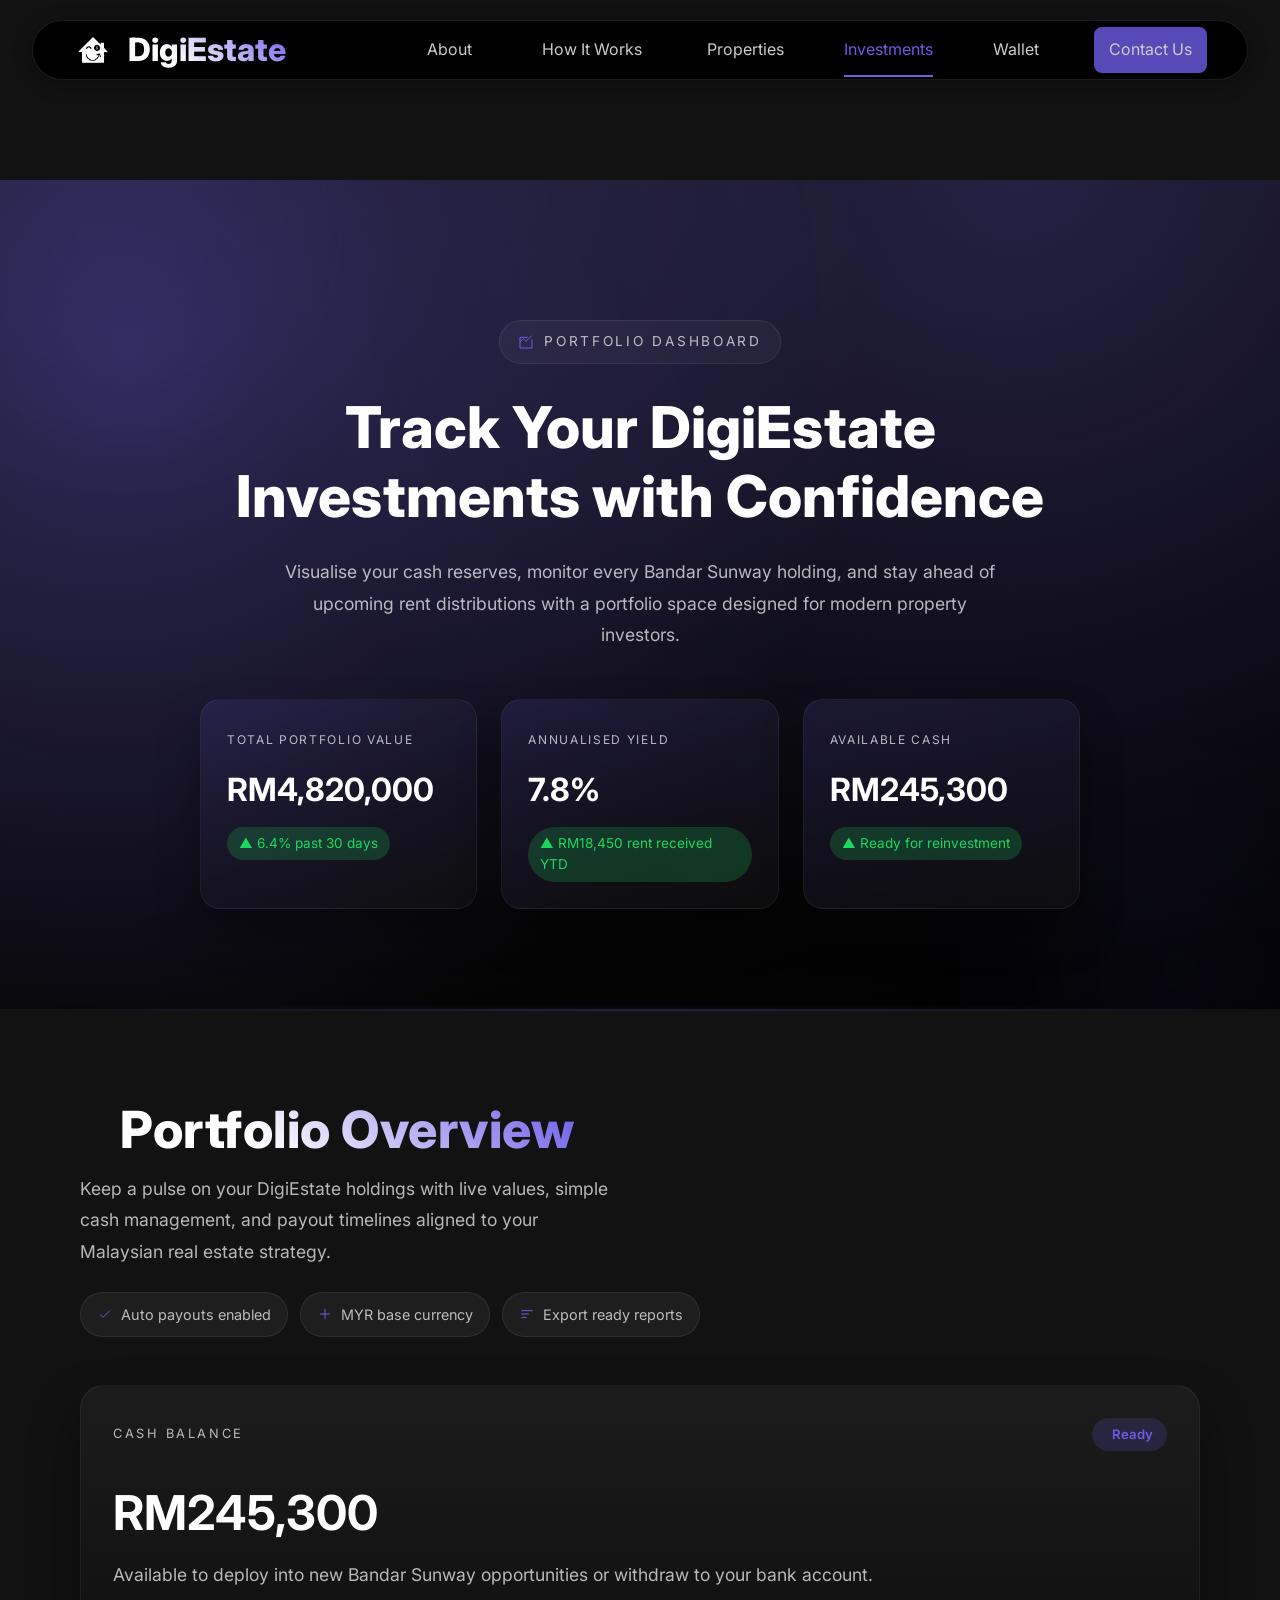
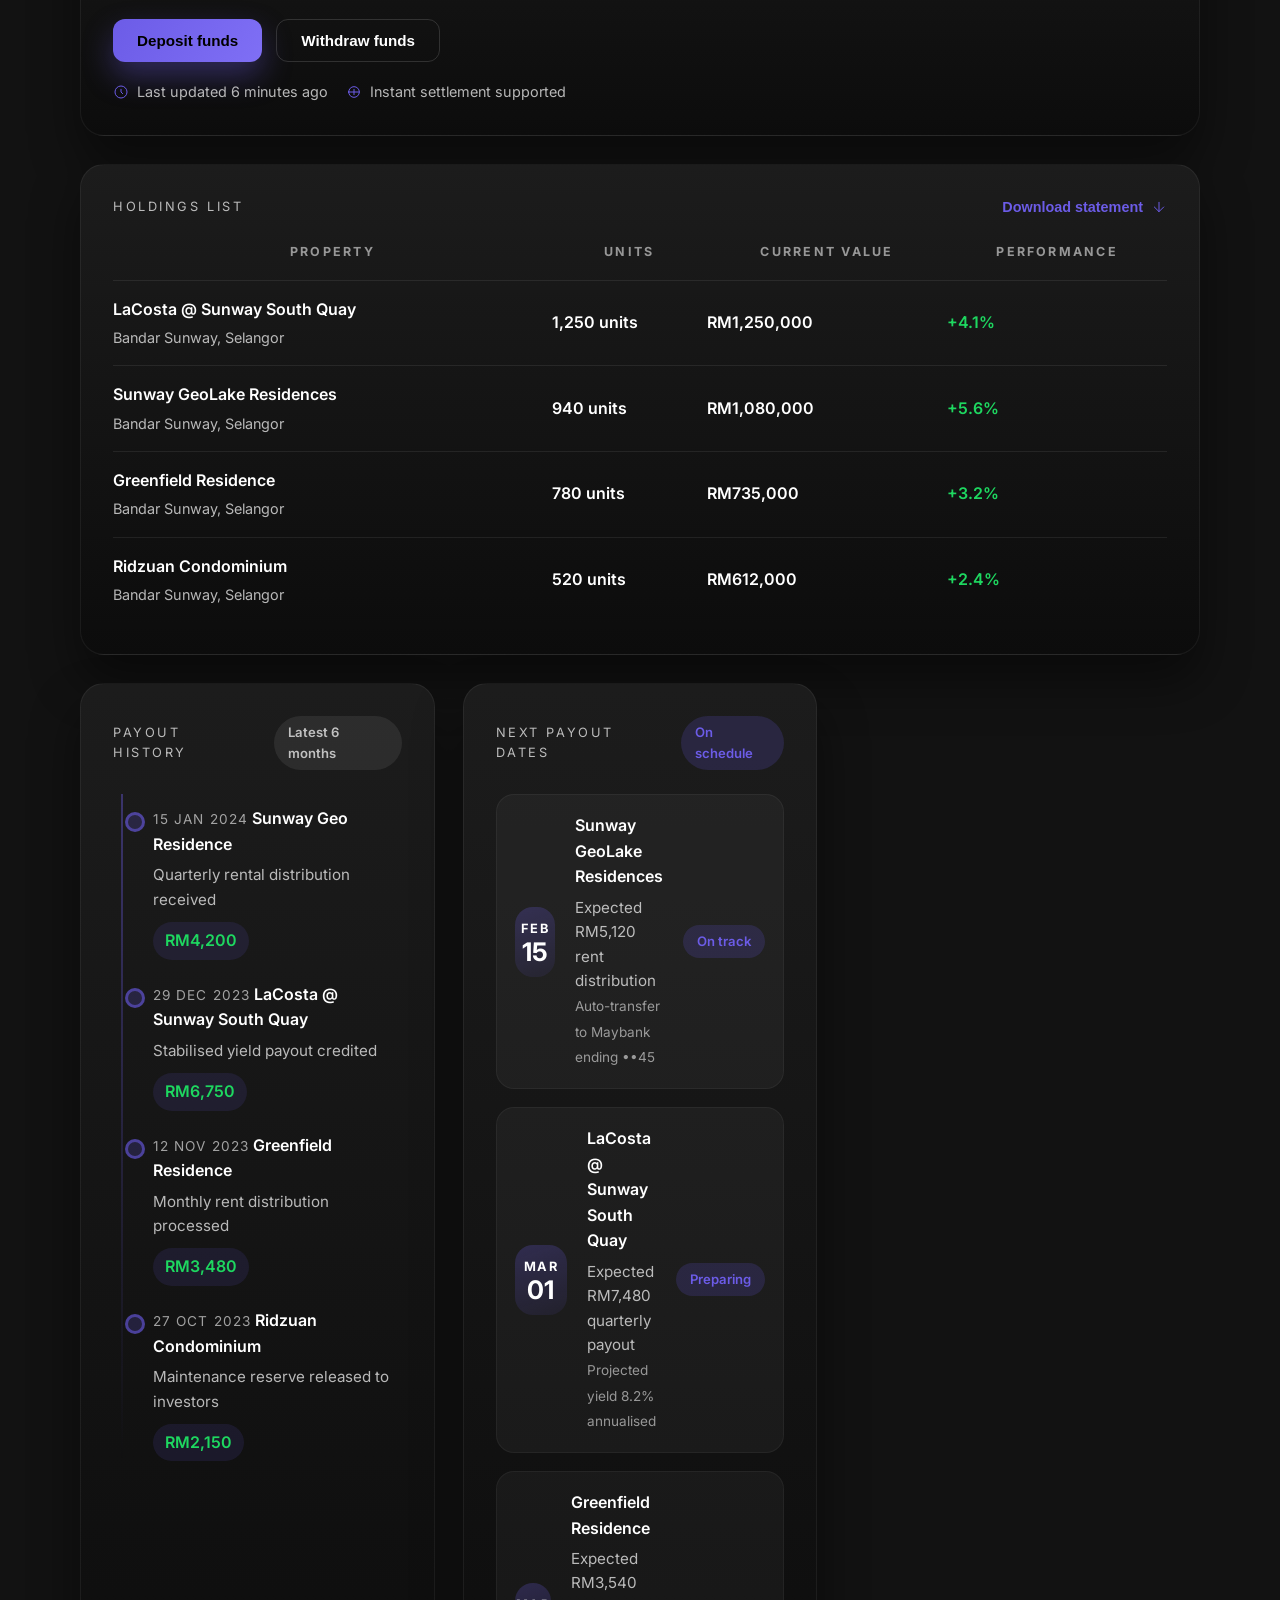
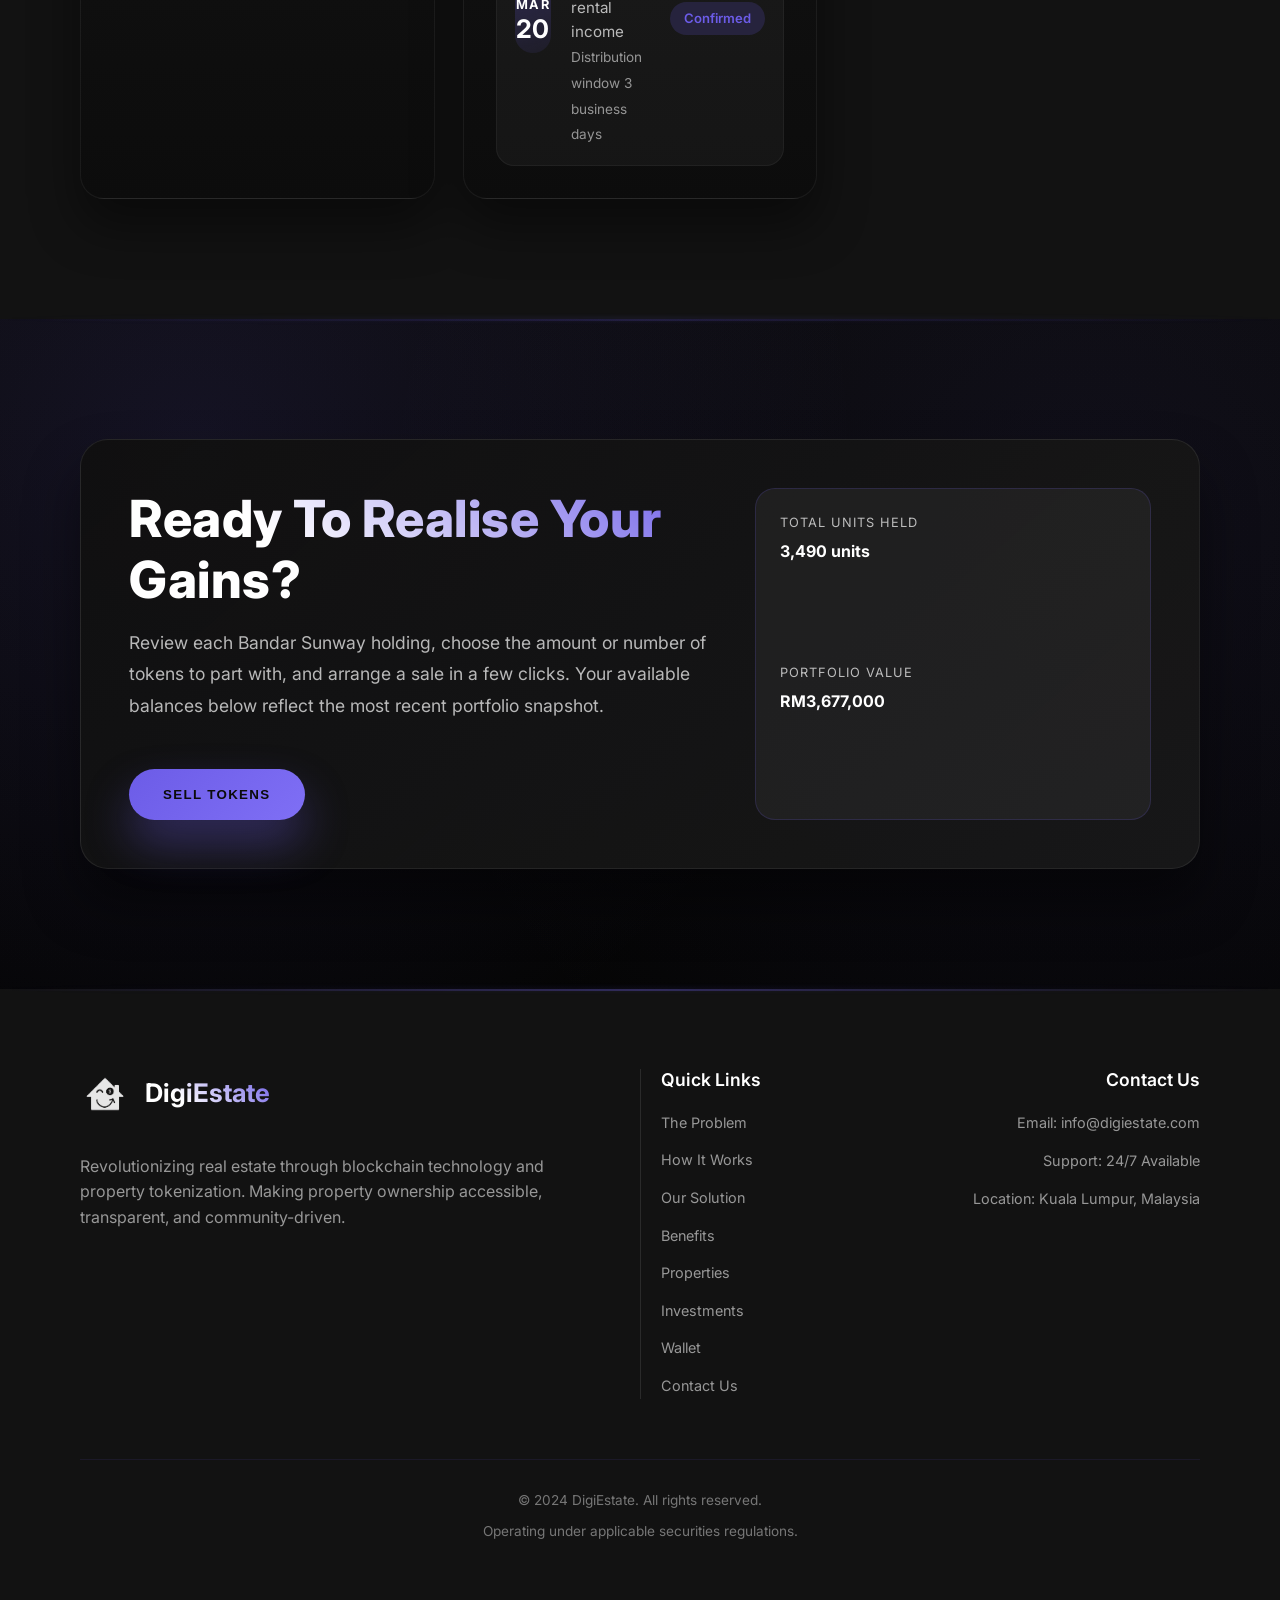
<file: investments.html>
<!DOCTYPE html>
<html lang="en">
<head>
    <meta charset="UTF-8">
    <meta name="viewport" content="width=device-width, initial-scale=1.0">
    <title>DigiEstate - Investments</title>
    <link rel="icon" type="image/png" href="/images/digiestate-logo.png">
    <link rel="shortcut icon" type="image/png" href="/images/digiestate-logo.png">
    <link rel="stylesheet" href="css/main.css">
    <link rel="stylesheet" href="css/layout.css">
    <link rel="stylesheet" href="css/components/navigation.css">
    <link rel="stylesheet" href="css/components/footer.css">
    <link rel="stylesheet" href="css/sections/investments.css">
    <script src="js/common.js"></script>
</head>
<body>
    <nav class="nav">
        <div class="container nav-container">
            <a href="/" class="nav-brand">
                <img src="/images/digiestate-logo.png" alt="DigiEstate Logo" class="logo">
                <span class="nav-logo">DigiEstate</span>
            </a>
            <div class="nav-links">
                <div class="nav-item">
                    <a href="/#problem" class="nav-link">About</a>
                    <div class="nav-dropdown">
                        <a href="/#problem" class="scroll-link">The Problem</a>
                        <a href="/#benefits" class="scroll-link">Benefits</a>
                    </div>
                </div>
                <div class="nav-item">
                    <a href="/#tokenization" class="nav-link">How It Works</a>
                    <div class="nav-dropdown">
                        <a href="/#tokenization" class="scroll-link">Tokenization</a>
                    </div>
                </div>
                <a href="/marketplace.html" class="nav-page">Properties</a>
                <a href="/investments.html" class="nav-page">Investments</a>
                <a href="/wallet.html" class="nav-page">Wallet</a>
                <a href="/#contact" class="nav-page contact-btn">Contact Us</a>
            </div>
        </div>
    </nav>

    <section class="portfolio-hero">
        <div class="container">
            <span class="portfolio-label">
                <svg viewBox="0 0 24 24" fill="none" xmlns="http://www.w3.org/2000/svg" aria-hidden="true">
                    <path d="M3 12l5-5 4 4 8-8" stroke="currentColor" stroke-width="1.5" stroke-linecap="round" stroke-linejoin="round" />
                    <path d="M21 9v12H3V5h11" stroke="currentColor" stroke-width="1.5" stroke-linecap="round" stroke-linejoin="round" />
                </svg>
                Portfolio Dashboard
            </span>
            <h1>Track Your DigiEstate Investments with Confidence</h1>
            <p>
                Visualise your cash reserves, monitor every Bandar Sunway holding, and stay ahead of upcoming rent
                distributions with a portfolio space designed for modern property investors.
            </p>
            <div class="hero-metrics">
                <div class="metric-card">
                    <span class="metric-label">Total Portfolio Value</span>
                    <span class="metric-value">RM4,820,000</span>
                    <span class="metric-change">▲ 6.4% past 30 days</span>
                </div>
                <div class="metric-card">
                    <span class="metric-label">Annualised Yield</span>
                    <span class="metric-value">7.8%</span>
                    <span class="metric-change">▲ RM18,450 rent received YTD</span>
                </div>
                <div class="metric-card">
                    <span class="metric-label">Available Cash</span>
                    <span class="metric-value">RM245,300</span>
                    <span class="metric-change">▲ Ready for reinvestment</span>
                </div>
            </div>
        </div>
    </section>

    <section class="portfolio-dashboard">
        <div class="container">
            <div class="dashboard-intro">
                <div>
                    <h2>Portfolio Overview</h2>
                    <p>
                        Keep a pulse on your DigiEstate holdings with live values, simple cash management, and payout timelines
                        aligned to your Malaysian real estate strategy.
                    </p>
                </div>
                <div class="portfolio-tags">
                    <span class="portfolio-tag">
                        <svg viewBox="0 0 24 24" fill="none" xmlns="http://www.w3.org/2000/svg" aria-hidden="true">
                            <path d="M5 13l4 4L19 7" stroke="currentColor" stroke-width="1.5" stroke-linecap="round" stroke-linejoin="round" />
                        </svg>
                        Auto payouts enabled
                    </span>
                    <span class="portfolio-tag">
                        <svg viewBox="0 0 24 24" fill="none" xmlns="http://www.w3.org/2000/svg" aria-hidden="true">
                            <path d="M12 5v14M5 12h14" stroke="currentColor" stroke-width="1.5" stroke-linecap="round" stroke-linejoin="round" />
                        </svg>
                        MYR base currency
                    </span>
                    <span class="portfolio-tag">
                        <svg viewBox="0 0 24 24" fill="none" xmlns="http://www.w3.org/2000/svg" aria-hidden="true">
                            <path d="M4 7h16M4 12h10M4 17h7" stroke="currentColor" stroke-width="1.5" stroke-linecap="round" stroke-linejoin="round" />
                        </svg>
                        Export ready reports
                    </span>
                </div>
            </div>

            <div class="dashboard-grid">
                <div class="portfolio-card cash-card">
                    <div class="card-header">
                        <span class="card-eyebrow">Cash balance</span>
                        <span class="status-pill">
                            <svg viewBox="0 0 24 24" fill="none" xmlns="http://www.w3.org/2000/svg" aria-hidden="true">
                                <path d="M5 13l4 4L19 7" stroke="currentColor" stroke-width="1.5" stroke-linecap="round" stroke-linejoin="round" />
                            </svg>
                            Ready
                        </span>
                    </div>
                    <div class="balance-amount">RM245,300</div>
                    <p class="balance-subtext">Available to deploy into new Bandar Sunway opportunities or withdraw to your bank account.</p>
                    <div class="balance-actions">
                        <button class="action-btn primary" type="button">Deposit funds</button>
                        <button class="action-btn ghost" type="button">Withdraw funds</button>
                    </div>
                    <div class="balance-meta">
                        <span>
                            <svg viewBox="0 0 24 24" fill="none" xmlns="http://www.w3.org/2000/svg" aria-hidden="true">
                                <path d="M12 8v4l2.5 2.5" stroke="currentColor" stroke-width="1.5" stroke-linecap="round" stroke-linejoin="round" />
                                <circle cx="12" cy="12" r="9" stroke="currentColor" stroke-width="1.5" />
                            </svg>
                            Last updated 6 minutes ago
                        </span>
                        <span>
                            <svg viewBox="0 0 24 24" fill="none" xmlns="http://www.w3.org/2000/svg" aria-hidden="true">
                                <path d="M4 12h16M4 12c0-4.418 3.582-8 8-8s8 3.582 8 8-3.582 8-8 8-8-3.582-8-8z" stroke="currentColor" stroke-width="1.5" stroke-linecap="round" stroke-linejoin="round" />
                                <path d="M12 8v8" stroke="currentColor" stroke-width="1.5" stroke-linecap="round" stroke-linejoin="round" />
                            </svg>
                            Instant settlement supported
                        </span>
                    </div>
                </div>

                <div class="portfolio-card holdings-card">
                    <div class="card-header">
                        <span class="card-eyebrow">Holdings list</span>
                        <button class="action-link" type="button" aria-label="Download detailed holdings statement">
                            Download statement
                            <svg viewBox="0 0 24 24" fill="none" xmlns="http://www.w3.org/2000/svg" aria-hidden="true">
                                <path d="M12 5v14M19 12l-7 7-7-7" stroke="currentColor" stroke-width="1.5" stroke-linecap="round" stroke-linejoin="round" />
                            </svg>
                        </button>
                    </div>
                    <table>
                        <thead>
                            <tr>
                                <th scope="col">Property</th>
                                <th scope="col">Units</th>
                                <th scope="col">Current value</th>
                                <th scope="col">Performance</th>
                            </tr>
                        </thead>
                        <tbody>
                            <tr>
                                <td>
                                    <div class="holding-name">
                                        <span class="name">LaCosta @ Sunway South Quay</span>
                                        <span class="location">Bandar Sunway, Selangor</span>
                                    </div>
                                </td>
                                <td class="units">1,250 units</td>
                                <td class="value">RM1,250,000</td>
                                <td class="performance positive">+4.1%</td>
                            </tr>
                            <tr>
                                <td>
                                    <div class="holding-name">
                                        <span class="name">Sunway GeoLake Residences</span>
                                        <span class="location">Bandar Sunway, Selangor</span>
                                    </div>
                                </td>
                                <td class="units">940 units</td>
                                <td class="value">RM1,080,000</td>
                                <td class="performance positive">+5.6%</td>
                            </tr>
                            <tr>
                                <td>
                                    <div class="holding-name">
                                        <span class="name">Greenfield Residence</span>
                                        <span class="location">Bandar Sunway, Selangor</span>
                                    </div>
                                </td>
                                <td class="units">780 units</td>
                                <td class="value">RM735,000</td>
                                <td class="performance positive">+3.2%</td>
                            </tr>
                            <tr>
                                <td>
                                    <div class="holding-name">
                                        <span class="name">Ridzuan Condominium</span>
                                        <span class="location">Bandar Sunway, Selangor</span>
                                    </div>
                                </td>
                                <td class="units">520 units</td>
                                <td class="value">RM612,000</td>
                                <td class="performance positive">+2.4%</td>
                            </tr>
                        </tbody>
                    </table>
                </div>

                <div class="portfolio-card history-card">
                    <div class="card-header">
                        <span class="card-eyebrow">Payout history</span>
                        <span class="status-pill neutral">Latest 6 months</span>
                    </div>
                    <ul class="history-list">
                        <li class="history-item">
                            <span class="history-date">15 Jan 2024</span>
                            <span class="history-title">Sunway Geo Residence</span>
                            <span class="history-detail">Quarterly rental distribution received</span>
                            <span class="history-amount">RM4,200</span>
                        </li>
                        <li class="history-item">
                            <span class="history-date">29 Dec 2023</span>
                            <span class="history-title">LaCosta @ Sunway South Quay</span>
                            <span class="history-detail">Stabilised yield payout credited</span>
                            <span class="history-amount">RM6,750</span>
                        </li>
                        <li class="history-item">
                            <span class="history-date">12 Nov 2023</span>
                            <span class="history-title">Greenfield Residence</span>
                            <span class="history-detail">Monthly rent distribution processed</span>
                            <span class="history-amount">RM3,480</span>
                        </li>
                        <li class="history-item">
                            <span class="history-date">27 Oct 2023</span>
                            <span class="history-title">Ridzuan Condominium</span>
                            <span class="history-detail">Maintenance reserve released to investors</span>
                            <span class="history-amount">RM2,150</span>
                        </li>
                    </ul>
                </div>

                <div class="portfolio-card next-payouts">
                    <div class="card-header">
                        <span class="card-eyebrow">Next payout dates</span>
                        <span class="status-pill">On schedule</span>
                    </div>
                    <div class="payout-schedule">
                        <div class="payout-row">
                            <div class="payout-date">
                                <span class="month">FEB</span>
                                <span class="day">15</span>
                            </div>
                            <div class="payout-details">
                                <span class="property">Sunway GeoLake Residences</span>
                                <span class="amount">Expected RM5,120 rent distribution</span>
                                <span class="notes">Auto-transfer to Maybank ending ••45</span>
                            </div>
                            <span class="status-pill">On track</span>
                        </div>
                        <div class="payout-row">
                            <div class="payout-date">
                                <span class="month">MAR</span>
                                <span class="day">01</span>
                            </div>
                            <div class="payout-details">
                                <span class="property">LaCosta @ Sunway South Quay</span>
                                <span class="amount">Expected RM7,480 quarterly payout</span>
                                <span class="notes">Projected yield 8.2% annualised</span>
                            </div>
                            <span class="status-pill">Preparing</span>
                        </div>
                        <div class="payout-row">
                            <div class="payout-date">
                                <span class="month">MAR</span>
                                <span class="day">20</span>
                            </div>
                            <div class="payout-details">
                                <span class="property">Greenfield Residence</span>
                                <span class="amount">Expected RM3,540 rental income</span>
                                <span class="notes">Distribution window 3 business days</span>
                            </div>
                            <span class="status-pill">Confirmed</span>
                        </div>
                    </div>
                </div>
            </div>
        </div>
    </section>

    <section class="portfolio-actions" aria-labelledby="sellTokensHeading">
        <div class="container">
            <div class="sell-cta">
                <div class="sell-cta__content">
                    <h2 id="sellTokensHeading">Ready to realise your gains?</h2>
                    <p>
                        Review each Bandar Sunway holding, choose the amount or number of tokens to part with, and
                        arrange a sale in a few clicks. Your available balances below reflect the most recent
                        portfolio snapshot.
                    </p>
                </div>
                <div class="sell-cta__summary" role="presentation">
                    <div class="sell-cta__metric">
                        <span class="sell-cta__label">Total units held</span>
                        <strong>3,490 units</strong>
                    </div>
                    <div class="sell-cta__metric">
                        <span class="sell-cta__label">Portfolio value</span>
                        <strong>RM3,677,000</strong>
                    </div>
                </div>
                <button type="button" class="sell-cta__button" id="openSellModal">Sell tokens</button>
            </div>
        </div>
    </section>

    <div class="sell-modal" id="sellModal" hidden>
        <div class="sell-modal__overlay" data-sell-close></div>
        <div class="sell-modal__dialog" role="dialog" aria-modal="true" aria-labelledby="sellModalTitle"
            tabindex="-1">
            <button type="button" class="sell-modal__close" data-sell-close aria-label="Close sell details">
                <svg viewBox="0 0 24 24" fill="none" xmlns="http://www.w3.org/2000/svg" aria-hidden="true">
                    <path d="M6 6l12 12M6 18L18 6" stroke="currentColor" stroke-width="1.5" stroke-linecap="round"
                        stroke-linejoin="round" />
                </svg>
            </button>
            <div class="sell-modal__header">
                <span class="sell-modal__eyebrow">Portfolio exit</span>
                <h2 id="sellModalTitle">Schedule a token sale</h2>
                <p class="sell-modal__intro">
                    Select the property you would like to exit, decide whether to sell by amount or units, and preview
                    the expected proceeds before confirming the order.
                </p>
            </div>
            <form class="sell-form" id="sellForm" novalidate>
                <div class="sell-form__field">
                    <label for="sellProperty">Choose property</label>
                    <select id="sellProperty" name="sellProperty">
                        <option value="lacosta">LaCosta @ Sunway South Quay</option>
                        <option value="geolake">Sunway GeoLake Residences</option>
                        <option value="greenfield">Greenfield Residence</option>
                        <option value="ridzuan">Ridzuan Condominium</option>
                    </select>
                </div>
                <fieldset class="sell-form__toggle" aria-label="Choose sale input mode">
                    <legend class="sell-form__toggle-label">Amount or Units</legend>
                    <label class="sell-form__toggle-option">
                        <input type="radio" name="sellMode" value="amount" checked>
                        <span>Amount (RM)</span>
                    </label>
                    <label class="sell-form__toggle-option">
                        <input type="radio" name="sellMode" value="units">
                        <span>Units</span>
                    </label>
                </fieldset>
                <div class="sell-form__fields">
                    <div class="sell-input">
                        <label for="sellAmount">Amount (RM)</label>
                        <input type="number" id="sellAmount" name="sellAmount" inputmode="decimal" min="0"
                            step="1" placeholder="0.00">
                    </div>
                    <div class="sell-input">
                        <label for="sellUnits">Units</label>
                        <input type="number" id="sellUnits" name="sellUnits" inputmode="decimal" min="0"
                            step="1" placeholder="0" disabled>
                    </div>
                </div>
                <div class="sell-slider">
                    <div class="sell-slider__header">
                        <label for="sellSlider">Adjust sale size</label>
                        <span class="sell-slider__range" data-sell-slider-range>0% → 100%</span>
                    </div>
                    <input type="range" id="sellSlider" name="sellSlider" min="0" max="100" value="0" step="1">
                    <span class="sell-slider__value" aria-live="polite" data-sell-slider-value>0% of holdings</span>
                </div>
                <div class="sell-summary" aria-live="polite">
                    <div class="sell-summary__item">
                        <span class="sell-summary__label">Available units</span>
                        <span class="sell-summary__value" data-available-units>0</span>
                    </div>
                    <div class="sell-summary__item">
                        <span class="sell-summary__label">Unit price</span>
                        <span class="sell-summary__value" data-unit-price>RM0.00</span>
                    </div>
                    <div class="sell-summary__item">
                        <span class="sell-summary__label">Estimated proceeds</span>
                        <span class="sell-summary__value" data-estimated-proceeds>RM0.00</span>
                    </div>
                </div>
                <div class="sell-auto">
                    <label class="sell-auto__checkbox" for="sellAutoInvest">
                        <input type="checkbox" id="sellAutoInvest" name="sellAutoInvest">
                        Auto-invest future payouts?
                    </label>
                    <div class="sell-auto__cap">
                        <label for="sellAutoCap">Cap (% of proceeds)</label>
                        <input type="number" id="sellAutoCap" name="sellAutoCap" min="0" max="100" step="1"
                            value="25" disabled>
                    </div>
                </div>
                <button type="submit" class="sell-form__submit">Place sell order</button>
            </form>
        </div>
    </div>

    <footer>
        <div class="container">
            <div class="footer-content">
                <div class="footer-brand">
                    <div class="footer-logo">
                        <img src="images/digiestate-logo.png" alt="DigiEstate Logo">
                        <span>DigiEstate</span>
                    </div>
                    <p>Revolutionizing real estate through blockchain technology and property tokenization. Making property ownership accessible, transparent, and community-driven.</p>
                </div>
                <div class="footer-links">
                    <h4>Quick Links</h4>
                    <ul>
                        <li><a href="index.html#problem">The Problem</a></li>
                        <li><a href="index.html#tokenization">How It Works</a></li>
                        <li><a href="index.html#solution">Our Solution</a></li>
                        <li><a href="index.html#benefits">Benefits</a></li>
                        <li><a href="marketplace.html">Properties</a></li>
                        <li><a href="investments.html">Investments</a></li>
                        <li><a href="wallet.html">Wallet</a></li>
                        <li><a href="index.html#contact">Contact Us</a></li>
                    </ul>
                </div>
                <div class="footer-contact">
                    <h4>Contact Us</h4>
                    <p>Email: info@digiestate.com</p>
                    <p>Support: 24/7 Available</p>
                    <p>Location: Kuala Lumpur, Malaysia</p>
                </div>
            </div>
            <div class="footer-bottom">
                <p>© 2024 DigiEstate. All rights reserved.</p>
                <p class="disclaimer">Operating under applicable securities regulations.</p>
            </div>
        </div>
    </footer>
    <script src="js/investments.js"></script>
</body>
</html>
</file>
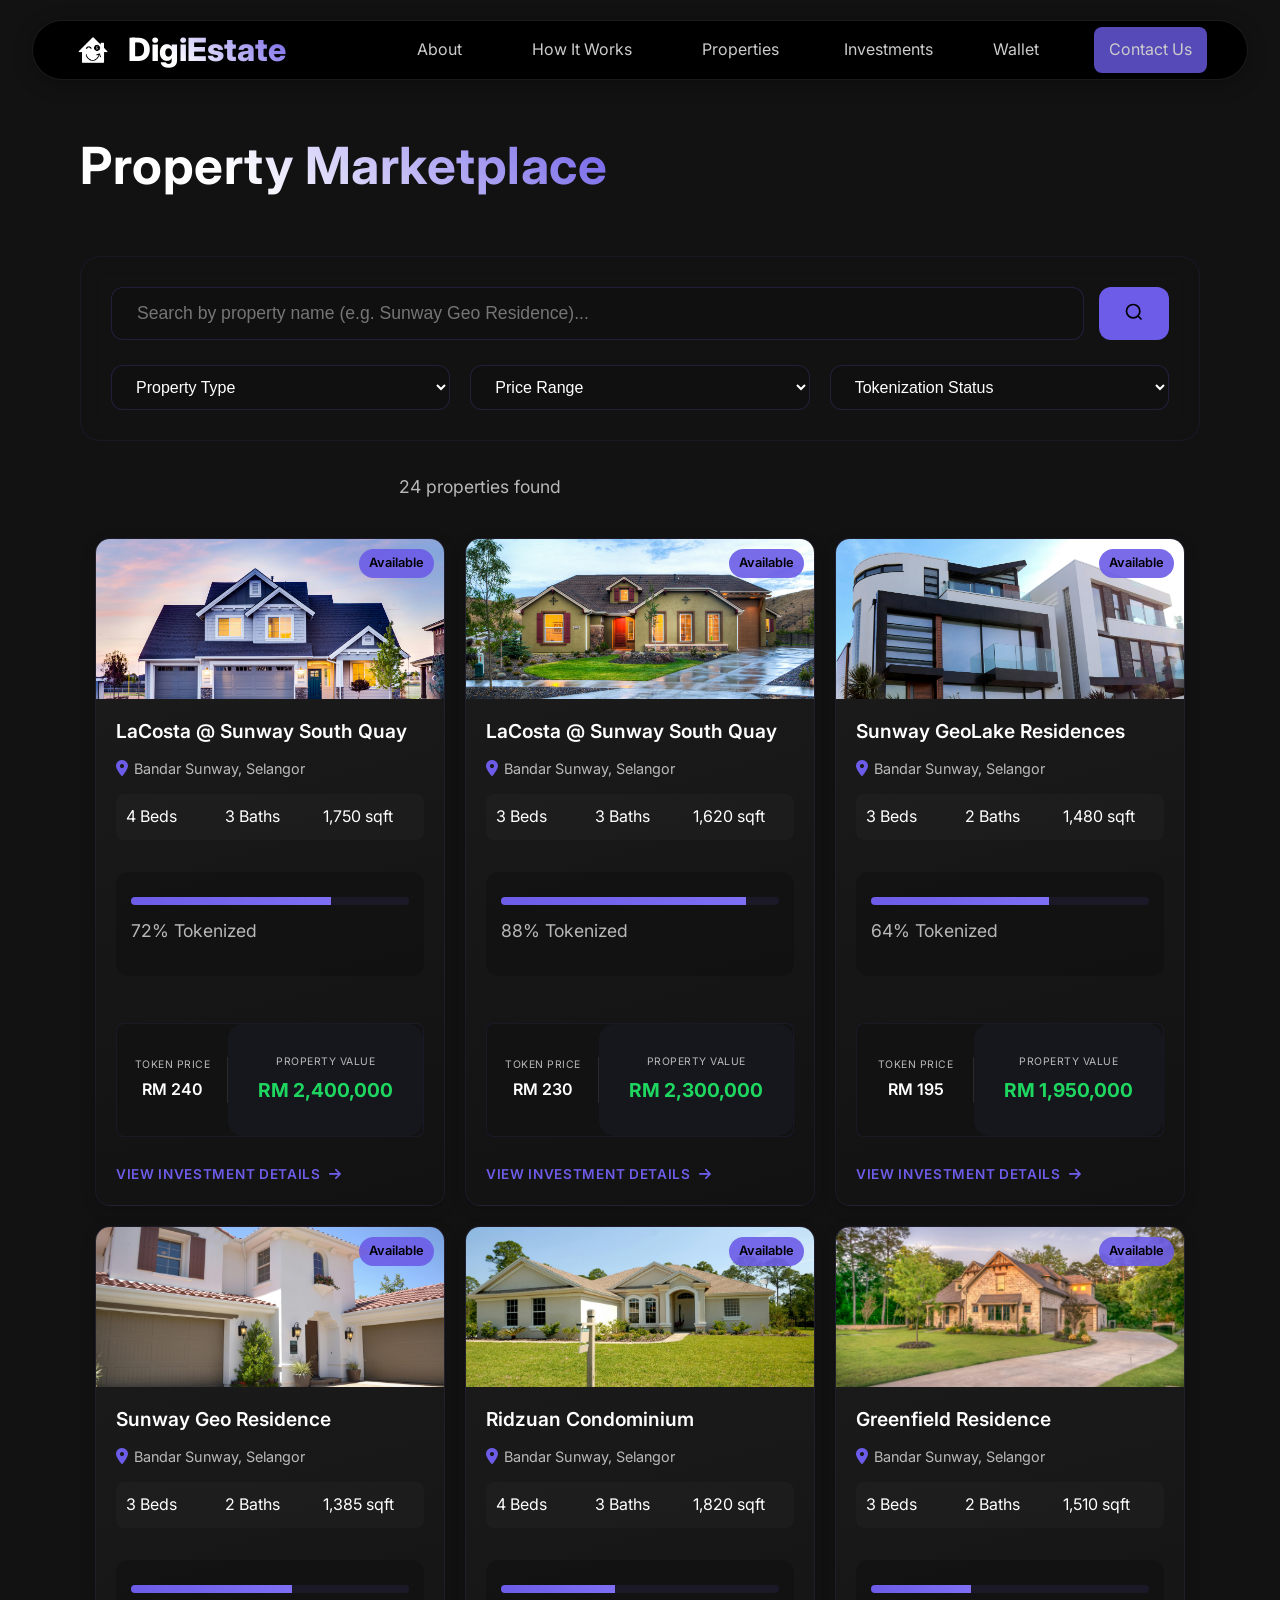
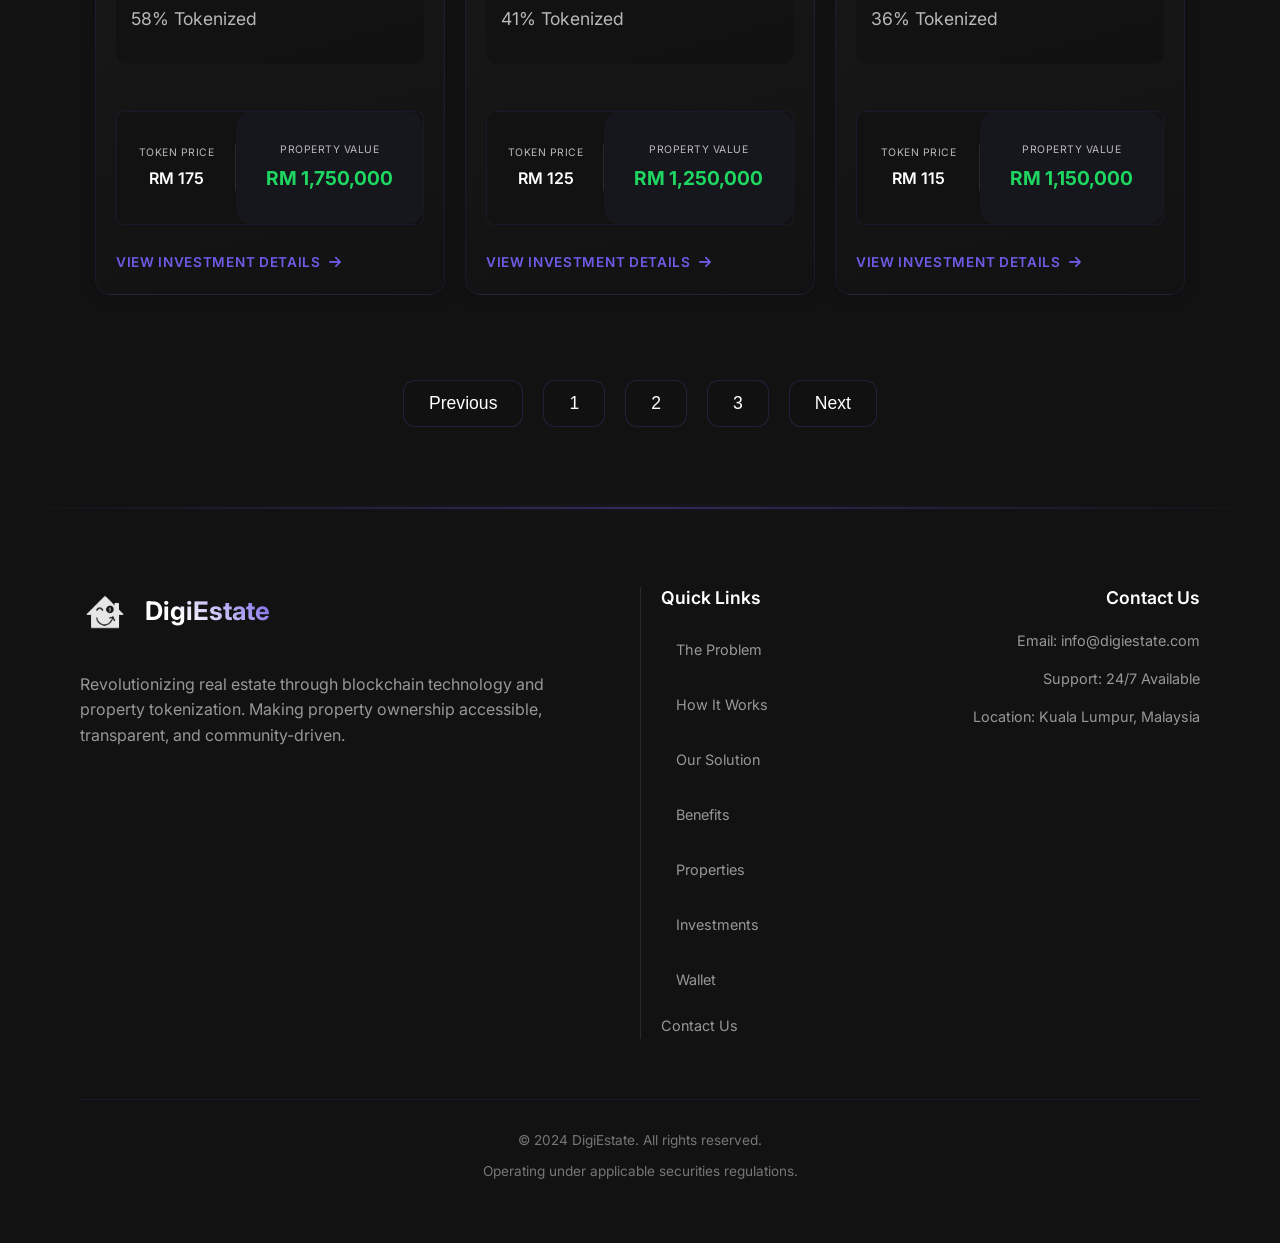
<file: marketplace.html>
<!DOCTYPE html>
<html lang="en">
<head>
    <meta charset="UTF-8">
    <meta name="viewport" content="width=device-width, initial-scale=1.0">
    <title>DigiEstate - Property Marketplace</title>
    <!-- Add favicon -->
    <link rel="icon" type="image/png" href="/images/digiestate-logo.png">
    <link rel="shortcut icon" type="image/png" href="/images/digiestate-logo.png">
    <!-- Base styles first -->
    <link rel="stylesheet" href="css/main.css">
    <link rel="stylesheet" href="css/layout.css">
    <!-- Components next -->
    <link rel="stylesheet" href="css/components/navigation.css">
    <link rel="stylesheet" href="css/components/hero.css">
    <link rel="stylesheet" href="css/components/footer.css">
    <link rel="stylesheet" href="css/components/cards.css">
    <link rel="stylesheet" href="css/components/forms.css">
    <link rel="stylesheet" href="css/components/chat.css">
    <!-- Add marketplace styles with correct path -->
    <link rel="stylesheet" href="css/sections/marketplace.css" type="text/css">
    <link rel="stylesheet" href="css/components/property-lookup.css">
    <link rel="stylesheet" href="css/components/property-dashboard.css">
    <!-- Add variables -->
    <style>
        :root {
            --primary: #000000;
            --secondary: #6C5CE7;
            --secondary-bright: #7F6FF5;
            --secondary-soft: #8E7CFF;
            --secondary-glow: rgba(108, 92, 231, 0.18);
            --financial-positive: #1ED760;
            --financial-positive-soft: rgba(30, 215, 96, 0.2);
            --text: #FFFFFF;
            --text-secondary: rgba(255, 255, 255, 0.7);
            --dark-gray: #121212;
            --medium-gray: #1E1E1E;
            --light-gray: #404040;
        }
    </style>
    <link href="https://fonts.googleapis.com/css2?family=Fira+Code:wght@400;500;600&display=swap" rel="stylesheet">
    <link rel="stylesheet" href="https://cdnjs.cloudflare.com/ajax/libs/font-awesome/6.0.0/css/all.min.css">
    <script src="js/common.js"></script>
</head>
<body>
    <nav class="nav">
        <div class="container nav-container">
            <a href="/" class="nav-brand">
                <img src="/images/digiestate-logo.png" alt="DigiEstate Logo" class="logo">
                <span class="nav-logo">DigiEstate</span>
            </a>
            <div class="nav-links">
                <div class="nav-item">
                    <a href="#about" class="nav-link">About</a>
                    <div class="nav-dropdown">
                        <a href="/#problem" class="scroll-link">The Problem</a>

                        <a href="/#benefits" class="scroll-link">Benefits</a>
                    </div>
                </div>
                <div class="nav-item">
                    <a href="#tokenization" class="nav-link">How It Works</a>
                    <div class="nav-dropdown">
                        <a href="/#tokenization" class="scroll-link">Tokenization</a>

                    </div>
                </div>
                <div class="nav-item">
                    <a href="/marketplace.html" class="nav-link">Properties</a>
                    <div class="nav-dropdown">
                        <a href="/marketplace.html">Browse Properties</a>
                        <a href="#" onclick="showPropertyLookup(event)">Property Lookup</a>
                    </div>
                </div>
                <a href="/investments.html" class="nav-page">Investments</a>
                <a href="/wallet.html" class="nav-page">Wallet</a>
                <a href="/#contact" class="nav-page contact-btn">Contact Us</a>
            </div>
        </div>
    </nav>

    <section class="transactions">
        <div class="container">
            <h2 class="marketplace-title">Property Marketplace</h2>
            
            <!-- Marketplace View -->
            <div class="view-content marketplace-view" id="marketplace-view">
                <div class="search-container">
                    <div class="search-bar">
                        <input type="text" id="propertySearch" placeholder="Search by property name (e.g. Sunway Geo Residence)...">
                        <button class="search-btn" type="button">
                            <svg width="20" height="20" viewBox="0 0 24 24" fill="none" stroke="currentColor" stroke-width="2">
                                <circle cx="11" cy="11" r="8"/>
                                <line x1="21" y1="21" x2="16.65" y2="16.65"/>
                            </svg>
                        </button>
                    </div>
                    <div class="filter-options">
                        <select id="propertyType">
                            <option value="">Property Type</option>
                            <option value="residential">Residential</option>
                            <option value="commercial">Commercial</option>
                            <option value="industrial">Industrial</option>
                        </select>
                        <select id="priceRange">
                            <option value="">Price Range</option>
                            <option value="800000-2000000">RM800k - RM2M</option>
                            <option value="2000000-3500000">RM2M - RM3.5M</option>
                            <option value="3500000-5000000">RM3.5M - RM5M</option>
                            <option value="5000000-7000000">RM5M - RM7M</option>
                            <option value="7000000-9000000">RM7M - RM9M</option>
                        </select>
                        <select id="tokenization">
                            <option value="">Tokenization Status</option>
                            <option value="available">Available for Tokenization</option>
                            <option value="in-progress">Tokenization in Progress</option>
                            <option value="completed">Fully Tokenized</option>
                        </select>
                    </div>
                </div>

                <div class="property-grid"></div>

                <div class="pagination">
                    <button class="page-btn prev-page" type="button" aria-label="Previous page">Previous</button>
                    <button class="page-btn" type="button" data-page="1">1</button>
                    <button class="page-btn" type="button" data-page="2">2</button>
                    <button class="page-btn" type="button" data-page="3">3</button>
                    <button class="page-btn next-page" type="button" aria-label="Next page">Next</button>
                </div>
            </div>

            <!-- Property Lookup View -->
            <div class="view-content lookup-view" id="lookup-view" style="display: none;">
                <div class="lookup-form">
                    <div class="form-group">
                        <label for="address">Property Address</label>
                        <input type="text" id="address" required>
                    </div>
                    <div class="form-row">
                        <div class="form-group">
                            <label for="city">City</label>
                            <input type="text" id="city" required>
                        </div>
                        <div class="form-group">
                            <label for="state">State</label>
                            <select id="state" required>
                                <option value="">Select State</option>
                                <option value="Johor">Johor</option>
                                <option value="Kedah">Kedah</option>
                                <option value="Kelantan">Kelantan</option>
                                <option value="Melaka">Melaka</option>
                                <option value="Negeri Sembilan">Negeri Sembilan</option>
                                <option value="Pahang">Pahang</option>
                                <option value="Penang">Penang</option>
                                <option value="Perak">Perak</option>
                                <option value="Perlis">Perlis</option>
                                <option value="Sabah">Sabah</option>
                                <option value="Sarawak">Sarawak</option>
                                <option value="Selangor">Selangor</option>
                                <option value="Terengganu">Terengganu</option>
                                <option value="Kuala Lumpur">Kuala Lumpur</option>
                                <option value="Labuan">Labuan</option>
                                <option value="Putrajaya">Putrajaya</option>
                            </select>
                        </div>
                    </div>
                    <button id="lookupBtn" class="lookup-btn">Look Up Property</button>
                </div>
                
                <div id="propertyResults" class="property-results" style="display: none;">
                    <div class="dashboard-grid">
                        <!-- Key Metrics Card -->
                        <div class="dashboard-card metrics-card">
                            <div class="metric-group">
                                <div class="metric primary">
                                    <span class="metric-value">${formatCurrency(data.propertyData.estimatedValue)}</span>
                                    <span class="metric-label">Property Value</span>
                                    <div class="metric-trend">+12% vs Market Avg</div>
                                </div>
                                <div class="stats-row">
                                    <div class="stat">
                                        <span class="stat-label">Annual Rental Income</span>
                                        <span class="stat-value">${formatCurrency(Math.round(data.propertyData.estimatedValue * 0.08))}</span>
                                    </div>
                                    <div class="stat">
                                        <span class="stat-label">Cap Rate</span>
                                        <span class="stat-value">8%</span>
                                    </div>
                                    <div class="stat">
                                        <span class="stat-label">5-Year ROI</span>
                                        <span class="stat-value">47%</span>
                                    </div>
                                </div>
                            </div>
                        </div>

                        <!-- Property Details -->
                        <div class="dashboard-card details-card">
                            <div class="property-header">
                                <div class="property-type">
                                    <i class="fas fa-home"></i>
                                    <span>${data.propertyData.propertyType}</span>
                                </div>
                                <div class="property-specs">
                                    <span><i class="fas fa-bed"></i> ${data.propertyData.bedrooms}</span>
                                    <span><i class="fas fa-bath"></i> ${data.propertyData.bathrooms}</span>
                                    <span><i class="fas fa-ruler-combined"></i> ${data.propertyData.squareFootage.toLocaleString()} sqft</span>
                                </div>
                            </div>
                            <div class="property-features">
                                <div class="feature">
                                    <span class="feature-label">Year Built</span>
                                    <span class="feature-value">${data.propertyData.yearBuilt}</span>
                                </div>
                                <div class="feature">
                                    <span class="feature-label">Lot Size</span>
                                    <span class="feature-value">${data.propertyData.lotSize}</span>
                                </div>
                                <div class="feature">
                                    <span class="feature-label">Price per Sq Ft</span>
                                    <span class="feature-value">${formatCurrency(Math.round(data.propertyData.estimatedValue / data.propertyData.squareFootage))}</span>
                                </div>
                            </div>
                        </div>

                        <!-- Action Button -->
                        <a href="/wallet.html" class="tokenize-btn" onclick="localStorage.setItem('propertyValue', '${data.propertyData.estimatedValue}')">
                            Start Tokenization Process
                        </a>
                    </div>
                </div>
                
                <div id="loadingIndicator" class="loading-indicator" style="display: none;">
                    <div class="spinner"></div>
                    <p>Fetching property data...</p>
                </div>
            </div>
        </div>
    </section>

    <footer>
        <div class="container">
            <div class="footer-content">
                <div class="footer-brand">
                    <div class="footer-logo">
                        <img src="images/digiestate-logo.png" alt="DigiEstate Logo">
                        <span>DigiEstate</span>
                    </div>
                    <p>Revolutionizing real estate through blockchain technology and property tokenization. Making property ownership accessible, transparent, and community-driven.</p>
                </div>

                <div class="footer-links">
                    <h4>Quick Links</h4>
                    <ul>
                        <li><a href="index.html#problem" class="nav-link">The Problem</a></li>
                        <li><a href="index.html#tokenization" class="nav-link">How It Works</a></li>
                        <li><a href="index.html#solution" class="nav-link">Our Solution</a></li>
                        <li><a href="index.html#benefits" class="nav-link">Benefits</a></li>
                        <li><a href="marketplace.html" class="nav-link">Properties</a></li>
                        <li><a href="investments.html" class="nav-link">Investments</a></li>
                        <li><a href="wallet.html" class="nav-link">Wallet</a></li>
                        <li><a href="index.html#contact">Contact Us</a></li>
                    </ul>
                </div>

                <div class="footer-contact">
                    <h4>Contact Us</h4>
                    <p>Email: info@digiestate.com</p>
                    <p>Support: 24/7 Available</p>
                    <p>Location: Kuala Lumpur, Malaysia</p>
                </div>
            </div>

            <div class="footer-bottom">
                <p>© 2024 DigiEstate. All rights reserved.</p>
                <p class="disclaimer">Operating under applicable securities regulations.</p>
            </div>
        </div>
    </footer>

    <script>
    function formatCurrency(value) {
        return new Intl.NumberFormat('ms-MY', {
            style: 'currency',
            currency: 'MYR',
            maximumFractionDigits: 0
        }).format(value);
    }
    </script>

    <script src="js/marketplace.js" defer></script>

    <script>
    document.addEventListener('DOMContentLoaded', () => {
        const toggleBtns = document.querySelectorAll('.toggle-btn');
        const views = document.querySelectorAll('.view-content');
        
        toggleBtns.forEach(btn => {
            btn.addEventListener('click', () => {
                // Update button states
                toggleBtns.forEach(b => b.classList.remove('active'));
                btn.classList.add('active');
                
                // Show selected view
                const viewToShow = btn.dataset.view;
                views.forEach(view => {
                    view.style.display = view.id === `${viewToShow}-view` ? 'block' : 'none';
                });
            });
        });
    });
    </script>

    <script>
    // Add property lookup functionality
    document.addEventListener('DOMContentLoaded', () => {
        const lookupForm = document.querySelector('.lookup-form');
        const lookupBtn = document.getElementById('lookupBtn');
        const propertyResults = document.getElementById('propertyResults');
        const loadingIndicator = document.getElementById('loadingIndicator');

        if (!lookupBtn || !propertyResults || !loadingIndicator) {
            console.error('Required elements not found');
            return;
        }

        const handleLookup = async (e) => {
            e.preventDefault();

            const address = document.getElementById('address').value;
            const city = document.getElementById('city').value;
            const state = document.getElementById('state').value;

            if (!address || !city || !state) {
                alert('Please fill in all fields');
                return;
            }

            // Show loading indicator
            loadingIndicator.style.display = 'flex';
            propertyResults.style.display = 'none';

            try {
                const response = await fetch('/.netlify/functions/property-lookup', {
                    method: 'POST',
                    headers: {
                        'Content-Type': 'application/json',
                    },
                    body: JSON.stringify({ address, city, state })
                });

                const data = await response.json();

                // Hide loading indicator
                loadingIndicator.style.display = 'none';

                if (data.error) {
                    propertyResults.innerHTML = `
                        <div class="error-message">
                            <h3>Error</h3>
                            <p>${data.error}</p>
                        </div>
                    `;
                } else {
                    // Display property results
                    propertyResults.innerHTML = createDashboardHTML(data);
                }
                propertyResults.style.display = 'block';
            } catch (error) {
                loadingIndicator.style.display = 'none';
                propertyResults.innerHTML = `
                    <div class="error-message">
                        <h3>Error</h3>
                        <p>Failed to fetch property data. Please try again later.</p>
                    </div>
                `;
                propertyResults.style.display = 'block';
            }
        };

        lookupBtn.addEventListener('click', handleLookup);
    });

    function createDashboardHTML(data) {
        const html = `
            <div class="dashboard-grid">
                <!-- Key Metrics Card -->
                <div class="dashboard-card metrics-card">
                    <div class="metric-group">
                        <div class="metric primary">
                            <span class="metric-value">${formatCurrency(data.propertyData.estimatedValue)}</span>
                            <span class="metric-label">Property Value</span>
                            <div class="metric-trend">+12% vs Market Avg</div>
                        </div>
                        <div class="stats-row">
                            <div class="stat">
                                <span class="stat-label">Annual Rental Income</span>
                                <span class="stat-value">${formatCurrency(Math.round(data.propertyData.estimatedValue * 0.08))}</span>
                            </div>
                            <div class="stat">
                                <span class="stat-label">Cap Rate</span>
                                <span class="stat-value">8%</span>
                            </div>
                            <div class="stat">
                                <span class="stat-label">5-Year ROI</span>
                                <span class="stat-value">47%</span>
                            </div>
                        </div>
                    </div>
                </div>

                <!-- Property Details -->
                <div class="dashboard-card details-card">
                    <div class="property-header">
                        <div class="property-type">
                            <i class="fas fa-home"></i>
                            <span>${data.propertyData.propertyType}</span>
                        </div>
                        <div class="property-specs">
                            <span><i class="fas fa-bed"></i> ${data.propertyData.bedrooms}</span>
                            <span><i class="fas fa-bath"></i> ${data.propertyData.bathrooms}</span>
                            <span><i class="fas fa-ruler-combined"></i> ${data.propertyData.squareFootage.toLocaleString()} sqft</span>
                        </div>
                    </div>
                    <div class="property-features">
                        <div class="feature">
                            <span class="feature-label">Year Built</span>
                            <span class="feature-value">${data.propertyData.yearBuilt}</span>
                        </div>
                        <div class="feature">
                            <span class="feature-label">Lot Size</span>
                            <span class="feature-value">${data.propertyData.lotSize}</span>
                        </div>
                        <div class="feature">
                            <span class="feature-label">Price per Sq Ft</span>
                            <span class="feature-value">${formatCurrency(Math.round(data.propertyData.estimatedValue / data.propertyData.squareFootage))}</span>
                        </div>
                    </div>
                </div>

                <!-- Action Button -->
                <a href="/wallet.html" class="tokenize-btn" onclick="localStorage.setItem('propertyValue', '${data.propertyData.estimatedValue}')">
                    Start Tokenization Process
                </a>
            </div>
        `;
        
        return html;
    }
    </script>

    <script>
    function showPropertyLookup(event) {
        event.preventDefault();
        const marketplaceView = document.querySelector('.marketplace-view');
        const lookupView = document.querySelector('.lookup-view');
        const pageTitle = document.querySelector('.marketplace-title');
        
        if (marketplaceView) marketplaceView.style.display = 'none';
        if (lookupView) lookupView.style.display = 'block';
        if (pageTitle) pageTitle.textContent = 'Property Lookup';
    }

    function showMarketplace() {
        const marketplaceView = document.querySelector('.marketplace-view');
        const lookupView = document.querySelector('.lookup-view');
        const pageTitle = document.querySelector('.marketplace-title');
        
        if (marketplaceView) marketplaceView.style.display = 'block';
        if (lookupView) lookupView.style.display = 'none';
        if (pageTitle) pageTitle.textContent = 'Property Marketplace';
    }

    // Show marketplace view by default
    document.addEventListener('DOMContentLoaded', () => {
        showMarketplace();
    });
    </script>
</body>
</html>
</file>
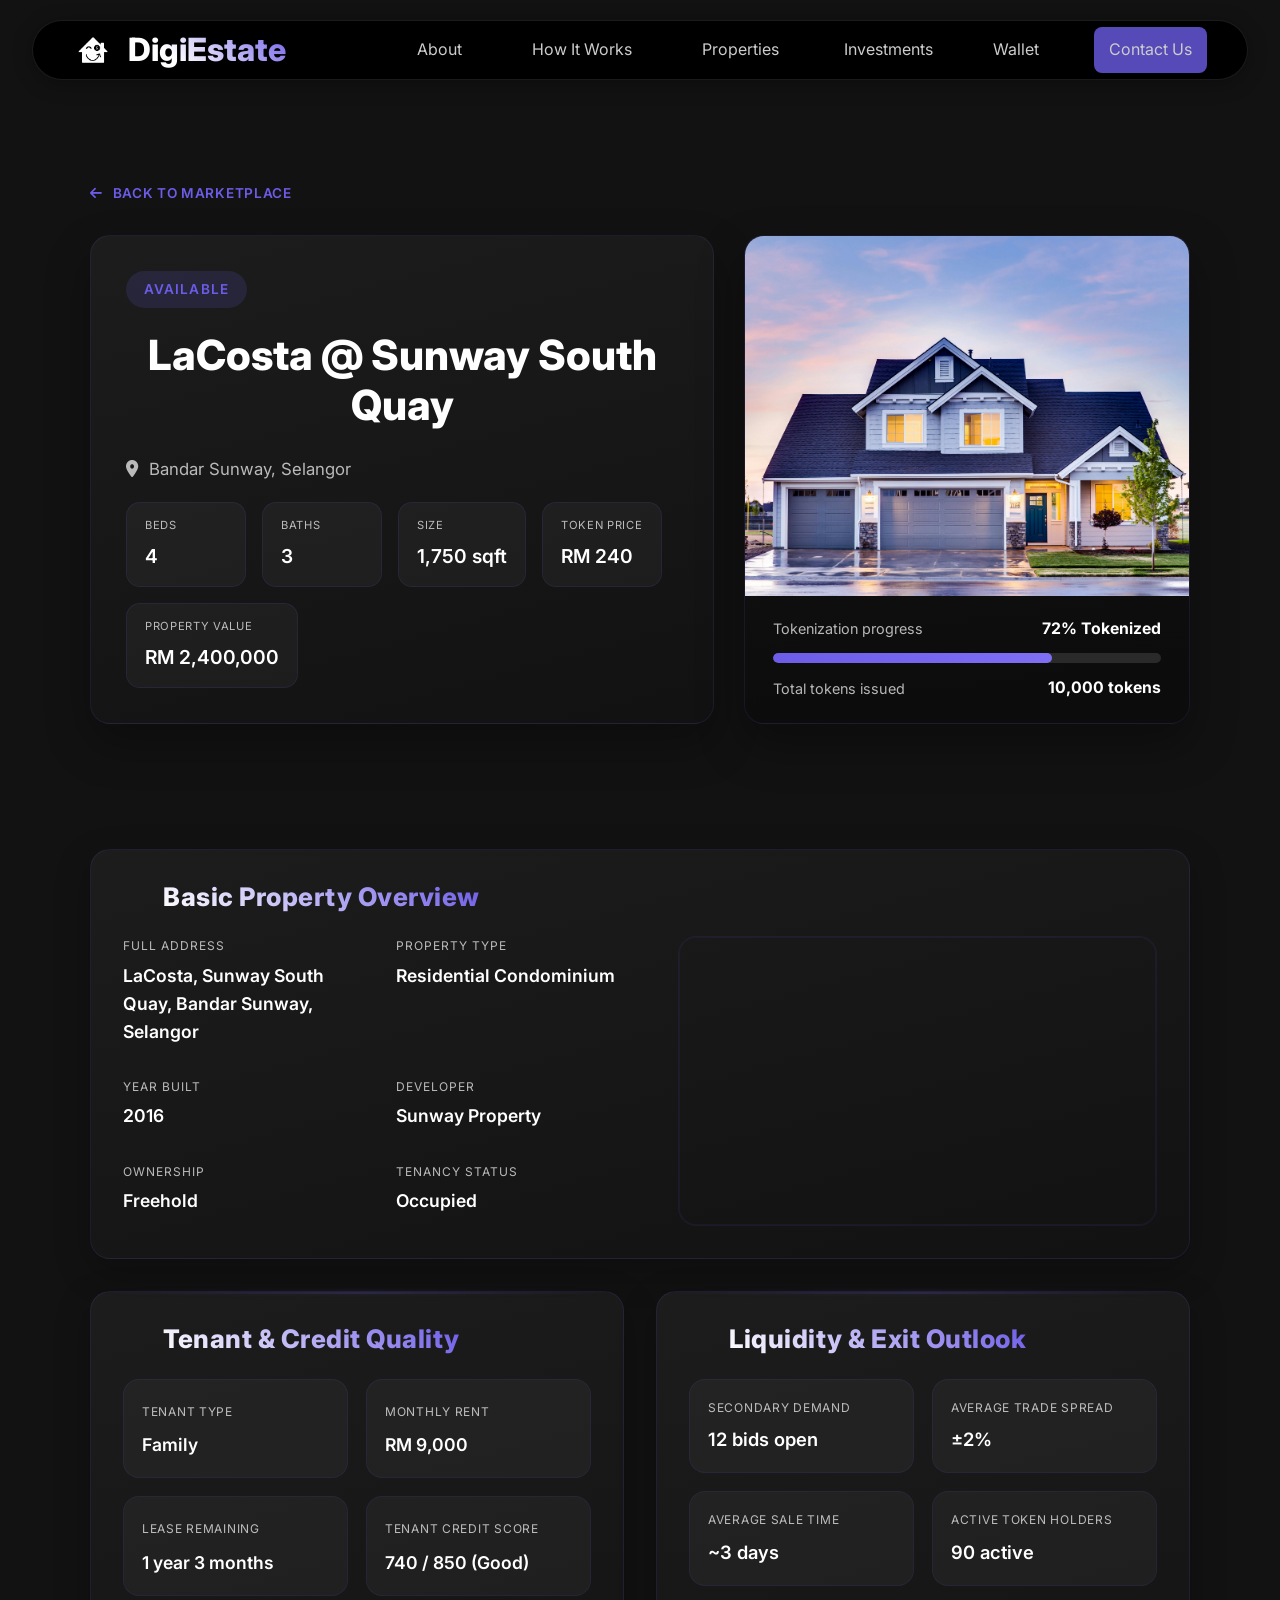
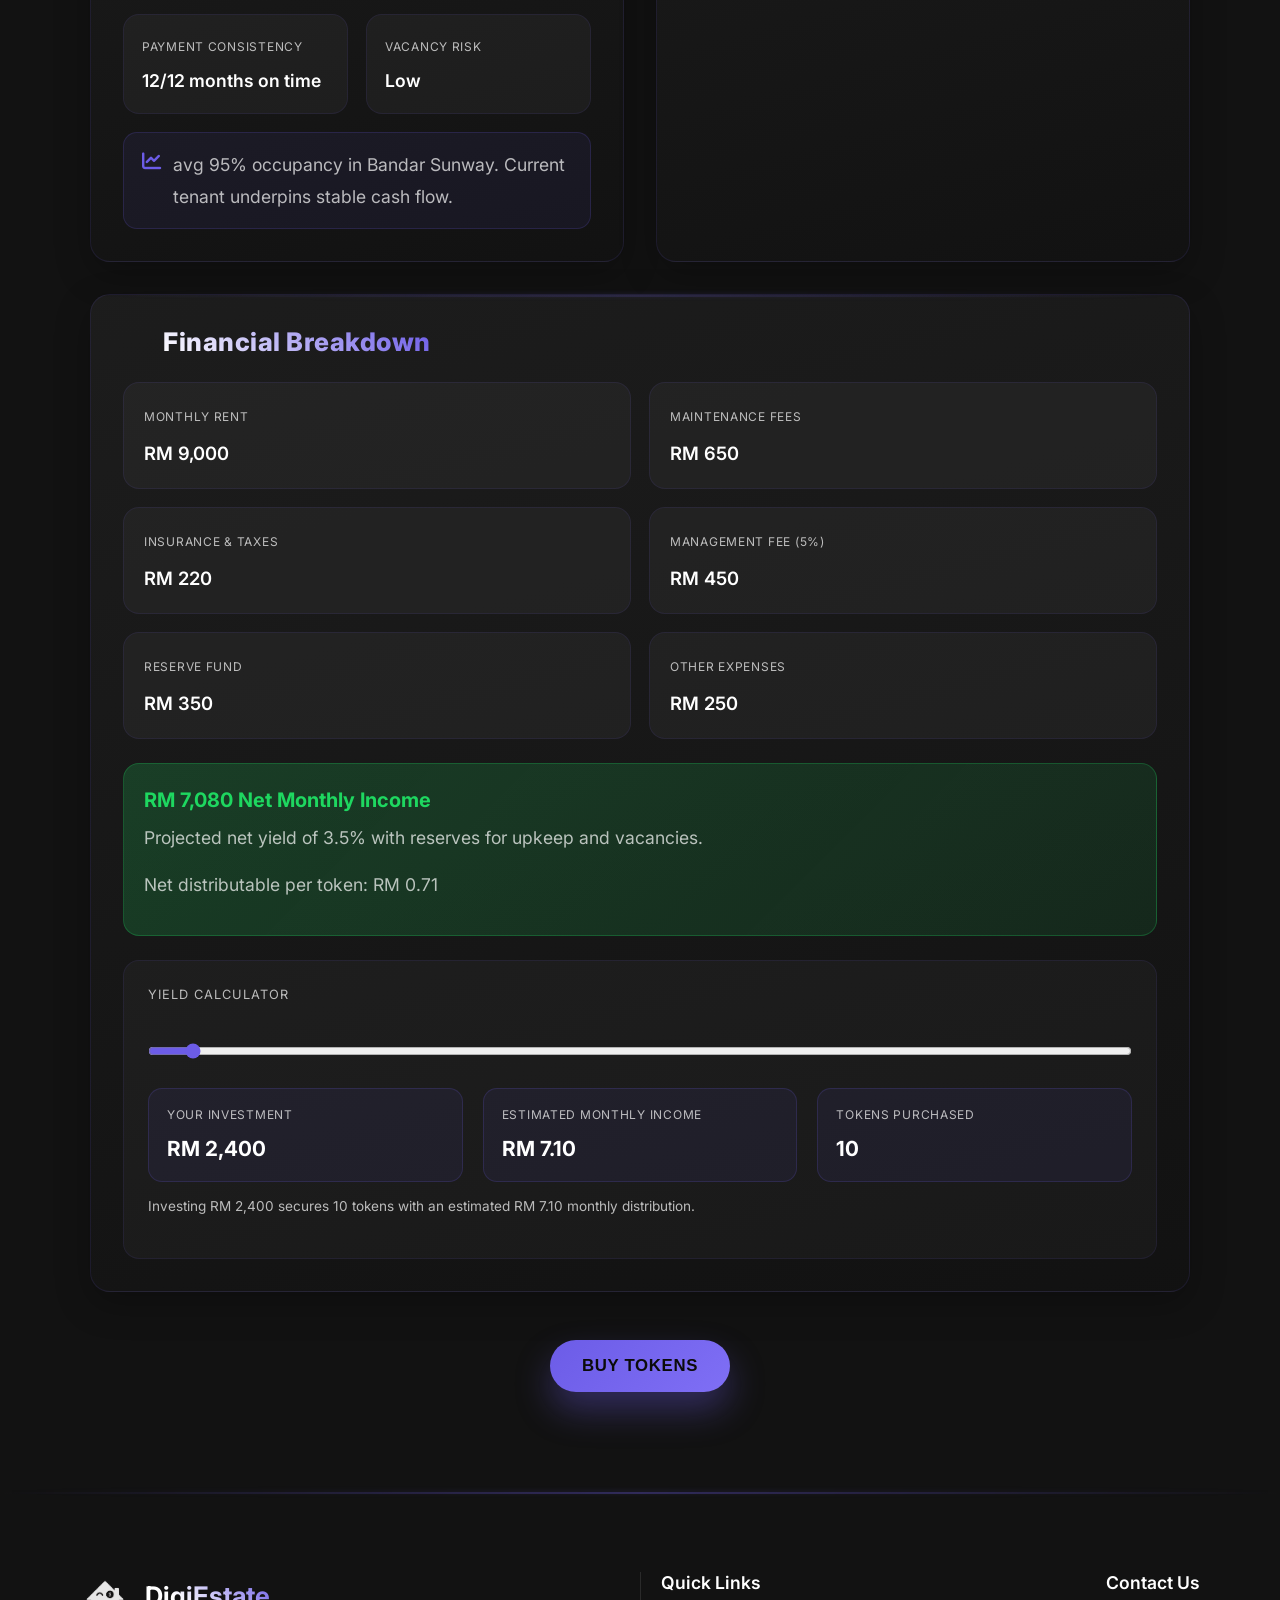
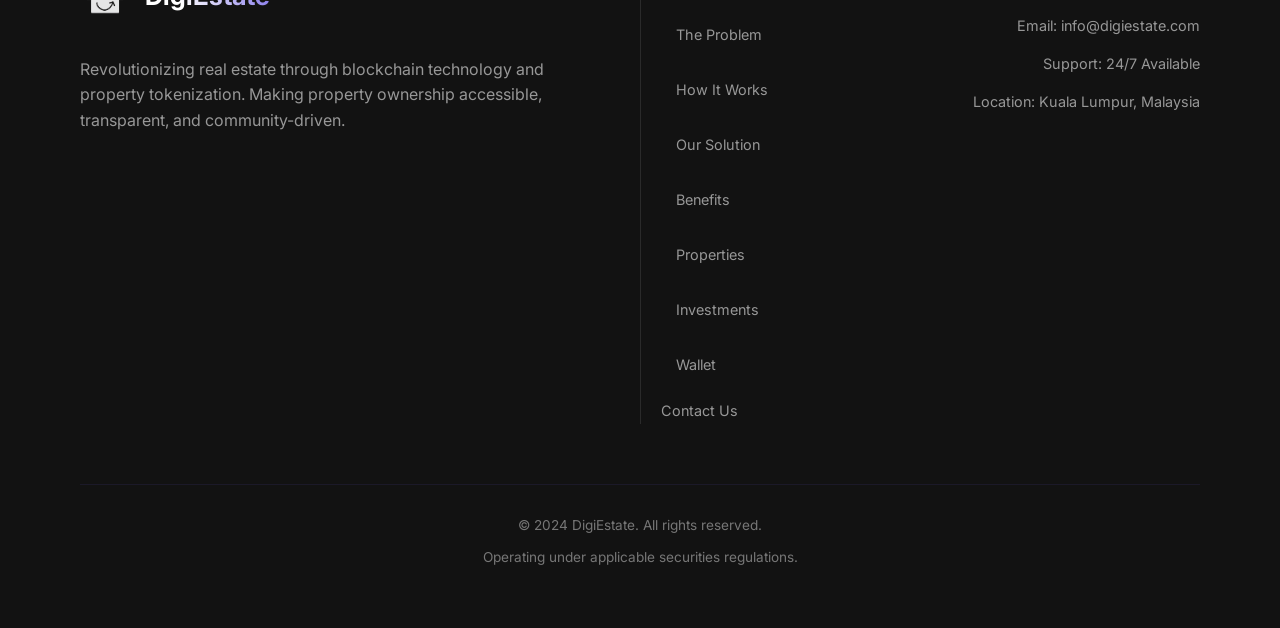
<file: property-details.html>
<!DOCTYPE html>
<html lang="en">
<head>
    <meta charset="UTF-8">
    <meta name="viewport" content="width=device-width, initial-scale=1.0">
    <title>DigiEstate - Property Detail</title>
    <link rel="icon" type="image/png" href="/images/digiestate-logo.png">
    <link rel="shortcut icon" type="image/png" href="/images/digiestate-logo.png">
    <link rel="stylesheet" href="css/main.css">
    <link rel="stylesheet" href="css/layout.css">
    <link rel="stylesheet" href="css/components/navigation.css">
    <link rel="stylesheet" href="css/components/footer.css">
    <link rel="stylesheet" href="css/components/forms.css">
    <link rel="stylesheet" href="css/components/chat.css">
    <link rel="stylesheet" href="css/sections/property-details.css">
    <link href="https://fonts.googleapis.com/css2?family=Fira+Code:wght@400;500;600&display=swap" rel="stylesheet">
    <link rel="stylesheet" href="https://cdnjs.cloudflare.com/ajax/libs/font-awesome/6.0.0/css/all.min.css">
    <script src="js/common.js" defer></script>
    <script src="js/property-detail.js" defer></script>
</head>
<body>
    <nav class="nav">
        <div class="container nav-container">
            <a href="/" class="nav-brand">
                <img src="/images/digiestate-logo.png" alt="DigiEstate Logo" class="logo">
                <span class="nav-logo">DigiEstate</span>
            </a>
            <div class="nav-links">
                <div class="nav-item">
                    <a href="/#problem" class="nav-link">About</a>
                    <div class="nav-dropdown">
                        <a href="/#problem" class="scroll-link">The Problem</a>
                        <a href="/#benefits" class="scroll-link">Benefits</a>
                    </div>
                </div>
                <div class="nav-item">
                    <a href="/#tokenization" class="nav-link">How It Works</a>
                    <div class="nav-dropdown">
                        <a href="/#tokenization" class="scroll-link">Tokenization</a>
                    </div>
                </div>
                <div class="nav-item">
                    <a href="/marketplace.html" class="nav-link">Properties</a>
                    <div class="nav-dropdown">
                        <a href="/marketplace.html">Browse Properties</a>
                        <a href="/marketplace.html#lookup">Property Lookup</a>
                    </div>
                </div>
                <a href="/investments.html" class="nav-page">Investments</a>
                <a href="/wallet.html" class="nav-page">Wallet</a>
                <a href="/#contact" class="nav-page contact-btn">Contact Us</a>
            </div>
        </div>
    </nav>

    <main class="property-detail">
        <div class="container">
            <a href="/marketplace.html" class="back-link"><i class="fas fa-arrow-left"></i> Back to marketplace</a>

            <div class="detail-header">
                <div class="header-info">
                    <span class="status-badge available" id="detailStatus">Available</span>
                    <h1 id="detailName">Property Name</h1>
                    <p class="property-location" id="detailLocation"><i class="fas fa-map-marker-alt"></i> <span>Location</span></p>
                    <div class="key-metrics" id="detailMetrics">
                        <div class="key-metric">
                            <span>Beds</span>
                            <strong id="metricBeds">0</strong>
                        </div>
                        <div class="key-metric">
                            <span>Baths</span>
                            <strong id="metricBaths">0</strong>
                        </div>
                        <div class="key-metric">
                            <span>Size</span>
                            <strong id="metricSize">0 sqft</strong>
                        </div>
                        <div class="key-metric">
                            <span>Token Price</span>
                            <strong id="metricTokenPrice">RM0</strong>
                        </div>
                        <div class="key-metric">
                            <span>Property Value</span>
                            <strong id="metricPropertyValue">RM0</strong>
                        </div>
                    </div>
                </div>
                <div class="header-visual">
                    <img src="images/house_pictures/pexels-binyaminmellish-106399.jpg" alt="Property" id="detailImage">
                    <div class="token-progress">
                        <div class="label-row">
                            <span>Tokenization progress</span>
                            <strong id="tokenizationPercent">0% Tokenized</strong>
                        </div>
                        <div class="progress-bar">
                            <span id="tokenizationBar" style="width: 0%"></span>
                        </div>
                        <div class="label-row">
                            <span>Total tokens issued</span>
                            <strong id="totalTokens">0 tokens</strong>
                        </div>
                    </div>
                </div>
            </div>

            <div class="detail-grid">
                <section class="detail-card overview-card">
                    <h2>Basic Property Overview</h2>
                    <div class="overview-content">
                        <div class="overview-list">
                            <div class="overview-item">
                                <span class="label">Full Address</span>
                                <span class="value" id="detailAddress">-</span>
                            </div>
                            <div class="overview-item">
                                <span class="label">Property Type</span>
                                <span class="value" id="detailPropertyType">-</span>
                            </div>
                            <div class="overview-item">
                                <span class="label">Year Built</span>
                                <span class="value" id="detailYearBuilt">-</span>
                            </div>
                            <div class="overview-item">
                                <span class="label">Developer</span>
                                <span class="value" id="detailDeveloper">-</span>
                            </div>
                            <div class="overview-item">
                                <span class="label">Ownership</span>
                                <span class="value" id="detailOwnership">-</span>
                            </div>
                            <div class="overview-item">
                                <span class="label">Tenancy Status</span>
                                <span class="value" id="detailTenancy">-</span>
                            </div>
                        </div>
                        <div class="map-wrapper">
                            <iframe id="detailMap" src="https://maps.google.com/maps?q=Sunway%20City%2C%20Selangor&output=embed" loading="lazy" allowfullscreen aria-label="Property location map"></iframe>
                        </div>
                    </div>
                </section>

                <section class="detail-card tenant-quality">
                    <h2>Tenant &amp; Credit Quality</h2>
                    <div class="tenant-grid">
                        <div class="tenant-card">
                            <span class="label">Tenant Type</span>
                            <span class="value" id="tenantType">-</span>
                        </div>
                        <div class="tenant-card">
                            <span class="label">Monthly Rent</span>
                            <span class="value" id="tenantRent">-</span>
                        </div>
                        <div class="tenant-card">
                            <span class="label">Lease Remaining</span>
                            <span class="value" id="tenantLease">-</span>
                        </div>
                        <div class="tenant-card">
                            <span class="label">Tenant Credit Score</span>
                            <span class="value" id="tenantCreditScore">-</span>
                        </div>
                        <div class="tenant-card">
                            <span class="label">Payment Consistency</span>
                            <span class="value" id="tenantPayment">-</span>
                        </div>
                        <div class="tenant-card">
                            <span class="label">Vacancy Risk</span>
                            <span class="value" id="tenantVacancy">-</span>
                        </div>
                    </div>
                    <div class="vacancy-callout">
                        <i class="fas fa-chart-line" aria-hidden="true"></i>
                        <p id="vacancySummary"><strong>Low vacancy outlook.</strong> Avg 95% occupancy in surrounding developments keeps tenant rollover risk minimal.</p>
                    </div>
                </section>

                <section class="detail-card liquidity-card">
                    <h2>Liquidity &amp; Exit Outlook</h2>
                    <div class="liquidity-grid">
                        <div class="liquidity-item">
                            <span class="label">Secondary Demand</span>
                            <span class="value" id="liquidityDemand">-</span>
                        </div>
                        <div class="liquidity-item">
                            <span class="label">Average Trade Spread</span>
                            <span class="value" id="liquiditySpread">-</span>
                        </div>
                        <div class="liquidity-item">
                            <span class="label">Average Sale Time</span>
                            <span class="value" id="liquiditySaleTime">-</span>
                        </div>
                        <div class="liquidity-item">
                            <span class="label">Active Token Holders</span>
                            <span class="value" id="liquidityTokenHolders">-</span>
                        </div>
                    </div>
                </section>

                <section class="detail-card financial-card">
                    <h2>Financial Breakdown</h2>
                    <div class="financial-grid">
                        <div class="financial-item">
                            <span class="label">Monthly Rent</span>
                            <span class="value" id="financialRent">-</span>
                        </div>
                        <div class="financial-item">
                            <span class="label">Maintenance Fees</span>
                            <span class="value" id="financialMaintenance">-</span>
                        </div>
                        <div class="financial-item">
                            <span class="label">Insurance &amp; Taxes</span>
                            <span class="value" id="financialInsurance">-</span>
                        </div>
                        <div class="financial-item">
                            <span class="label">Management Fee</span>
                            <span class="value" id="financialManagement">-</span>
                        </div>
                        <div class="financial-item">
                            <span class="label">Reserve Fund</span>
                            <span class="value" id="financialReserve">-</span>
                        </div>
                        <div class="financial-item">
                            <span class="label">Other Expenses</span>
                            <span class="value" id="financialOther">-</span>
                        </div>
                    </div>
                    <div class="financial-highlight">
                        <strong id="financialNetIncome">-</strong>
                        <p id="financialNetSummary">Net distributable income per month after fees and reserves.</p>
                        <p id="financialPerToken">-</p>
                    </div>
                    <div class="yield-calculator">
                        <label for="investmentSlider">Yield calculator</label>
                        <input type="range" id="investmentSlider" min="100" max="50000" step="100" value="5000">
                        <div class="yield-output">
                            <div class="output-card">
                                <span class="label">Your investment</span>
                                <span class="value" id="investmentAmount">RM 5,000</span>
                            </div>
                            <div class="output-card">
                                <span class="label">Estimated monthly income</span>
                                <span class="value" id="estimatedIncome">RM 0.00</span>
                            </div>
                            <div class="output-card">
                                <span class="label">Tokens purchased</span>
                                <span class="value" id="tokensPurchased">0</span>
                            </div>
                        </div>
                        <p class="yield-note" id="yieldNote">Projected returns update as you adjust your investment amount.</p>
                    </div>
                </section>
            </div>
            <div class="buy-cta">
                <button type="button" class="buy-button" id="openBuyModal">Buy Tokens</button>
            </div>
        </div>
    </main>

    <div class="buy-modal" id="buyModal" hidden>
        <div class="buy-modal__overlay" data-buy-close></div>
        <div class="buy-modal__dialog" role="dialog" aria-modal="true" aria-labelledby="buyModalTitle" tabindex="-1">
            <button type="button" class="buy-modal__close" data-buy-close aria-label="Close buy details">
                <i class="fas fa-times"></i>
            </button>
            <h2 id="buyModalTitle">Purchase Tokens</h2>
            <p class="buy-modal__intro">Choose how you would like to commit to this property and preview the expected allocation
                before checking out.</p>
            <form class="buy-form" id="buyForm" novalidate>
                <fieldset class="buy-form__toggle" aria-label="Choose purchase input mode">
                    <legend class="sr-only">Amount or units selection</legend>
                    <label class="toggle-option">
                        <input type="radio" name="buyMode" value="amount" checked>
                        <span>Amount (RM)</span>
                    </label>
                    <label class="toggle-option">
                        <input type="radio" name="buyMode" value="units">
                        <span>Units</span>
                    </label>
                </fieldset>

                <div class="buy-form__fields">
                    <div class="form-field" data-mode="amount">
                        <label for="buyAmount">Amount (RM)</label>
                        <input type="number" id="buyAmount" name="buyAmount" inputmode="decimal" min="0" step="1"
                            autocomplete="off">
                    </div>
                    <div class="form-field" data-mode="units">
                        <label for="buyUnits">Units</label>
                        <input type="number" id="buyUnits" name="buyUnits" inputmode="decimal" min="1" step="1"
                            autocomplete="off" disabled>
                    </div>
                </div>

                <div class="buy-slider">
                    <div class="buy-slider__header">
                        <label for="buySlider">Adjust commitment</label>
                        <span class="buy-slider__range" aria-live="polite">
                            <span data-slider-min></span>
                            <span aria-hidden="true">→</span>
                            <span data-slider-max></span>
                        </span>
                    </div>
                    <input type="range" id="buySlider" name="buySlider" min="0" max="100" value="0">
                </div>

                <div class="buy-summary">
                    <div class="summary-item">
                        <span class="label">Selected amount</span>
                        <strong data-summary-amount>RM 0</strong>
                    </div>
                    <div class="summary-item">
                        <span class="label">Tokens acquired</span>
                        <strong data-summary-units>0 tokens</strong>
                    </div>
                </div>

                <div class="auto-invest">
                    <label class="auto-invest__checkbox">
                        <input type="checkbox" id="autoInvest" name="autoInvest">
                        <span>Auto-invest?</span>
                    </label>
                    <div class="auto-invest__cap">
                        <label for="autoInvestCap">Cap (% of portfolio)</label>
                        <input type="number" id="autoInvestCap" name="autoInvestCap" min="1" max="100" step="1" value="15"
                            disabled>
                    </div>
                </div>

                <button type="submit" class="buy-form__submit">Proceed to checkout</button>
            </form>
        </div>
    </div>

    <footer>
        <div class="container">
            <div class="footer-content">
                <div class="footer-brand">
                    <div class="footer-logo">
                        <img src="images/digiestate-logo.png" alt="DigiEstate Logo">
                        <span>DigiEstate</span>
                    </div>
                    <p>Revolutionizing real estate through blockchain technology and property tokenization. Making property ownership accessible, transparent, and community-driven.</p>
                </div>

                <div class="footer-links">
                    <h4>Quick Links</h4>
                    <ul>
                        <li><a href="index.html#problem" class="nav-link">The Problem</a></li>
                        <li><a href="index.html#tokenization" class="nav-link">How It Works</a></li>
                        <li><a href="index.html#solution" class="nav-link">Our Solution</a></li>
                        <li><a href="index.html#benefits" class="nav-link">Benefits</a></li>
                        <li><a href="marketplace.html" class="nav-link">Properties</a></li>
                        <li><a href="investments.html" class="nav-link">Investments</a></li>
                        <li><a href="wallet.html" class="nav-link">Wallet</a></li>
                        <li><a href="index.html#contact">Contact Us</a></li>
                    </ul>
                </div>

                <div class="footer-contact">
                    <h4>Contact Us</h4>
                    <p>Email: info@digiestate.com</p>
                    <p>Support: 24/7 Available</p>
                    <p>Location: Kuala Lumpur, Malaysia</p>
                </div>
            </div>

            <div class="footer-bottom">
                <p>© 2024 DigiEstate. All rights reserved.</p>
                <p class="disclaimer">Operating under applicable securities regulations.</p>
            </div>
        </div>
    </footer>
</body>
</html>
</file>
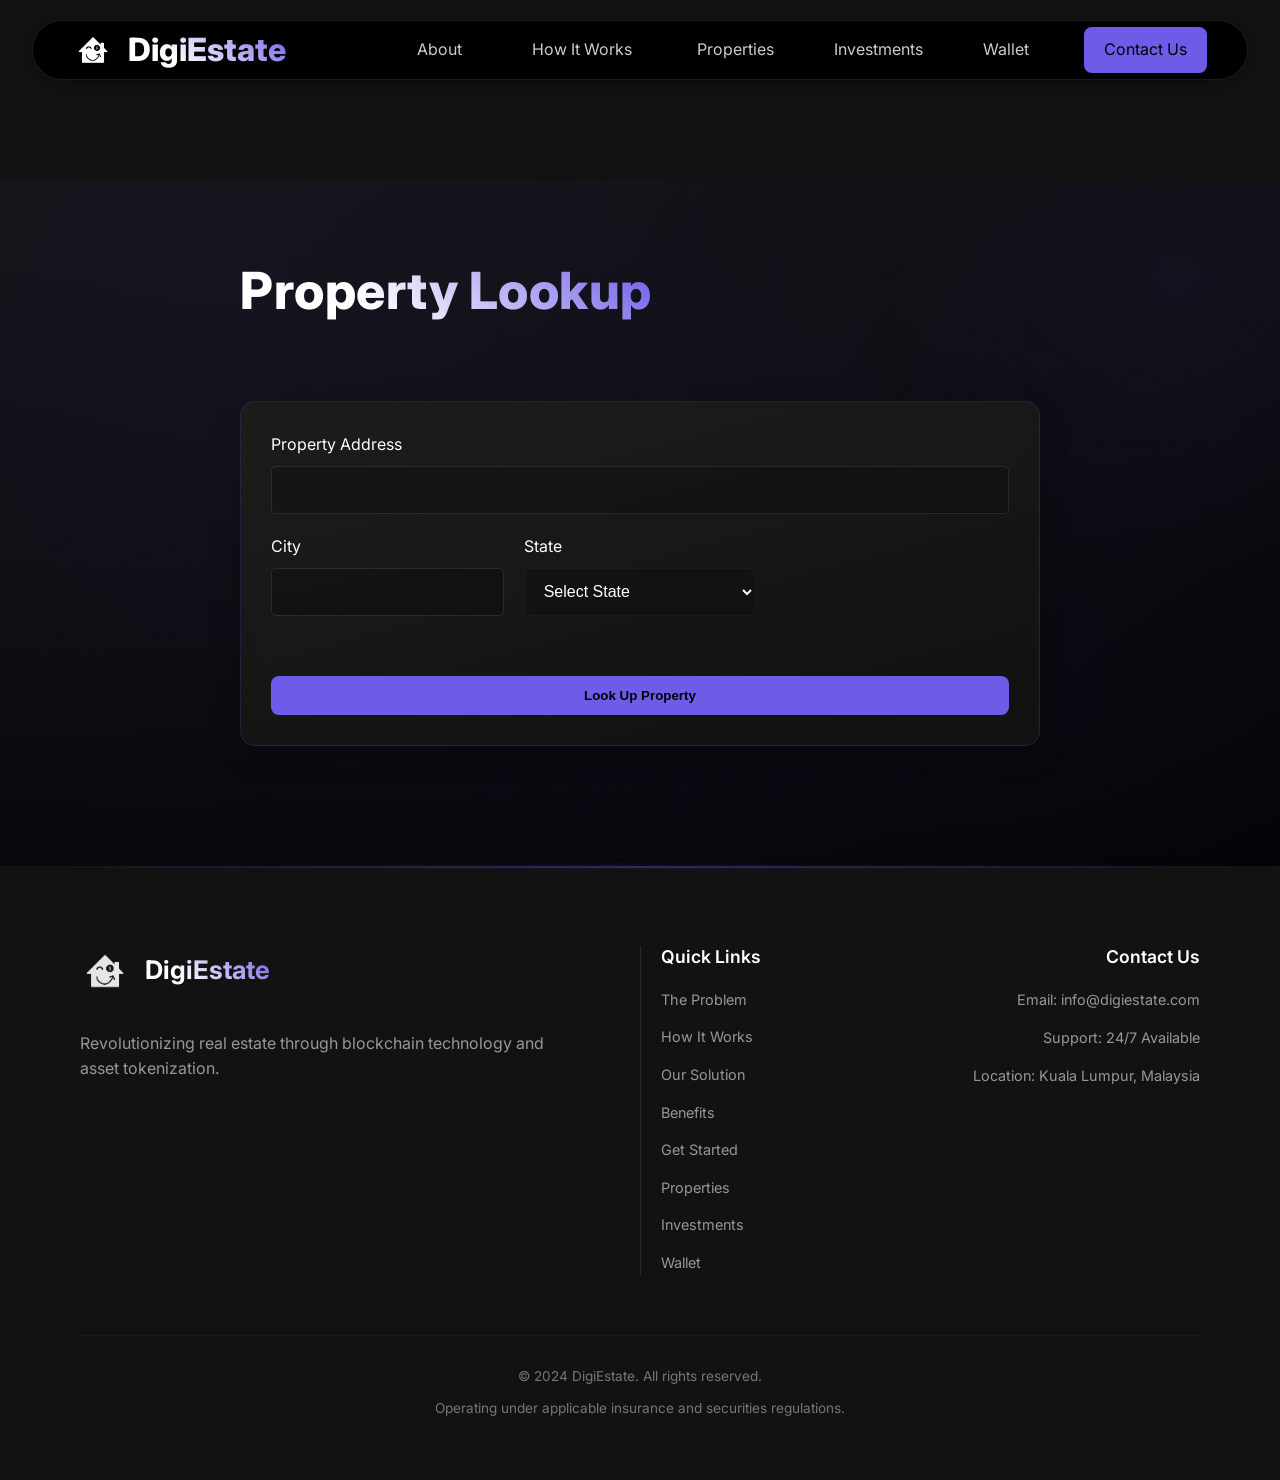
<file: property-lookup.html>
<!DOCTYPE html>
<html lang="en">
<head>
    <meta charset="UTF-8">
    <meta name="viewport" content="width=device-width, initial-scale=1.0">
    <title>DigiEstate - Property Lookup</title>
    <!-- Base styles first -->
    <link rel="stylesheet" href="css/main.css">
    <link rel="stylesheet" href="css/layout.css">
    <!-- Components next -->
    <link rel="stylesheet" href="css/components/navigation.css">
    <link rel="stylesheet" href="css/components/forms.css">
    <link rel="stylesheet" href="css/components/footer.css">
    <link rel="stylesheet" href="css/components/property-lookup.css">
    <script src="js/common.js"></script>
    <!-- Override to remove bottom highlight from the heading -->
    <style>
        .property-lookup h2::after {
            display: none !important;
        }
    </style>
</head>
<body>
    <div class="page-wrapper">
        <!-- Navigation copied from index.html -->
        <nav class="nav">
            <div class="container nav-container">
                <a href="/" class="nav-brand">
                    <img src="/images/digiestate-logo.png" alt="DigiEstate Logo" class="logo">
                    <span class="nav-logo">DigiEstate</span>
                </a>
                <div class="nav-links">
                    <div class="nav-item">
                        <a href="/#problem" class="nav-link">About</a>
                        <div class="nav-dropdown">
                            <a href="/#problem" class="scroll-link">The Problem</a>
                            <a href="/#solution" class="scroll-link">Our Solution</a>
                            <a href="/#benefits" class="scroll-link">Benefits</a>
                        </div>
                    </div>
                    <div class="nav-item">
                        <a href="/#tokenization" class="nav-link">How It Works</a>
                        <div class="nav-dropdown">
                            <a href="/#tokenization" class="scroll-link">Tokenization</a>
                            <a href="/#smart-contracts" class="scroll-link">Smart Contracts</a>
                            <a href="/#code-example" class="scroll-link">Implementation</a>
                        </div>
                    </div>
                <a href="/marketplace.html" class="nav-page">Properties</a>
                <a href="/investments.html" class="nav-page">Investments</a>
                <a href="/wallet.html" class="nav-page">Wallet</a>
                    <a href="/#contact" class="contact-btn scroll-link">Contact Us</a>
                </div>
            </div>
        </nav>

        <!-- Main property lookup section -->
        <section class="property-lookup">
            <div class="container">
                <h2>Property Lookup</h2>
                <div class="lookup-form">
                    <div class="form-group">
                        <label for="address">Property Address</label>
                        <input type="text" id="address" required>
                    </div>
                    <div class="form-row">
                        <div class="form-group">
                            <label for="city">City</label>
                            <input type="text" id="city" required>
                        </div>
                        <div class="form-group">
                            <label for="state">State</label>
                            <select id="state" required>
                                <option value="">Select State</option>
                                <option value="Johor">Johor</option>
                                <option value="Kedah">Kedah</option>
                                <option value="Kelantan">Kelantan</option>
                                <option value="Melaka">Melaka</option>
                                <option value="Negeri Sembilan">Negeri Sembilan</option>
                                <option value="Pahang">Pahang</option>
                                <option value="Penang">Penang</option>
                                <option value="Perak">Perak</option>
                                <option value="Perlis">Perlis</option>
                                <option value="Sabah">Sabah</option>
                                <option value="Sarawak">Sarawak</option>
                                <option value="Selangor">Selangor</option>
                                <option value="Terengganu">Terengganu</option>
                                <option value="Kuala Lumpur">Kuala Lumpur</option>
                                <option value="Labuan">Labuan</option>
                                <option value="Putrajaya">Putrajaya</option>
                            </select>
                        </div>
                    </div>
                    <button id="lookupBtn" class="lookup-btn">Look Up Property</button>
                </div>

                <div id="propertyResults" class="property-results" style="display: none;">
                    <div class="property-details">
                        <!-- Property details content -->
                        <div class="action-buttons">
                            <a href="/wallet.html" class="tokenize-btn">Start Tokenization Process</a>
                        </div>
                    </div>
                </div>

                <div id="loadingIndicator" class="loading-indicator" style="display: none;">
                    <div class="spinner"></div>
                    <p>Fetching property data...</p>
                </div>
            </div>
        </section>

        <!-- Footer section (identical to the rest of the pages) -->
        <footer>
            <div class="container">
                <div class="footer-content">
                    <div class="footer-brand">
                        <div class="footer-logo">
                            <img src="images/digiestate-logo.png" alt="DigiEstate Logo">
                            <span>DigiEstate</span>
                        </div>
                        <p>Revolutionizing real estate through blockchain technology and asset tokenization.</p>
                    </div>
                    <div class="footer-links">
                        <h4>Quick Links</h4>
                        <ul>
                            <li><a href="/#problem">The Problem</a></li>
                            <li><a href="/#tokenization">How It Works</a></li>
                            <li><a href="/#solution">Our Solution</a></li>
                            <li><a href="/#benefits">Benefits</a></li>
                            <li><a href="/#contact">Get Started</a></li>
                            <li><a href="/marketplace.html">Properties</a></li>
                            <li><a href="/investments.html">Investments</a></li>
                            <li><a href="/wallet.html">Wallet</a></li>
                        </ul>
                    </div>
                    <div class="footer-contact">
                        <h4>Contact Us</h4>
                        <p>Email: info@digiestate.com</p>
                        <p>Support: 24/7 Available</p>
                        <p>Location: Kuala Lumpur, Malaysia</p>
                    </div>
                </div>
                <div class="footer-bottom">
                    <p>© 2024 DigiEstate. All rights reserved.</p>
                    <p class="disclaimer">Operating under applicable insurance and securities regulations.</p>
                </div>
            </div>
        </footer>
    </div>

    <script src="js/property-lookup.js"></script>
</body>
</html>
</file>
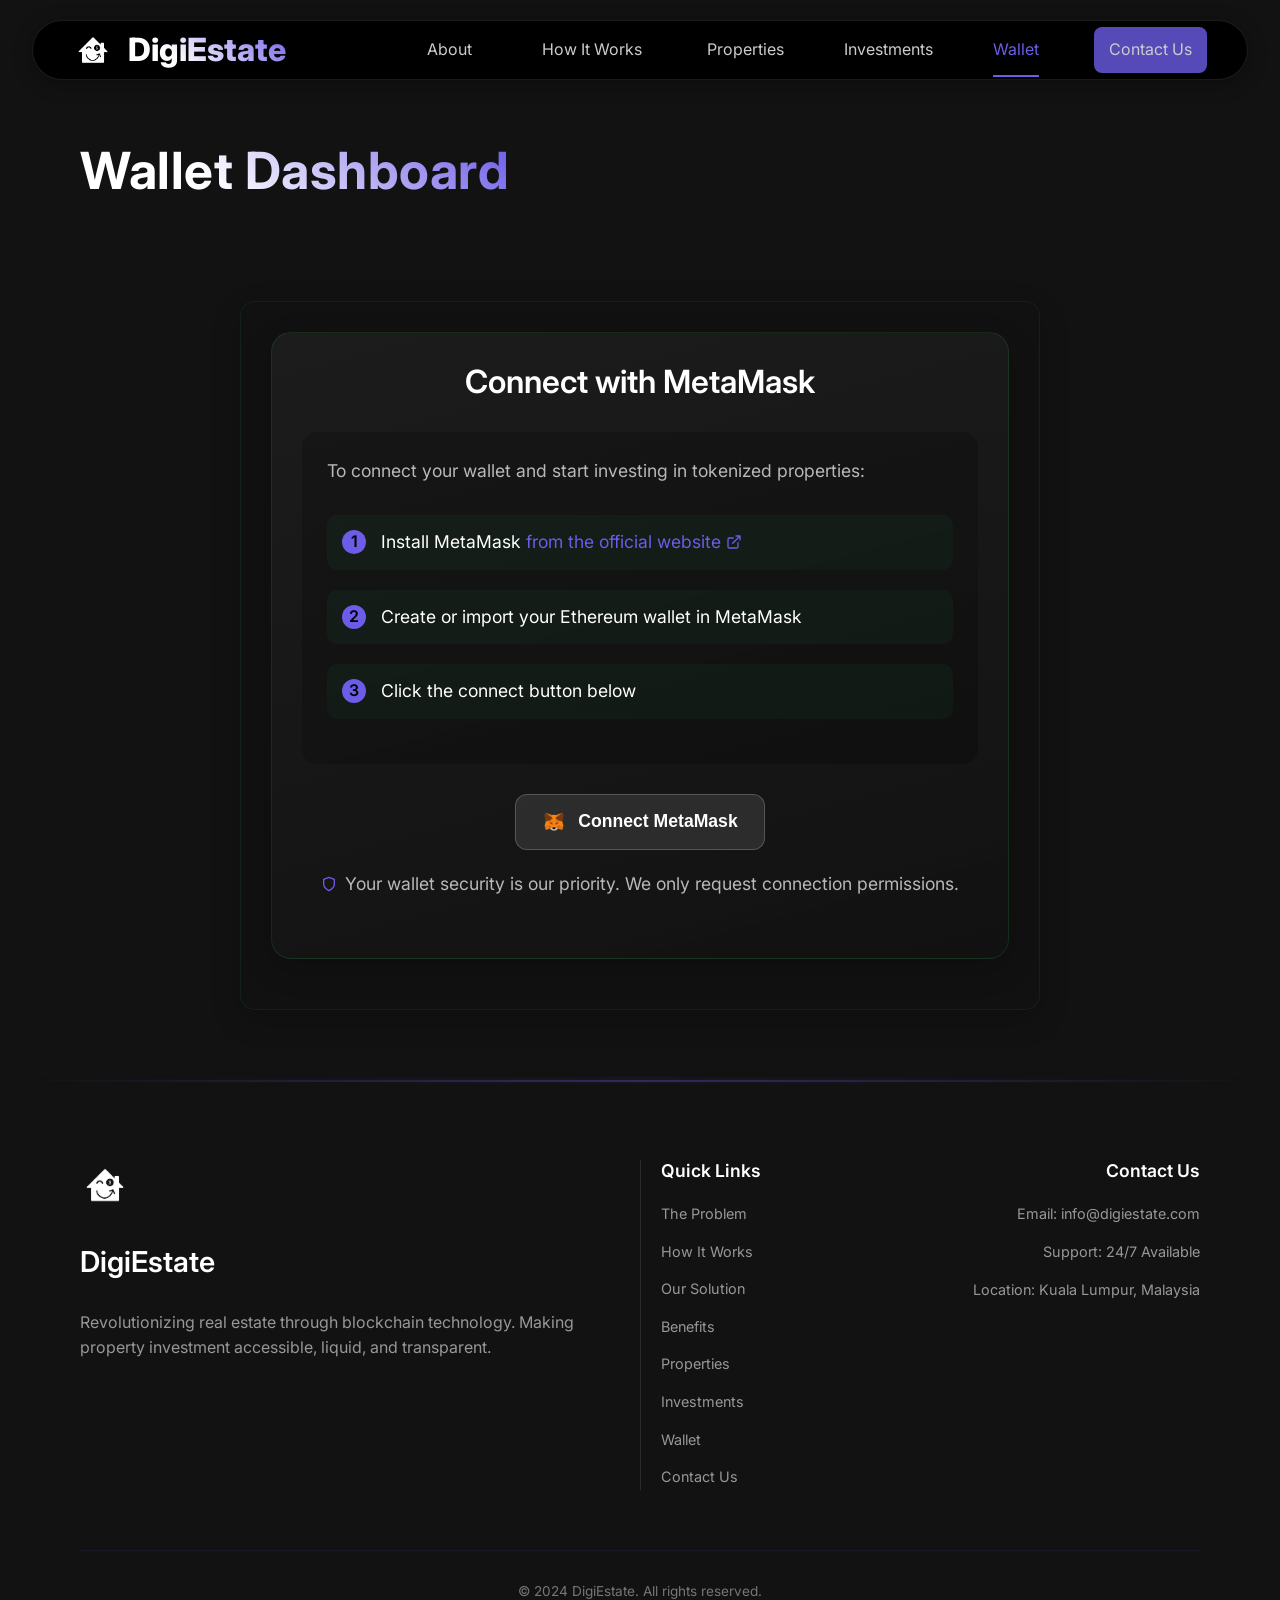
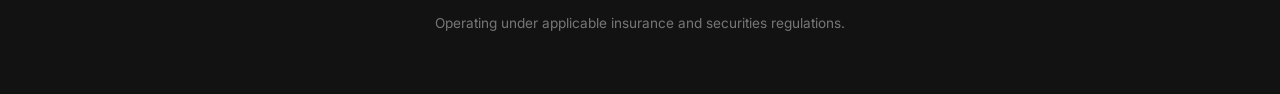
<file: wallet.html>
<!DOCTYPE html>
<html lang="en">
<head>
    <meta charset="UTF-8">
    <meta name="viewport" content="width=device-width, initial-scale=1.0">
    <title>DigiEstate - Wallet</title>
    <!-- Add favicon -->
    <link rel="icon" type="image/png" href="/images/digiestate-logo.png">
    <link rel="shortcut icon" type="image/png" href="/images/digiestate-logo.png">
    <!-- Base styles first -->
    <link rel="stylesheet" href="css/main.css">
    <link rel="stylesheet" href="css/layout.css">
    <!-- Components -->
    <link rel="stylesheet" href="css/components/navigation.css">
    <link rel="stylesheet" href="css/components/footer.css">
    <!-- Section-specific styles -->
    <link rel="stylesheet" href="css/sections/wallet.css">
    <script src="js/common.js"></script>
</head>
<body>
    <nav class="nav">
        <div class="container nav-container">
            <a href="/" class="nav-brand">
                <img src="/images/digiestate-logo.png" alt="DigiEstate Logo" class="logo">
                <span class="nav-logo">DigiEstate</span>
            </a>
            <div class="nav-links">
                <div class="nav-item">
                    <a href="/#problem" class="nav-link">About</a>
                    <div class="nav-dropdown">
                        <a href="/#problem" class="scroll-link">The Problem</a>
                        <a href="/#benefits" class="scroll-link">Benefits</a>
                    </div>
                </div>
                <div class="nav-item">
                    <a href="/#tokenization" class="nav-link">How It Works</a>
                    <div class="nav-dropdown">
                        <a href="/#tokenization" class="scroll-link">Tokenization</a>
                    </div>
                </div>
                <a href="/marketplace.html" class="nav-page">Properties</a>
                <a href="/investments.html" class="nav-page">Investments</a>
                <a href="/wallet.html" class="nav-page">Wallet</a>
                <a href="/#contact" class="nav-page contact-btn">Contact Us</a>
            </div>
        </div>
    </nav>

    <section class="wallet-section">
        <div class="container">
            <h2 class="wallet-title">Wallet Dashboard</h2>
            
            <!-- Wallet Connection Status -->
            <div class="wallet-status" id="walletStatus">
                <div class="status-card not-connected">
                    <h3>Connect with MetaMask</h3>
                    <div class="wallet-instructions">
                        <p>To connect your wallet and start investing in tokenized properties:</p>
                        <ol>
                            <li>
                                <span class="step">1</span>
                                <span class="instruction">Install MetaMask 
                                    <a href="https://metamask.io/download/" target="_blank" class="metamask-link">
                                        from the official website
                                        <svg class="external-link" viewBox="0 0 24 24" width="16" height="16">
                                            <path d="M18 13v6a2 2 0 0 1-2 2H5a2 2 0 0 1-2-2V8a2 2 0 0 1 2-2h6M15 3h6v6M10 14L21 3"/>
                                        </svg>
                                    </a>
                                </span>
                            </li>
                            <li>
                                <span class="step">2</span>
                                <span class="instruction">Create or import your Ethereum wallet in MetaMask</span>
                            </li>
                            <li>
                                <span class="step">3</span>
                                <span class="instruction">Click the connect button below</span>
                            </li>
                        </ol>
                    </div>
                    <div class="wallet-buttons">
                        <button class="connect-btn" onclick="connectWallet()">
                            <img src="images/metamask-logo.jpeg" alt="MetaMask">
                            Connect MetaMask
                        </button>
                    </div>
                    <p class="security-note">
                        <svg class="shield-icon" viewBox="0 0 24 24" width="16" height="16">
                            <path d="M12 22s8-4 8-10V5l-8-3-8 3v7c0 6 8 10 8 10z"/>
                        </svg>
                        Your wallet security is our priority. We only request connection permissions.
                    </p>
                </div>
            </div>

            <!-- Wallet Dashboard (Hidden until connected) -->
            <div class="wallet-dashboard" id="walletDashboard" style="display: none;">
                <div class="dashboard-grid">
                    <!-- Balance Card -->
                    <div class="dashboard-card balance-card">
                        <h3>Wallet Balance</h3>
                        <div class="balance-info">
                            <div class="eth-balance">
                                <span class="balance-amount">0.00</span>
                                <span class="currency">ETH</span>
                            </div>
                            <div class="fiat-balance">≈ RM0.00 MYR</div>
                        </div>
                    </div>

                    <!-- Property Tokens Card -->
                    <div class="dashboard-card tokens-card">
                        <h3>Your Property Tokens</h3>
                        <div class="token-list">
                            <!-- Token items will be inserted here -->
                        </div>
                    </div>

                    <!-- Transaction History Card -->
                    <div class="dashboard-card history-card">
                        <h3>Transaction History</h3>
                        <div class="transaction-list">
                            <!-- Transactions will be inserted here -->
                        </div>
                    </div>
                </div>
            </div>
        </div>
    </section>

    <footer>
        <div class="container">
            <div class="footer-content">
                <div class="footer-brand">
                    <img src="/images/digiestate-logo.png" alt="DigiEstate Logo" class="footer-logo">
                    <h3>DigiEstate</h3>
                    <p>Revolutionizing real estate through blockchain technology. Making property investment accessible, liquid, and transparent.</p>
                </div>

                <div class="footer-links">
                    <h4>Quick Links</h4>
                    <ul>
                        <li><a href="/#problem">The Problem</a></li>
                        <li><a href="/#tokenization">How It Works</a></li>
                        <li><a href="/#solution">Our Solution</a></li>
                        <li><a href="/#benefits">Benefits</a></li>
                        <li><a href="/marketplace.html">Properties</a></li>
                        <li><a href="/investments.html">Investments</a></li>
                        <li><a href="/wallet.html">Wallet</a></li>
                        <li><a href="/#contact">Contact Us</a></li>
                    </ul>
                </div>

                <div class="footer-contact">
                    <h4>Contact Us</h4>
                    <p>Email: info@digiestate.com</p>
                    <p>Support: 24/7 Available</p>
                    <p>Location: Kuala Lumpur, Malaysia</p>
                </div>
            </div>

            <div class="footer-bottom">
                <p>© 2024 DigiEstate. All rights reserved.</p>
                <p class="disclaimer">Operating under applicable insurance and securities regulations.</p>
            </div>
        </div>
    </footer>

    <script src="https://cdn.ethers.io/lib/ethers-5.2.umd.min.js"></script>
    <script src="js/wallet.js"></script>
</body>
</html>
</file>
<file: css/main.css>
/* Import Inter font */
@import url('https://fonts.googleapis.com/css2?family=Inter:wght@400;500;600;700;800&display=swap');

/* Variables */
:root {
    --primary: #000000;
    --secondary: #6C5CE7;
    --secondary-bright: #7F6FF5;
    --secondary-soft: #8E7CFF;
    --secondary-glow: rgba(108, 92, 231, 0.18);
    --financial-positive: #1ED760;
    --financial-positive-soft: rgba(30, 215, 96, 0.2);
    --text: #FFFFFF;
    --text-secondary: rgba(255, 255, 255, 0.7);
    --dark-gray: #121212;
    --medium-gray: #1E1E1E;
    --light-gray: #404040;
}

/* Base Styles */
* {
    margin: 0;
    padding: 0;
    box-sizing: border-box;
}

body {
    line-height: 1.6;
    color: var(--text, #FFFFFF);
    background: var(--dark-gray, #121212);
    font-family: 'Inter', -apple-system, BlinkMacSystemFont, 'Segoe UI', Roboto, Oxygen, Ubuntu, Cantarell, sans-serif;
    animation: fadeIn 0.3s ease-in;
}

/* Typography */
h1, h2, h3, h4 {
    font-family: 'Inter', -apple-system, BlinkMacSystemFont, 'Segoe UI', Roboto, sans-serif;
    line-height: 1.2;
}

h1 {
    font-size: 4em;
    font-weight: 800;
    margin: 0 auto 10px;
    padding: 5px 20px;
    display: block;
    width: 100%;
    max-width: 1200px;
    text-align: center;
    line-height: 1.2;
}

h2 {
    font-size: 2.8em;
    font-weight: 700;
    color: var(--secondary);
    margin-bottom: 15px;
    position: relative;
    display: inline-block;
}

h3 {
    font-size: 1.8em;
    font-weight: 600;
    margin-bottom: 10px;
    color: var(--text);
}

p {
    font-size: 1.1em;
    line-height: 1.8;
    color: var(--text-secondary);
    margin-bottom: 15px;
    max-width: 800px;
}

/* Links */
a {
    color: var(--secondary);
    text-decoration: none;
    transition: color 0.3s ease;
}

a:hover {
    color: var(--secondary-bright);
}

/* Buttons */
button {
    background: var(--secondary);
    color: var(--primary);
    border: none;
    padding: 12px 24px;
    border-radius: 8px;
    font-weight: 600;
    cursor: pointer;
    transition: all 0.3s ease;
}

button:hover {
    background: var(--secondary-bright);
    transform: translateY(-2px);
}

/* Form Elements */
input, select, textarea {
    background: var(--dark-gray);
    border: 1px solid rgba(255, 255, 255, 0.1);
    color: var(--text);
    padding: 12px 15px;
    border-radius: 8px;
    font-size: 1em;
    transition: all 0.3s ease;
}

input:focus, select:focus, textarea:focus {
    outline: none;
    border-color: var(--secondary);
    box-shadow: 0 0 0 2px var(--secondary-glow);
}

/* Smooth Scrolling */
html {
    scroll-behavior: smooth;
}

/* Add fallbacks for critical styles */
body {
    background-color: var(--dark-gray, #121212);
    color: var(--text, #FFFFFF);
}

/* Container */
.container {
    max-width: 1400px;
    margin: 0 auto;
    padding: 0 40px;
}

/* Responsive Typography */
@media (max-width: 768px) {
    h1 {
        font-size: 2.5em;
        padding: 15px 20px;
    }

    h2 {
        font-size: 2.2em;
    }

    h3 {
        font-size: 1.6em;
    }

    p {
        font-size: 1em;
    }
}

@media (max-width: 480px) {
    h1 {
        font-size: 2em;
    }
}

/* Selection */
::selection {
    background: rgba(108, 92, 231, 0.35);
    color: var(--text);
}

/* Update section spacing */
section {
    padding: 10px 0;
    position: relative;
    scroll-margin-top: 40px;
}

/* Adjust first section margin */
section:first-of-type {
    margin-top: 0;
}

/* Adjust section headers */
section h2 {
    margin-bottom: 15px;
}

/* Update hero section specifically */
.hero {
    padding-top: 30px;
    padding-bottom: 30px;
    min-height: 50vh;
}

/* Add floating animation for mission statement */
.mission-statement {
    animation: floatText 6s ease-in-out infinite;
    position: relative;
    display: inline-block;
    background: linear-gradient(45deg, var(--text) 30%, var(--secondary) 100%);
    -webkit-background-clip: text;
    background-clip: text;
    -webkit-text-fill-color: transparent;
    text-shadow: 0 0 30px rgba(108, 92, 231, 0.15);
}

@keyframes floatText {
    0%, 100% {
        transform: translateY(0) translateX(0);
    }
    25% {
        transform: translateY(-5px) translateX(2px);
    }
    75% {
        transform: translateY(5px) translateX(-2px);
    }
}

/* Add subtle glow effect */
.mission-statement::after {
    content: '';
    position: absolute;
    top: 50%;
    left: 50%;
    width: 100%;
    height: 100%;
    background: radial-gradient(circle, rgba(108, 92, 231, 0.16) 0%, transparent 70%);
    filter: blur(20px);
    transform: translate(-50%, -50%);
    z-index: -1;
    pointer-events: none;
}

.animated-word,
.mission-statement {
    background: linear-gradient(45deg, var(--text) 30%, var(--secondary) 100%);
    -webkit-background-clip: text;
    background-clip: text;
    -webkit-text-fill-color: transparent;
    display: inline-block;
}

@keyframes fadeIn {
    from { opacity: 0.8; }
    to { opacity: 1; }
}
</file>
<file: css/layout.css>
.container {
    max-width: 1400px;
    margin: 0 auto;
    padding: 0 40px;
}

section {
    padding-top: 80px;
    padding-bottom: 80px;
    position: relative;
    scroll-margin-top: 100px;
    background-color: var(--dark-gray);
}

/* Unified Section Header Styling */
section h2,
.contact h2 {
    color: var(--secondary);
    text-align: left;
    font-size: 3.2em;
    margin: 0 0 50px 120px;
    font-weight: 800;
    background: linear-gradient(45deg, var(--text) 30%, var(--secondary) 100%);
    -webkit-background-clip: text;
    background-clip: text;
    -webkit-text-fill-color: transparent;
    text-transform: capitalize !important;
    letter-spacing: 0.5px;
    position: relative;
    white-space: nowrap;
    width: fit-content;
    padding-left: 0;
}

/* Remove or modify the line under headers */
section h2::after,
.contact h2::after {
    /* Remove this entire block or comment it out */
    display: none; /* This will hide the green line under headers */
}

/* Force consistent styling for all headers */
.tokenization h2,
.problem h2,
.solution h2,
.benefits h2,
.contact h2 {
    margin: 0 0 50px 120px !important;
    text-transform: capitalize !important;
    font-size: 3.2em !important;
    background: linear-gradient(45deg, var(--text) 30%, var(--secondary) 100%) !important;
    -webkit-background-clip: text !important;
    background-clip: text !important;
    -webkit-text-fill-color: transparent !important;
}

/* Container spacing adjustments */
.tokenization-container,
.crisis-container,
.solution-overview,
.benefits-grid,
.contact-form {
    margin-top: 0 !important;
    padding-top: 30px !important;
}

/* Specific adjustments for problem section */
.crisis-container {
    padding-top: 30px !important;
    background: linear-gradient(
        165deg,
        rgba(30, 30, 30, 0.9) 0%,
        rgba(18, 18, 18, 0.95) 100%
    );
    border-radius: 20px;
    border: 1px solid rgba(108, 92, 231, 0.15);
}

/* Specific adjustments for contact form */
.contact-form {
    padding: 30px !important;
    background: linear-gradient(
        165deg,
        rgba(30, 30, 30, 0.9) 0%,
        rgba(18, 18, 18, 0.95) 100%
    );
    border-radius: 20px;
    border: 1px solid rgba(108, 92, 231, 0.15);
}

/* Remove any conflicting margins */
.benefits .benefits-grid,
.tokenization .tokenization-container {
    margin-top: 0 !important;
}

/* Add subtle animation for headers */
section h2 {
    opacity: 0;
    transform: translateY(20px);
    animation: fadeInHeader 0.6s ease-out forwards;
}

@keyframes fadeInHeader {
    to {
        opacity: 1;
        transform: translateY(0);
    }
}

/* Remove any conflicting header styles from individual sections */
.benefits h2,
.problem h2,
.solution h2,
.token-explanation h2 {
    margin: 0 0 40px 0;
    display: block;
}

section:first-of-type {
    margin-top: 80px;
}

/* Section dividers */
section:not(:first-of-type)::before {
    content: '';
    position: absolute;
    top: 0;
    left: 0;
    width: 100%;
    height: 2px;
    background: linear-gradient(
        90deg,
        transparent 0%,
        rgba(108, 92, 231, 0.3) 50%,
        transparent 100%
    );
    opacity: 0.5;
    z-index: 1;
}

/* Add a subtle glow effect */
section:not(:first-of-type)::after {
    content: '';
    position: absolute;
    top: -2px;
    left: 0;
    width: 100%;
    height: 4px;
    background: linear-gradient(
        90deg,
        transparent 0%,
        rgba(108, 92, 231, 0.1) 50%,
        transparent 100%
    );
    filter: blur(2px);
    z-index: 1;
}

/* Add a subtle glow effect to the bottom of the hero section */
.hero::after {
    content: '';
    position: absolute;
    bottom: 0;
    left: 0;
    width: 100%;
    height: 2px;
    background: linear-gradient(
        90deg,
        transparent 0%,
        rgba(108, 92, 231, 0.3) 50%,
        transparent 100%
    );
    opacity: 0.5;
    z-index: 1;
}

/* Specific adjustments for longer headers */
.solution h2 {
    font-size: 2.4em;  /* Slightly reduced */
    letter-spacing: 0.3px;  /* Tighter spacing */
}

/* Responsive Design */
@media (max-width: 1400px) {
    .container {
        max-width: 1200px;
        padding: 0 40px;
    }
    section h2 {
        margin-left: 40px;
    }
}

@media (max-width: 1200px) {
    .container {
        max-width: 1000px;
    }
    section h2 {
        font-size: 2.6em;
        padding: 0 30px;
    }
}

@media (max-width: 768px) {
    .container {
        padding: 0 20px;
    }
    section h2,
    .tokenization h2,
    .problem h2,
    .solution h2,
    .benefits h2,
    .contact h2 {
        margin-left: 20px !important;
        font-size: 2.5em !important;
    }

    section h2::after {
        left: 0;
    }
}

/* Update problem section to match */
.problem {
    margin-top: -50px;
    padding: 80px 0 80px;
    background: var(--primary);
    position: relative;
}

/* Ensure navigation bar doesn't overlap content */
.nav {
    position: fixed;
    top: 0;
    left: 0;
    right: 0;
    background: rgba(0, 0, 0, 0.95);
    padding: 15px 0;
    backdrop-filter: blur(10px);
    border-bottom: 1px solid rgba(255, 255, 255, 0.1);
    z-index: 1000;
    height: 60px;
}

/* Loading indicator styles */
.loading {
    background: transparent !important;
    border: none !important;
    padding: 10px !important;
    margin-bottom: 15px !important;
}

.typing-indicator {
    display: flex;
    align-items: center;
    gap: 5px;
}

.dot {
    width: 8px;
    height: 8px;
    background: var(--secondary);
    border-radius: 50%;
    animation: bounce 1.4s infinite ease-in-out;
    opacity: 0.6;
}

.dot:nth-child(1) { animation-delay: -0.32s; }
.dot:nth-child(2) { animation-delay: -0.16s; }

@keyframes bounce {
    0%, 80%, 100% { transform: scale(0); }
    40% { transform: scale(1); }
}

/* Specific adjustments for tokenization and benefits sections */
.tokenization h2,
.benefits h2 {
    margin: 0 0 50px 120px !important;
}

/* Container spacing - separate from header spacing */
.tokenization-container,
.benefits-grid {
    margin-top: 0;
    padding-top: 30px !important;
}

/* For marketplace page specifically, since it uses inline styles */
.transactions h2 {
    margin-bottom: 30px !important; /* Adjust spacing since we removed the line */
}
</file>
<file: css/components/navigation.css>
/* Navigation Styles */
.nav {
    position: fixed;
    top: 20px;
    left: 50%;
    transform: translateX(-50%);
    background: rgba(0, 0, 0, 0.95);
    padding: 12px 25px;
    backdrop-filter: blur(10px);
    border: 1px solid rgba(255, 255, 255, 0.1);
    z-index: 1000;
    height: 60px;
    border-radius: 100px;
    width: 95%;
    max-width: 1300px;
    box-shadow: 0 4px 20px rgba(0, 0, 0, 0.3);
    transition: none;
    backface-visibility: hidden;
    -webkit-font-smoothing: subpixel-antialiased;
}

.nav-container {
    display: flex;
    justify-content: space-between;
    align-items: center;
    height: 100%;
    padding: 0 15px;
}

.nav-brand {
    display: flex;
    align-items: center;
    gap: 15px;
    text-decoration: none;
}

.logo {
    height: 40px;
    width: auto;
    transition: transform 0.3s ease;
}

.logo:hover {
    transform: scale(1.05);
}

.nav-logo {
    font-size: 2em;
    font-weight: 800;
    background: linear-gradient(45deg, var(--text) 30%, var(--secondary) 100%);
    -webkit-background-clip: text;
    -webkit-text-fill-color: transparent;
}

.nav-links {
    display: flex;
    align-items: center;
    gap: 30px;
    position: relative;
}

.nav-link, .nav-page {
    color: var(--text);
    text-decoration: none;
    font-size: 1em;
    transition: all 0.3s ease;
    padding: 10px 15px;
    display: block;
    position: relative;
    opacity: 0.8;
}

/* Hover underline effect */
.nav-link::after, .nav-page::after {
    content: '';
    position: absolute;
    bottom: -4px;
    left: 15px;
    right: 15px;
    height: 2px;
    background: var(--text);
    transform: scaleX(0);
    transition: transform 0.3s ease;
}

.nav-link:hover, .nav-page:hover {
    opacity: 1;
    color: var(--text);
}

.nav-link.active, .nav-page.active {
    color: var(--text);
    opacity: 1;
}

.nav-item {
    position: relative;
    padding: 0 5px;
}

.nav-item:hover {
    z-index: 1000;
}

/* Update Properties dropdown styles */
.nav-item:has(> .nav-link) {
    position: relative;
}

.nav-dropdown {
    position: absolute;
    top: 100%;
    left: 0;
    min-width: 200px;
    background: rgba(18, 18, 18, 0.95);
    border: 1px solid var(--secondary-glow);
    border-radius: 8px;
    padding: 8px;
    opacity: 0;
    visibility: hidden;
    transform: translateY(-10px);
    transition: all 0.2s ease;
    backdrop-filter: blur(10px);
    box-shadow: 0 4px 15px rgba(0, 0, 0, 0.2);
    margin-top: 5px;
    z-index: 1000;
}

.nav-item:hover .nav-dropdown {
    opacity: 1;
    visibility: visible;
    transform: translateY(0);
}

.nav-dropdown a {
    display: block;
    padding: 8px 12px;
    color: var(--text);
    font-size: 0.9em;
    text-decoration: none;
    border-radius: 4px;
    transition: all 0.2s ease;
    white-space: nowrap;
}

.nav-dropdown a:hover {
    background: rgba(108, 92, 231, 0.15);
    color: var(--secondary);
    transform: translateX(3px);
}

.nav-dropdown a:not(:last-child) {
    border-bottom: 1px solid rgba(255, 255, 255, 0.05);
}

.contact-btn {
    background: var(--secondary);
    color: var(--primary);
    padding: 10px 20px;
    border-radius: 8px;
    text-decoration: none;
    transition: all 0.3s ease;
    margin-left: 10px;
}

.contact-btn:hover {
    background: var(--secondary-bright);
    transform: translateY(-2px);
}

/* Update responsive styles */
@media (max-width: 768px) {
    .nav {
        top: 10px;
        padding: 10px 15px;
    }
    
    .logo {
        height: 35px;
    }
}

/* Property lookup link animation */
@keyframes fadeIn {
    from {
        opacity: 0;
        transform: translateY(-10px);
    }
    to {
        opacity: 1;
        transform: translateY(0);
    }
}

.property-lookup-link {
    opacity: 0.7;
    transition: opacity 0.3s ease;
}

.property-lookup-link:hover {
    opacity: 1;
}

.nav-page {
    color: var(--text);
    text-decoration: none;
    font-size: 1em;
    transition: all 0.3s ease;
    padding: 10px 15px;
    display: block;
    position: relative;
    opacity: 0.8;
}

.nav-page.active {
    color: var(--secondary);
    opacity: 1;
}

.nav-page.active::after {
    content: '';
    position: absolute;
    bottom: -4px;
    left: 15px;
    right: 15px;
    height: 2px;
    background: var(--secondary);
    transform: scaleX(1);
}

/* Prevent content from jumping when nav is fixed */
body {
    padding-top: 100px;
}

@keyframes fadeInUp {
    from {
        opacity: 0;
        transform: translateY(10px);
    }
    to {
        opacity: 1;
        transform: translateY(0);
    }
}
</file>
<file: css/components/footer.css>
/* Footer Styles */
footer {
    background: var(--dark-gray);
    color: var(--text-secondary);
    padding: 80px 0 60px;
    position: relative;
}

/* Add the gradient divider */
footer::before {
    content: '';
    position: absolute;
    top: 0;
    left: 0;
    width: 100%;
    height: 2px;
    background: linear-gradient(
        90deg,
        transparent 0%,
        rgba(108, 92, 231, 0.3) 50%,
        transparent 100%
    );
    opacity: 1;
    z-index: 1;
}

/* Add glow effect */
footer::after {
    content: '';
    position: absolute;
    top: -2px;
    left: 0;
    width: 100%;
    height: 4px;
    background: linear-gradient(
        90deg,
        transparent 0%,
        rgba(108, 92, 231, 0.1) 50%,
        transparent 100%
    );
    filter: blur(2px);
    z-index: 1;
}

.footer-content {
    display: grid;
    grid-template-columns: 2fr 1fr 1fr;
    gap: 60px;
    align-items: start;
}

.footer-brand {
    display: flex;
    flex-direction: column;
    gap: 20px;
}

.footer-brand p {
    font-size: 1em;
    line-height: 1.6;
    opacity: 0.8;
    margin: 0;
}

.footer-logo {
    display: flex;
    align-items: center;
    gap: 15px;
    width: 50px;
    height: 50px;
    margin-bottom: 15px;
    object-fit: contain;
}

.footer-logo img {
    height: 50px;
    width: auto;
    filter: brightness(0.9);
}

.footer-logo span {
    font-size: 1.6em;
    font-weight: 700;
    background: linear-gradient(45deg, var(--text) 30%, var(--secondary) 100%);
    -webkit-background-clip: text;
    -webkit-text-fill-color: transparent;
}

.footer-links {
    padding: 0 20px;
    border-left: 1px solid rgba(255, 255, 255, 0.1);
}

.footer-links h4 {
    color: var(--text);
    font-size: 1.1em;
    margin-bottom: 20px;
    font-weight: 600;
}

.footer-links ul {
    list-style: none;
    margin: 0;
    padding: 0;
    display: flex;
    flex-direction: column;
    gap: 12px;
}

.footer-links a {
    color: var(--text-secondary);
    text-decoration: none;
    transition: all 0.3s ease;
    font-size: 0.9em;
    opacity: 0.8;
    display: inline-block;
}

.footer-links a:hover {
    color: var(--secondary);
    opacity: 1;
    transform: translateX(5px);
}

.footer-contact {
    text-align: right;
}

.footer-contact h4 {
    color: var(--text);
    font-size: 1.1em;
    margin-bottom: 20px;
    font-weight: 600;
}

.footer-contact p {
    margin: 12px 0;
    font-size: 0.9em;
    opacity: 0.8;
    transition: opacity 0.3s ease;
}

.footer-contact p:hover {
    opacity: 1;
}

.footer-bottom {
    margin-top: 60px;
    padding-top: 30px;
    border-top: 1px solid rgba(108, 92, 231, 0.1);
    display: flex;
    flex-direction: column;
    align-items: center;
    gap: 10px;
}

.footer-bottom p {
    margin: 0;
    font-size: 0.85em;
    opacity: 0.6;
    text-align: center;
    line-height: 1.6;
}

@media (max-width: 1200px) {
    .footer-content {
        grid-template-columns: 1.5fr 1fr 1fr;
        gap: 40px;
    }
}

@media (max-width: 768px) {
    .footer-content {
        grid-template-columns: 1fr;
        gap: 40px;
        text-align: center;
    }

    .footer-brand {
        align-items: center;
    }

    .footer-links {
        border-left: none;
        border-top: 1px solid rgba(255, 255, 255, 0.1);
        padding: 30px 0 0;
        margin-top: 10px;
    }

    .footer-links h4 {
        text-align: center;
    }

    .footer-links ul {
        align-items: center;
    }

    .footer-contact {
        text-align: center;
    }

    .footer-bottom {
        flex-direction: column;
        gap: 15px;
        text-align: center;
        margin-top: 40px;
        padding-top: 20px;
    }
}
</file>
<file: css/sections/investments.css>
.portfolio-hero {
    position: relative;
    padding: 140px 0 100px;
    overflow: hidden;
    background: radial-gradient(circle at 10% 20%, rgba(108, 92, 231, 0.35), transparent 55%),
                radial-gradient(circle at 80% 0%, rgba(108, 92, 231, 0.25), transparent 60%),
                linear-gradient(160deg, rgba(18, 18, 18, 0.95) 0%, rgba(0, 0, 0, 0.98) 100%);
}

.portfolio-hero::before,
.portfolio-hero::after {
    content: "";
    position: absolute;
    border-radius: 50%;
    filter: blur(80px);
    opacity: 0.4;
    pointer-events: none;
}

.portfolio-hero::before {
    width: 420px;
    height: 420px;
    background: rgba(108, 92, 231, 0.2);
    top: -160px;
    left: -80px;
}

.portfolio-hero::after {
    width: 320px;
    height: 320px;
    background: rgba(108, 92, 231, 0.15);
    bottom: -120px;
    right: -60px;
}

.portfolio-hero .container {
    position: relative;
    z-index: 1;
    text-align: center;
    max-width: 960px;
}

.portfolio-label {
    display: inline-flex;
    align-items: center;
    gap: 10px;
    text-transform: uppercase;
    font-size: 0.85rem;
    letter-spacing: 0.2em;
    color: var(--text-secondary);
    padding: 10px 18px;
    border-radius: 999px;
    background: rgba(255, 255, 255, 0.04);
    border: 1px solid rgba(255, 255, 255, 0.08);
    margin-bottom: 24px;
}

.portfolio-label svg {
    width: 16px;
    height: 16px;
    color: var(--secondary);
}

.portfolio-hero h1 {
    font-size: clamp(2.8rem, 4.5vw, 4.2rem);
    color: var(--text);
    margin-bottom: 20px;
}

.portfolio-hero p {
    margin: 0 auto;
    max-width: 720px;
}

.hero-metrics {
    margin-top: 48px;
    display: grid;
    grid-template-columns: repeat(auto-fit, minmax(220px, 1fr));
    gap: 24px;
}

.metric-card {
    padding: 26px;
    border-radius: 20px;
    background: linear-gradient(160deg, rgba(108, 92, 231, 0.14), rgba(18, 18, 18, 0.65));
    border: 1px solid rgba(255, 255, 255, 0.06);
    box-shadow: 0 24px 40px rgba(0, 0, 0, 0.35);
    text-align: left;
}

.metric-label {
    text-transform: uppercase;
    font-size: 0.75rem;
    letter-spacing: 0.14em;
    color: var(--text-secondary);
}

.metric-value {
    display: block;
    margin-top: 12px;
    font-size: 2rem;
    font-weight: 700;
    color: var(--text);
}

.metric-change {
    margin-top: 12px;
    display: inline-flex;
    align-items: center;
    gap: 8px;
    padding: 6px 12px;
    border-radius: 999px;
    font-size: 0.85rem;
    background: var(--financial-positive-soft);
    color: var(--financial-positive);
}

.metric-change.negative {
    background: rgba(255, 84, 84, 0.12);
    color: #ff8484;
}

.portfolio-dashboard {
    padding: 90px 0 120px;
}

.dashboard-intro {
    display: flex;
    flex-wrap: wrap;
    justify-content: space-between;
    align-items: flex-start;
    gap: 24px;
    margin-bottom: 48px;
}

.dashboard-intro h2 {
    margin-bottom: 12px;
}

.dashboard-intro p {
    max-width: 540px;
    margin-bottom: 0;
}

.portfolio-tags {
    display: flex;
    flex-wrap: wrap;
    gap: 12px;
}

.portfolio-tag {
    display: inline-flex;
    align-items: center;
    gap: 8px;
    padding: 10px 16px;
    border-radius: 999px;
    background: rgba(255, 255, 255, 0.05);
    border: 1px solid rgba(255, 255, 255, 0.08);
    font-size: 0.9rem;
    color: var(--text-secondary);
}

.portfolio-tag svg {
    width: 16px;
    height: 16px;
    color: var(--secondary);
}

.dashboard-grid {
    display: grid;
    grid-template-columns: repeat(auto-fit, minmax(320px, 1fr));
    gap: 28px;
}

.portfolio-card {
    position: relative;
    padding: 32px;
    border-radius: 24px;
    background: linear-gradient(180deg, rgba(30, 30, 30, 0.9) 0%, rgba(12, 12, 12, 0.92) 100%);
    border: 1px solid rgba(255, 255, 255, 0.06);
    box-shadow: 0 26px 50px rgba(0, 0, 0, 0.45);
    overflow: hidden;
}

.portfolio-card::after {
    content: "";
    position: absolute;
    inset: 0;
    background: linear-gradient(140deg, rgba(108, 92, 231, 0.08), transparent 60%);
    opacity: 0;
    transition: opacity 0.3s ease;
}

.portfolio-card:hover::after {
    opacity: 1;
}

.portfolio-card > * {
    position: relative;
    z-index: 1;
}

.portfolio-actions {
    padding: 120px 0;
    background: radial-gradient(circle at 15% 20%, rgba(108, 92, 231, 0.12), transparent 55%),
                radial-gradient(circle at 85% 30%, rgba(108, 92, 231, 0.08), transparent 60%),
                linear-gradient(180deg, rgba(10, 10, 10, 0.95) 0%, rgba(5, 5, 5, 0.98) 100%);
}

.sell-cta {
    display: grid;
    gap: 32px;
    grid-template-columns: minmax(0, 1.5fr) minmax(0, 1fr);
    grid-template-areas:
        "content summary"
        "button summary";
    align-items: start;
    padding: 48px;
    border-radius: 28px;
    background: linear-gradient(140deg, rgba(16, 16, 16, 0.95) 0%, rgba(25, 25, 25, 0.92) 100%);
    border: 1px solid rgba(255, 255, 255, 0.08);
    box-shadow: 0 32px 55px rgba(0, 0, 0, 0.45);
}

.sell-cta__content {
    grid-area: content;
}

.sell-cta__content h2 {
    margin: 0 0 16px;
    white-space: normal;
}

.sell-cta__summary {
    display: grid;
    gap: 18px;
    padding: 24px;
    border-radius: 20px;
    background: rgba(255, 255, 255, 0.05);
    border: 1px solid rgba(108, 92, 231, 0.18);
    grid-area: summary;
    align-self: stretch;
}

.sell-cta__metric {
    display: flex;
    flex-direction: column;
    gap: 6px;
}

.sell-cta__label {
    font-size: 0.8rem;
    text-transform: uppercase;
    letter-spacing: 0.08em;
    color: var(--text-secondary);
}

.sell-cta__button {
    grid-area: button;
    justify-self: start;
    align-self: end;
    padding: 18px 34px;
    border-radius: 999px;
    border: none;
    cursor: pointer;
    font-weight: 700;
    text-transform: uppercase;
    letter-spacing: 0.1em;
    background: linear-gradient(135deg, var(--secondary) 0%, var(--secondary-bright) 100%);
    color: #0b0b0b;
    box-shadow: 0 24px 45px rgba(108, 92, 231, 0.35);
    transition: transform 0.3s ease, box-shadow 0.3s ease;
}

.sell-cta__button:hover,
.sell-cta__button:focus-visible {
    transform: translateY(-2px);
    box-shadow: 0 30px 55px rgba(108, 92, 231, 0.45);
}

.sell-modal[hidden] {
    display: none;
}

.sell-modal {
    position: fixed;
    inset: 0;
    z-index: 1100;
    display: grid;
    place-items: center;
}

.sell-modal__overlay {
    position: absolute;
    inset: 0;
    background: rgba(8, 8, 8, 0.82);
    backdrop-filter: blur(10px);
}

.sell-modal__dialog {
    position: relative;
    width: min(640px, calc(100% - 32px));
    max-height: calc(100vh - 80px);
    padding: 42px;
    border-radius: 28px;
    background: linear-gradient(170deg, rgba(20, 20, 20, 0.98) 0%, rgba(8, 8, 8, 0.96) 100%);
    border: 1px solid rgba(255, 255, 255, 0.06);
    box-shadow: 0 45px 80px rgba(0, 0, 0, 0.55);
    overflow-y: auto;
}

.sell-modal__close {
    position: absolute;
    top: 18px;
    right: 18px;
    display: inline-flex;
    align-items: center;
    justify-content: center;
    width: 42px;
    height: 42px;
    border-radius: 50%;
    border: none;
    background: rgba(255, 255, 255, 0.06);
    color: var(--text);
    cursor: pointer;
    transition: transform 0.2s ease, background 0.2s ease;
}

.sell-modal__close svg {
    width: 20px;
    height: 20px;
}

.sell-modal__close:hover,
.sell-modal__close:focus-visible {
    transform: rotate(4deg) scale(1.05);
    background: rgba(255, 255, 255, 0.12);
}

.sell-modal__header {
    display: flex;
    flex-direction: column;
    gap: 12px;
    margin-bottom: 28px;
}

.sell-modal__eyebrow {
    font-size: 0.75rem;
    text-transform: uppercase;
    letter-spacing: 0.18em;
    color: var(--secondary);
}

.sell-modal__intro {
    color: var(--text-secondary);
}

.sell-form {
    display: flex;
    flex-direction: column;
    gap: 24px;
}

.sell-form__field label,
.sell-form__toggle-label,
.sell-input label,
.sell-auto__cap label {
    font-size: 0.8rem;
    text-transform: uppercase;
    letter-spacing: 0.08em;
    color: var(--text-secondary);
}

.sell-form select,
.sell-input input,
.sell-auto__cap input {
    width: 100%;
    border-radius: 16px;
    padding: 14px 16px;
    background: rgba(255, 255, 255, 0.04);
    border: 1px solid rgba(108, 92, 231, 0.18);
    color: var(--text);
}

.sell-form select:focus,
.sell-input input:focus,
.sell-auto__cap input:focus {
    outline: none;
    border-color: var(--secondary);
    box-shadow: 0 0 0 3px rgba(108, 92, 231, 0.25);
}

.sell-form__toggle {
    display: flex;
    flex-wrap: wrap;
    gap: 12px;
    align-items: center;
    padding: 16px;
    border-radius: 16px;
    border: 1px solid rgba(255, 255, 255, 0.08);
    background: rgba(255, 255, 255, 0.04);
}

.sell-form__toggle legend {
    font-weight: 600;
    margin-right: auto;
}

.sell-form__toggle-option {
    display: inline-flex;
    align-items: center;
    gap: 10px;
    padding: 10px 16px;
    border-radius: 999px;
    background: rgba(255, 255, 255, 0.06);
    cursor: pointer;
    transition: background 0.2s ease;
}

.sell-form__toggle-option input {
    width: 18px;
    height: 18px;
    accent-color: var(--secondary);
}

.sell-form__toggle-option:hover,
.sell-form__toggle-option:focus-within,
.sell-form__toggle-option.is-selected {
    background: rgba(108, 92, 231, 0.2);
}

.sell-form__fields {
    display: grid;
    grid-template-columns: repeat(auto-fit, minmax(220px, 1fr));
    gap: 20px;
}

.sell-input input:disabled {
    opacity: 0.6;
    cursor: not-allowed;
}

.sell-slider {
    display: flex;
    flex-direction: column;
    gap: 12px;
}

.sell-slider__header {
    display: flex;
    justify-content: space-between;
    align-items: center;
    gap: 12px;
}

.sell-slider__range {
    color: var(--text-secondary);
    font-size: 0.85rem;
    letter-spacing: 0.08em;
    text-transform: uppercase;
}

.sell-slider input[type="range"] {
    accent-color: var(--secondary);
}

.sell-slider__value {
    font-size: 0.9rem;
    color: var(--text-secondary);
}

.sell-summary {
    display: grid;
    grid-template-columns: repeat(auto-fit, minmax(180px, 1fr));
    gap: 16px;
}

.sell-summary__item {
    padding: 18px;
    border-radius: 18px;
    background: rgba(255, 255, 255, 0.05);
    border: 1px solid rgba(108, 92, 231, 0.16);
}

.sell-summary__label {
    display: block;
    font-size: 0.75rem;
    letter-spacing: 0.08em;
    text-transform: uppercase;
    color: var(--text-secondary);
    margin-bottom: 6px;
}

.sell-summary__value {
    font-weight: 700;
    font-size: 1.1rem;
}

.sell-auto {
    display: flex;
    flex-wrap: wrap;
    gap: 18px;
    align-items: center;
    justify-content: space-between;
}

.sell-auto__checkbox {
    display: inline-flex;
    align-items: center;
    gap: 12px;
    font-weight: 600;
}

.sell-auto__checkbox input {
    width: 22px;
    height: 22px;
    accent-color: var(--secondary);
}

.sell-auto__cap {
    display: flex;
    flex-direction: column;
    gap: 6px;
    min-width: 200px;
}

.sell-auto__cap input:disabled {
    opacity: 0.55;
    cursor: not-allowed;
}

.sell-form__submit {
    align-self: stretch;
    padding: 16px;
    border-radius: 16px;
    border: none;
    background: linear-gradient(135deg, var(--secondary) 0%, var(--secondary-bright) 100%);
    color: #0b0b0b;
    font-weight: 700;
    text-transform: uppercase;
    letter-spacing: 0.06em;
    cursor: pointer;
    box-shadow: 0 20px 40px rgba(108, 92, 231, 0.35);
    transition: transform 0.3s ease, box-shadow 0.3s ease;
}

.sell-form__submit:hover,
.sell-form__submit:focus-visible {
    transform: translateY(-1px);
    box-shadow: 0 26px 50px rgba(108, 92, 231, 0.45);
}

body.sell-modal-open {
    overflow: hidden;
}

@media (max-width: 768px) {
    .sell-cta {
        padding: 32px;
        grid-template-columns: 1fr;
        grid-template-areas:
            "content"
            "summary"
            "button";
    }

    .sell-modal__dialog {
        padding: 32px 24px;
        max-height: calc(100vh - 40px);
    }
}

.cash-card,
.holdings-card {
    grid-column: 1 / -1;
}

.card-header {
    display: flex;
    justify-content: space-between;
    align-items: center;
    margin-bottom: 24px;
    gap: 16px;
}

.card-eyebrow {
    text-transform: uppercase;
    font-size: 0.8rem;
    letter-spacing: 0.2em;
    color: var(--text-secondary);
}

.status-pill {
    display: inline-flex;
    align-items: center;
    gap: 6px;
    padding: 6px 14px;
    border-radius: 999px;
    background: rgba(108, 92, 231, 0.18);
    color: var(--secondary);
    font-size: 0.82rem;
    font-weight: 600;
}

.status-pill.neutral {
    background: rgba(255, 255, 255, 0.08);
    color: var(--text-secondary);
}

.balance-amount {
    font-size: clamp(2.4rem, 4vw, 3rem);
    font-weight: 700;
    color: var(--text);
}

.balance-subtext {
    margin-top: 8px;
    color: var(--text-secondary);
}

.balance-actions {
    margin-top: 28px;
    display: flex;
    flex-wrap: wrap;
    gap: 14px;
}

.action-btn {
    padding: 12px 24px;
    border-radius: 12px;
    font-weight: 600;
    font-size: 0.95rem;
    transition: transform 0.2s ease, box-shadow 0.2s ease;
}

.action-btn.primary {
    background: linear-gradient(120deg, var(--secondary), var(--secondary-bright));
    color: var(--primary);
    box-shadow: 0 14px 30px rgba(108, 92, 231, 0.35);
}

.action-btn.primary:hover {
    transform: translateY(-2px);
    box-shadow: 0 18px 40px rgba(108, 92, 231, 0.4);
}

.action-btn.ghost {
    background: transparent;
    color: var(--text);
    border: 1px solid rgba(255, 255, 255, 0.14);
}

.action-btn.ghost:hover {
    background: rgba(255, 255, 255, 0.05);
}

.balance-meta {
    margin-top: 18px;
    display: flex;
    flex-wrap: wrap;
    gap: 18px;
    color: var(--text-secondary);
    font-size: 0.9rem;
}

.balance-meta span {
    display: inline-flex;
    align-items: center;
    gap: 8px;
}

.balance-meta svg {
    width: 16px;
    height: 16px;
    color: var(--secondary);
}

.holdings-card table {
    width: 100%;
    border-collapse: collapse;
}

.holdings-card thead th {
    font-size: 0.78rem;
    text-transform: uppercase;
    letter-spacing: 0.18em;
    color: rgba(255, 255, 255, 0.55);
    padding-bottom: 18px;
}

.holdings-card tbody tr {
    border-top: 1px solid rgba(255, 255, 255, 0.08);
}

.holdings-card tbody td {
    padding: 16px 0;
    vertical-align: middle;
}

.holding-name {
    display: flex;
    flex-direction: column;
    gap: 4px;
}

.holding-name .name {
    font-weight: 600;
    color: var(--text);
}

.holding-name .location {
    font-size: 0.9rem;
    color: var(--text-secondary);
}

.units,
.value,
.performance {
    font-weight: 600;
    color: var(--text);
}

.performance.positive {
    color: var(--financial-positive);
}

.performance.negative {
    color: #ff8484;
}

.token-cost {
    display: block;
    font-size: 0.82rem;
    color: var(--text-secondary);
    margin-top: 4px;
}

.action-link {
    font-size: 0.9rem;
    color: var(--secondary);
    display: inline-flex;
    align-items: center;
    gap: 8px;
    background: none;
    border: none;
    padding: 0;
    cursor: pointer;
    font-weight: 600;
    transition: color 0.2s ease;
}

.action-link:hover {
    color: var(--secondary-bright);
}

.action-link svg {
    width: 16px;
    height: 16px;
}

.history-card {
    padding-bottom: 36px;
}

.history-list {
    list-style: none;
    margin: 0;
    padding: 12px 0 0 12px;
    position: relative;
}

.history-list::before {
    content: "";
    position: absolute;
    left: 8px;
    top: 0;
    bottom: 0;
    width: 2px;
    background: linear-gradient(180deg, rgba(108, 92, 231, 0.4), transparent);
}

.history-item {
    position: relative;
    padding-left: 28px;
    margin-bottom: 22px;
}

.history-item:last-child {
    margin-bottom: 0;
}

.history-item::before {
    content: "";
    position: absolute;
    left: 0;
    top: 6px;
    width: 14px;
    height: 14px;
    border-radius: 50%;
    border: 3px solid rgba(108, 92, 231, 0.55);
    background: rgba(108, 92, 231, 0.2);
}

.history-date {
    font-size: 0.85rem;
    color: rgba(255, 255, 255, 0.6);
    letter-spacing: 0.08em;
    text-transform: uppercase;
    margin-bottom: 6px;
}

.history-title {
    font-weight: 600;
    color: var(--text);
}

.history-detail {
    display: block;
    margin-top: 6px;
    color: var(--text-secondary);
    font-size: 0.95rem;
}

.history-amount {
    margin-top: 10px;
    display: inline-flex;
    align-items: center;
    gap: 8px;
    font-weight: 600;
    padding: 6px 12px;
    border-radius: 999px;
    background: rgba(108, 92, 231, 0.12);
    color: var(--financial-positive);
}

.history-amount.negative {
    background: rgba(255, 84, 84, 0.12);
    color: #ff8484;
}

.next-payouts .payout-schedule {
    display: flex;
    flex-direction: column;
    gap: 18px;
}

.payout-row {
    display: flex;
    align-items: center;
    justify-content: space-between;
    gap: 20px;
    padding: 18px;
    border-radius: 18px;
    background: rgba(255, 255, 255, 0.04);
    border: 1px solid rgba(255, 255, 255, 0.05);
}

.payout-date {
    display: flex;
    flex-direction: column;
    align-items: center;
    justify-content: center;
    width: 70px;
    height: 70px;
    border-radius: 18px;
    background: linear-gradient(160deg, rgba(108, 92, 231, 0.25), rgba(108, 92, 231, 0.08));
    text-transform: uppercase;
    font-weight: 700;
    color: var(--text);
}

.payout-date .month {
    font-size: 0.8rem;
    letter-spacing: 0.08em;
}

.payout-date .day {
    font-size: 1.6rem;
    line-height: 1;
}

.payout-details {
    flex: 1;
}

.payout-details .property {
    font-weight: 600;
    color: var(--text);
}

.payout-details .amount {
    display: block;
    margin-top: 6px;
    color: var(--text-secondary);
    font-size: 0.95rem;
}

.payout-details .notes {
    margin-top: 8px;
    font-size: 0.85rem;
    color: rgba(255, 255, 255, 0.55);
}

.payout-row .status-pill {
    white-space: nowrap;
}

@media (max-width: 900px) {
    .dashboard-grid {
        grid-template-columns: 1fr;
    }

    .portfolio-card {
        padding: 26px;
    }
}

@media (max-width: 640px) {
    .portfolio-hero {
        padding: 120px 0 80px;
    }

    .dashboard-intro {
        flex-direction: column;
        align-items: flex-start;
    }

    .portfolio-tags {
        width: 100%;
    }

    .payout-row {
        flex-direction: column;
        align-items: flex-start;
    }

    .payout-row .status-pill {
        margin-top: 12px;
    }
}
</file>
<file: css/components/hero.css>
/* Hero Section */
.hero {
    background:
        radial-gradient(circle at 15% 20%, rgba(108, 92, 231, 0.25), transparent 55%),
        radial-gradient(circle at 85% 25%, rgba(75, 56, 148, 0.2), transparent 60%),
        linear-gradient(185deg, rgba(10, 4, 26, 0.96) 0%, rgba(8, 3, 20, 0.98) 65%, rgba(6, 2, 16, 1) 100%);
    color: var(--text);
    padding: 100px 0 120px;
    text-align: center;
    margin-top: 0;
    height: auto;
    min-height: 100vh;
    width: 100%;
    margin: 0 auto;
    display: flex;
    align-items: flex-start;
    justify-content: center;
    overflow: hidden;
    position: relative;
}

.hero .container {
    width: 100%;
    min-height: auto;
    display: flex;
    flex-direction: column;
    gap: 30px;
    position: relative;
    z-index: 5;
    padding: 0 20px;
    margin: 60px auto 0;
    max-width: 1200px;
}

.hero h1 {
    font-size: 3.6em;
    line-height: 1.15;
    position: relative;
    z-index: 10;
    text-shadow: 0 0 30px rgba(0, 0, 0, 0.3);
    text-align: center;
    letter-spacing: -1px;
    width: 100%;
    margin-left: auto;
    margin-right: auto;
    margin-bottom: 8px;
    display: flex;
    flex-direction: column;
    align-items: center;
    gap: 0;
}

/* Remove individual word styling and combine into one */
.hero h1 {
    background: linear-gradient(45deg, var(--text) 30%, var(--secondary) 100%);
    -webkit-background-clip: text;
    background-clip: text;
    -webkit-text-fill-color: transparent;
    white-space: normal;
    line-height: 1.15;
    background-size: 100% auto;
    animation: none;
}

body.animations-enabled .hero h1 {
    animation: none !important;
    background-size: 100% auto !important;
}

/* Remove these styles since we're combining the text */
.animated-word,
.mission-statement {
    display: inline;
    margin: 0;
    padding: 0;
    font-size: 1em;
    line-height: inherit;
    background: none;
    -webkit-background-clip: inherit;
    background-clip: inherit;
    -webkit-text-fill-color: inherit;
}

.hero p {
    color: rgba(255, 255, 255, 0.75);
    font-size: 1.2em;
    max-width: 800px;
    margin: 0 auto 5px;
    padding: 0 20px;
    line-height: 1.7;
    position: relative;
    z-index: 10;
    white-space: nowrap;
    overflow: visible;
}

/* Update stats layout */
.hero-stats {
    justify-content: center;
    align-items: center;
    margin-top: 30px;
    position: relative;
    padding: 0;
    width: 100%;
    margin-bottom: 60px;
}

.crisis-stats {
    display: flex;
    flex-direction: column;
    gap: 12px;
    align-items: center;
    justify-content: center;
    max-width: 400px;
    margin: 0 auto;
    padding: 0 20px;
    position: relative;
    left: 50%;
    transform: translateX(-50%);
}

.hero-stat {
    width: 100%;
    padding: 0;
    display: flex;
    align-items: center;
    justify-content: center;
    color: var(--text);
    font-size: 0.9em;
    font-weight: 600;
    margin: 0;
    text-align: center;
    transition: transform 0.3s ease;
    letter-spacing: 0.5px;
}

.hero-stat span {
    background: rgba(108, 92, 231, 0.08);
    border: 1px solid rgba(108, 92, 231, 0.18);
    border-radius: 20px;
    padding: 8px 16px;
    display: inline-block;
    transition: all 0.3s ease;
}

.hero-stat:hover {
    transform: translateY(-2px);
}

.hero-stat:hover span {
    background: rgba(108, 92, 231, 0.14);
    border-color: rgba(108, 92, 231, 0.25);
    box-shadow: 0 4px 14px rgba(108, 92, 231, 0.2);
}

.hero-stat strong {
    color: var(--secondary);
    margin-right: 5px;
    font-weight: 700;
}

/* Update responsive design */
@media (max-width: 1920px) {
    .crisis-stats {
        max-width: 1400px;
    }
}

@media (max-width: 1600px) {
    .crisis-stats {
        max-width: 1200px;
        grid-template-columns: repeat(2, 1fr);
    }
}

@media (max-width: 768px) {
    .hero {
        height: auto;
        min-height: 100vh;
        padding: 80px 0 120px;
    }

    .hero .container {
        height: auto;
        min-height: 100vh;
        margin-top: 40px;
        gap: 18px;
        padding-bottom: 80px;
    }

    .hero h1 {
        font-size: 3.2em;
        letter-spacing: -0.5px;
    }

    .hero-stat {
        font-size: 1em !important;
        padding: 6px 12px;
        white-space: normal;
    }

    .hero p {
        font-size: 1em;
    }

    .hero-stat-subtitle {
        font-size: 1.4em;
        padding: 10px;
    }
}

/* Floating glow elements */
.floating-orb {
    position: absolute;
    border-radius: 50%;
    filter: blur(50px);
    opacity: 0.18;
    pointer-events: none;
    z-index: 1;
}

.orb-1 {
    width: 460px;
    height: 460px;
    background: rgba(108, 92, 231, 0.65);
    top: 6%;
    left: 4%;
    animation: float1 16s ease-in-out infinite;
}

.orb-2 {
    width: 340px;
    height: 340px;
    background: rgba(88, 70, 190, 0.6);
    top: 48%;
    right: 8%;
    animation: float2 14s ease-in-out infinite;
}

.orb-3 {
    width: 280px;
    height: 280px;
    background: rgba(155, 134, 255, 0.55);
    bottom: 18%;
    left: 18%;
    animation: float3 18s ease-in-out infinite;
}

.orb-4 {
    width: 220px;
    height: 220px;
    background: rgba(75, 56, 148, 0.6);
    top: 32%;
    left: 42%;
    animation: float4 12s ease-in-out infinite;
}

.orb-5 {
    width: 180px;
    height: 180px;
    background: rgba(134, 116, 255, 0.55);
    bottom: 38%;
    right: 24%;
    animation: float5 10s ease-in-out infinite;
}

@keyframes float1 {
    0%, 100% { transform: translate(0, 0) scale(1); }
    25% { transform: translate(6%, 4%) scale(1.08); }
    50% { transform: translate(3%, -6%) scale(0.96); }
    75% { transform: translate(-4%, 3%) scale(1.04); }
}

@keyframes float2 {
    0%, 100% { transform: translate(0, 0) scale(1); }
    33% { transform: translate(-5%, 7%) scale(1.12); }
    66% { transform: translate(4%, -5%) scale(0.93); }
}

@keyframes float3 {
    0%, 100% { transform: translate(0, 0) scale(1); }
    30% { transform: translate(6%, -6%) scale(1.1); }
    60% { transform: translate(-4%, -3%) scale(0.95); }
    80% { transform: translate(3%, 7%) scale(1.06); }
}

@keyframes float4 {
    0%, 100% { transform: translate(0, 0) scale(1); }
    20% { transform: translate(-7%, -4%) scale(1.08); }
    40% { transform: translate(5%, 7%) scale(0.92); }
    70% { transform: translate(-3%, 3%) scale(1.05); }
}

@keyframes float5 {
    0%, 100% { transform: translate(0, 0) scale(1); }
    25% { transform: translate(4%, 6%) scale(1.12); }
    50% { transform: translate(-6%, -4%) scale(0.9); }
    75% { transform: translate(3%, -5%) scale(1.08); }
}

.hero-quote {
    position: relative;
    margin: 40px auto 0;
    max-width: 800px;
    text-align: center;
    padding: 0 20px;
    color: var(--text);
    display: flex;
    flex-direction: column;
    align-items: center;
    gap: 15px;
    z-index: 10;
}

.quote-text {
    font-size: 1.8em;
    font-weight: 700;
    background: linear-gradient(45deg, var(--text) 30%, var(--secondary) 100%);
    -webkit-background-clip: text;
    background-clip: text;
    -webkit-text-fill-color: transparent;
    letter-spacing: -0.5px;
    position: relative;
    margin-bottom: 10px;
}

.quote-attribution {
    display: flex;
    flex-direction: column;
    align-items: center;
    gap: 8px;
}

.quote-author {
    font-size: 1.2em;
    font-weight: 600;
    color: var(--secondary);
}

/* Ensure hero section has enough height */
.hero {
    padding-bottom: 100px;
}

/* Force two lines by styling each line separately */
.hero h1 span {
    display: block;
    width: 100%;
    max-width: 1200px;
    padding: 0 20px;
    white-space: nowrap;
    overflow: visible;
}
</file>
<file: css/components/cards.css>
/* Card Base Styles */
.card {
    background: var(--dark-gray);
    border-radius: 15px;
    border: 1px solid rgba(108, 92, 231, 0.1);
    padding: 30px;
    transition: all 0.3s ease;
}

.card:hover {
    transform: translateY(-5px);
    border-color: rgba(108, 92, 231, 0.2);
    box-shadow: 0 8px 25px rgba(0, 0, 0, 0.2);
}

/* Card Header */
.card-header {
    margin-bottom: 20px;
}

.card-header h3 {
    color: var(--secondary);
    font-size: 1.4em;
    margin-bottom: 10px;
}

/* Card Content */
.card-content {
    color: var(--text-secondary);
    font-size: 1.05em;
    line-height: 1.6;
}

/* Card Grid */
.card-grid {
    display: grid;
    gap: 25px;
}

/* Responsive Design */
@media (max-width: 768px) {
    .card {
        padding: 20px;
    }
}
</file>
<file: css/components/forms.css>
/* Contact Form Styles */
.contact {
    background: linear-gradient(
        165deg,
        var(--medium-gray) 0%,
        var(--dark-gray) 100%
    );
    padding: 100px 0;
    position: relative;
    overflow: hidden;
}

.contact .container {
    position: relative;
}

/* Add ambient glow effect */
.contact::before {
    content: '';
    position: absolute;
    top: 0;
    left: 0;
    right: 0;
    height: 2px;
    background: linear-gradient(
        90deg,
        transparent 0%,
        rgba(108, 92, 231, 0.3) 50%,
        transparent 100%
    );
    filter: blur(2px);
}

.contact h2 {
    color: var(--secondary);
    text-align: left;
    font-size: 3.2em;
    margin: 0 0 50px 0;
    font-weight: 800;
    background: linear-gradient(45deg, var(--text) 30%, var(--secondary) 100%);
    -webkit-background-clip: text;
    -webkit-text-fill-color: transparent;
    text-transform: uppercase;
    letter-spacing: 1px;
    position: relative;
    width: fit-content;
}

.contact h2::after {
    content: '';
    position: absolute;
    bottom: -15px;
    left: 0;
    transform: none;
    width: 150px;
    height: 4px;
    background: var(--secondary);
    border-radius: 3px;
    opacity: 0.9;
    box-shadow: 0 0 10px rgba(108, 92, 231, 0.3);
}

.contact-form {
    max-width: 1000px;
    margin: 0 auto;
    padding: 50px;
    background: linear-gradient(
        145deg,
        rgba(30, 30, 30, 0.9) 0%,
        rgba(18, 18, 18, 0.95) 100%
    );
    border-radius: 20px;
    border: 1px solid rgba(108, 92, 231, 0.15);
    box-shadow: 0 15px 35px rgba(0, 0, 0, 0.2);
    backdrop-filter: blur(10px);
}

.form-section {
    margin-bottom: 30px;
    animation: fadeInUp 0.6s ease-out forwards;
    opacity: 0;
    transform: translateY(20px);
}

@keyframes fadeInUp {
    to {
        opacity: 1;
        transform: translateY(0);
    }
}

/* Stagger the animations */
.form-section:nth-child(2) {
    animation-delay: 0.2s;
}

.form-section:nth-child(3) {
    animation-delay: 0.4s;
}

/* Form section headings */
.form-section h3 {
    color: var(--secondary);
    font-size: 1.5em;
    margin-bottom: 25px;
    padding-bottom: 15px;
    border-bottom: 1px solid rgba(108, 92, 231, 0.2);
    position: relative;
  /* Match section title alignment */
    text-align: left;
}

/* Form group alignment */
.form-group {
    margin-bottom: 20px;
}

.form-group input,
.form-group select,
.form-group textarea {
    width: 100%;
    padding: 12px 15px;
    background: rgba(18, 18, 18, 0.6);
    border: 1px solid rgba(108, 92, 231, 0.1);
    border-radius: 8px;
    color: var(--text);
    font-size: 1em;
    transition: all 0.3s ease;
}

/* Make all inputs consistent */
.form-group input,
.form-group select {
    height: 48px;  /* Standardize height */
}

/* Form row alignment */
.form-row {
    display: grid;
    grid-template-columns: repeat(3, 1fr);
    gap: 20px;
    margin-bottom: 20px;
}

/* Adjust spacing for consecutive form rows */
.form-row + .form-row {
    margin-top: -10px;
}

/* Adjust spacing for last form section */
.form-section:last-of-type {
    margin-bottom: 20px;
}

label {
    display: block;
    color: var(--text);
    margin-bottom: 8px;
    font-size: 1em;
}

input:focus, select:focus, textarea:focus {
    outline: none;
    border-color: var(--secondary);
}

textarea {
    min-height: 120px;
    resize: vertical;
}

.checkbox-group {
    display: flex;
    align-items: flex-start;
    gap: 10px;
    margin: 30px 0;
}

.checkbox-group input[type="checkbox"] {
    width: auto;
    margin-top: 5px;
}

.checkbox-group label {
    font-size: 0.95em;
    margin: 0;
}

.checkbox-group label span {
    display: block;
    color: var(--text-secondary);
    font-size: 0.9em;
    margin-top: 5px;
}

button[type="submit"] {
    background: linear-gradient(
        45deg,
        var(--secondary) 0%,
        var(--secondary-bright) 100%
    );
    color: var(--primary);
    padding: 18px 40px;
    border: none;
    border-radius: 12px;
    font-size: 1.2em;
    font-weight: 700;
    cursor: pointer;
    transition: all 0.3s ease;
    text-transform: uppercase;
    letter-spacing: 1px;
    margin-top: 20px;
    width: 100%;
    box-shadow: 0 4px 15px rgba(108, 92, 231, 0.2);
}

button[type="submit"]:hover {
    transform: translateY(-2px);
    box-shadow: 0 6px 20px rgba(108, 92, 231, 0.3);
}

@media (max-width: 1200px) {
    .contact-form {
        max-width: 90%;
        padding: 40px;
    }
}

@media (max-width: 1400px) {
    .contact h2 {
        margin-left: 0;
    }
}

@media (max-width: 768px) {
    .contact-form {
        padding: 25px;
    }

    .form-row {
        grid-template-columns: 1fr;
    }

    .form-section h3 {
        margin-left: 20px;
    }
}
</file>
<file: css/components/chat.css>
/* Chat Container */
.chat-container {
    position: fixed;
    bottom: 20px;
    right: 20px;
    width: 380px;
    height: 600px;
    background: linear-gradient(
        to bottom,
        var(--dark-gray) 0%,
        rgba(18, 18, 18, 0.98) 100%
    );
    border-radius: 15px;
    border: 1px solid rgba(108, 92, 231, 0.15);
    box-shadow: 0 10px 30px rgba(0, 0, 0, 0.3);
    display: flex;
    flex-direction: column;
    z-index: 1000;
    backdrop-filter: blur(10px);
    cursor: default;
}

/* Message Styling */
.message {
    padding: 10px;
    border-radius: 12px;
    max-width: 85%;
    position: relative;
    line-height: 1.3;
    margin-bottom: 10px;
    font-size: 0.75em !important;
}

.user-message {
    background: linear-gradient(
        to left,
        rgba(255, 255, 255, 0.1) 0%,
        rgba(255, 255, 255, 0.05) 100%
    );
    border: 1px solid rgba(255, 255, 255, 0.1);
    margin-right: auto;
}

.ai-message {
    background: linear-gradient(
        to right,
        rgba(108, 92, 231, 0.05) 0%,
        rgba(108, 92, 231, 0.1) 100%
    );
    border: 1px solid rgba(108, 92, 231, 0.15);
    box-shadow: 0 2px 5px rgba(0, 0, 0, 0.1);
    margin-left: auto;
}

/* Chat Messages Area */
.chat-messages {
    flex-grow: 1;
    overflow-y: auto;
    padding: 15px;
    display: flex;
    flex-direction: column;
    gap: 10px;
    cursor: default;
    font-size: 1.1em !important;
}

/* Rest of the styling... */
</file>
<file: css/sections/marketplace.css>
/* Marketplace Header */
.transactions {
    margin-top: 0;
    padding: 0;  /* Remove all padding */
    background: var(--dark-gray);
    min-height: calc(100vh - 80px);  /* Adjust for nav height */
    position: relative;
    top: -60px;  /* Push down by nav height */
}

/* Page Title */
.marketplace-title {
    font-size: 3.2em;
    text-align: center;
    margin: 0;
    padding: 15px 0;
    background: linear-gradient(45deg, var(--text) 30%, var(--secondary) 100%);
    -webkit-background-clip: text;
    background-clip: text;
    -webkit-text-fill-color: transparent;
    font-weight: 700;
    transition: all 0.3s ease;  /* Add smooth transition for title change */
}

/* Search and Filter Section */
.search-container {
    max-width: 1200px;
    margin: 15px auto 30px;  /* Reduced top margin */
    padding: 30px;
    background: rgba(18, 18, 18, 0.5);
    border-radius: 20px;
    border: 1px solid rgba(108, 92, 231, 0.1);
    backdrop-filter: blur(10px);
}

.search-bar {
    display: flex;
    gap: 15px;
    margin-bottom: 25px;
}

.search-bar input {
    flex: 1;
    padding: 15px 25px;
    border: 1px solid rgba(108, 92, 231, 0.2);
    border-radius: 12px;
    background: rgba(18, 18, 18, 0.9);
    color: var(--text);
    font-size: 1.1em;
    transition: all 0.3s ease;
}

.search-bar input:focus {
    border-color: var(--secondary);
    box-shadow: 0 0 0 2px rgba(108, 92, 231, 0.1);
    outline: none;
}

.search-btn {
    padding: 0 25px;
    background: var(--secondary);
    border: none;
    border-radius: 12px;
    color: var(--primary);
    cursor: pointer;
    transition: all 0.3s ease;
}

.search-btn:hover {
    background: var(--secondary-bright);
    transform: translateY(-2px);
}

.filter-options {
    display: flex;
    gap: 20px;
}

.filter-options select {
    flex: 1;
    padding: 12px 20px;
    border: 1px solid rgba(108, 92, 231, 0.2);
    border-radius: 12px;
    background: rgba(18, 18, 18, 0.9);
    color: var(--text);
    font-size: 1em;
    cursor: pointer;
    transition: all 0.3s ease;
}

.filter-options select:hover {
    border-color: var(--secondary);
}

/* Property Grid */
.marketplace-view .property-grid {
    display: grid;
    grid-template-columns: repeat(3, 1fr);
    gap: 20px;
    padding: 15px;
    max-width: 1200px;
    margin: 0 auto;
    grid-template-rows: repeat(2, 1fr);
    grid-auto-rows: 0;
    grid-auto-flow: row;
    overflow: hidden;
    height: auto;
}

/* Hide any properties beyond the first 6 */
.marketplace-view .property-grid .property-card:nth-child(n+7) {
    display: none !important;
}

/* Pagination */
.pagination {
    display: flex;
    justify-content: center;
    gap: 20px;
    margin-top: 50px;
    padding: 20px 0;
}

.page-btn {
    padding: 12px 25px;
    border: 1px solid rgba(108, 92, 231, 0.2);
    border-radius: 12px;
    background: rgba(18, 18, 18, 0.9);
    color: var(--text);
    font-size: 1.1em;
    font-weight: 500;
    cursor: pointer;
    transition: all 0.3s ease;
}

.page-btn:hover {
    background: var(--secondary);
    color: var(--primary);
    transform: translateY(-2px);
}

/* Responsive Design */
@media (max-width: 1200px) {
    .marketplace-view .property-grid {
        grid-template-columns: repeat(3, 1fr);
        gap: 15px;
    }
}

@media (max-width: 900px) {
    .marketplace-view .property-grid {
        grid-template-columns: repeat(2, 1fr);
        gap: 12px;
    }
    
    .property-details {
        padding: 15px;
    }
}

@media (max-width: 600px) {
    .marketplace-view .property-grid {
        grid-template-columns: 1fr;
        gap: 15px;
    }
}

/* Property Cards */
.marketplace-view .property-card {
    height: 100%;
    min-height: 380px;
    background: linear-gradient(165deg, rgba(30, 30, 30, 0.95) 0%, rgba(18, 18, 18, 0.98) 100%);
    border: 1px solid rgba(108, 92, 231, 0.1);
    border-radius: 15px;
    overflow: hidden;
    transition: all 0.3s ease;
    box-shadow: 0 4px 15px rgba(0, 0, 0, 0.15);
    display: flex;
    flex-direction: column;
    text-decoration: none;
    color: inherit;
    position: relative;
}

.property-card:hover {
    transform: translateY(-5px);
    box-shadow: 0 8px 30px rgba(108, 92, 231, 0.1);
    border-color: rgba(108, 92, 231, 0.2);
}

.property-card:focus-visible {
    outline: 2px solid var(--secondary);
    outline-offset: 3px;
}

.property-image {
    position: relative;
    height: 160px;
    overflow: hidden;
    flex-shrink: 0;
}

.property-image img {
    width: 100%;
    height: 100%;
    object-fit: cover;
    transition: transform 0.3s ease;
}

.property-card:hover .property-image img {
    transform: scale(1.05);
}

.property-status {
    position: absolute;
    top: 10px;
    right: 10px;
    padding: 4px 10px;
    border-radius: 15px;
    font-size: 0.8em;
    font-weight: 600;
}

.property-status.available {
    background: rgba(108, 92, 231, 0.9);
    color: var(--primary);
}

.property-status.tokenized {
    background: rgba(255, 255, 255, 0.1);
    color: var(--text);
}

.property-details {
    padding: 20px;
    flex-grow: 1;
    display: flex;
    flex-direction: column;
    gap: 12px;
}

.property-details h3 {
    font-size: 1.2em;
    margin: 0;
    color: var(--text);
    line-height: 1.3;
}

.location {
    color: var(--text-secondary);
    font-size: 0.9em;
    margin: 0;
    display: flex;
    align-items: center;
    gap: 6px;
}

.location i {
    color: var(--secondary);
    font-size: 1.1em;
}

.property-stats {
    display: grid;
    grid-template-columns: repeat(3, 1fr);
    gap: 8px;
    margin: 0;
    padding: 10px;
    background: rgba(255, 255, 255, 0.02);
    border-radius: 8px;
}

.stat-item {
    padding: 8px 5px;
}

.stat-item i {
    font-size: 1em;
    margin-bottom: 3px;
}

.stat-item span {
    font-size: 0.95em;
}

.stat-item label {
    font-size: 0.7em;
}

.tokenization-info {
    margin: 20px 0;
    padding: 15px;
    background: rgba(0, 0, 0, 0.2);
    border-radius: 12px;
}

.progress-bar {
    height: 8px;
    background: rgba(108, 92, 231, 0.1);
    border-radius: 4px;
    overflow: hidden;
    margin: 10px 0;
}

.progress {
    height: 100%;
    background: linear-gradient(90deg, var(--secondary) 0%, var(--secondary-bright) 100%);
    transition: width 0.3s ease;
}

.tokenization-status {
    display: flex;
    justify-content: space-between;
    align-items: center;
    color: var(--text-secondary);
    font-size: 0.9em;
}

.tokenization-status strong {
    color: var(--secondary);
}

/* Price Info Section - Redesigned */
.price-info {
    display: flex;
    align-items: center;
    background: rgba(18, 18, 18, 0.95);
    border: 1px solid rgba(108, 92, 231, 0.1);
    border-radius: 8px;
    margin: 15px 0;
    padding: 0;
    overflow: hidden;
}

.token-price, .property-value {
    flex: 1;
    display: flex;
    flex-direction: column;
    align-items: center;
    padding: 10px 15px;
    position: relative;
}

/* Add separator between price elements */
.token-price::after {
    content: '';
    position: absolute;
    right: 0;
    top: 50%;
    transform: translateY(-50%);
    height: 70%;
    width: 1px;
    background: rgba(255, 255, 255, 0.1);
}

.token-price span, .property-value span {
    color: var(--text-secondary);
    font-size: 0.65em;
    text-transform: uppercase;
    letter-spacing: 0.5px;
    margin-bottom: 4px;
}

.token-price strong {
    color: var(--text);
    font-size: 1em;
    font-weight: 600;
}

.property-value strong {
    color: var(--financial-positive);
    font-size: 1.2em;
    font-weight: 700;
}

.token-price:hover, .property-value:hover {
    background: rgba(108, 92, 231, 0.03);
}

/* Update invest button styles */
.invest-btn {
    display: block;  /* Make link full width */
    padding: 12px;
    border-radius: 8px;
    font-size: 1em;
    margin-top: 10px;
    box-shadow: 0 3px 10px rgba(108, 92, 231, 0.15);
    background: var(--secondary);
    color: var(--primary);
    text-align: center;
    text-decoration: none;
    font-weight: 600;
    transition: all 0.3s ease;
}

.invest-btn:hover {
    background: var(--secondary-bright);
    transform: translateY(-2px);
    box-shadow: 0 5px 15px rgba(108, 92, 231, 0.2);
}

.card-cta {
    margin-top: auto;
    display: inline-flex;
    align-items: center;
    gap: 8px;
    font-weight: 600;
    color: var(--secondary);
    text-transform: uppercase;
    font-size: 0.85em;
    letter-spacing: 0.05em;
    transition: color 0.3s ease;
}

.card-cta i {
    transition: transform 0.3s ease;
}

.property-card:hover .card-cta {
    color: var(--secondary-bright);
}

.property-card:hover .card-cta i {
    transform: translateX(4px);
}

/* Results count */
.results-count {
    color: var(--text-secondary);
    text-align: center;
    margin-bottom: 20px;
    font-size: 1.1em;
}

/* Property Lookup Form */
.lookup-form {
    max-width: 800px;
    margin: 30px auto 40px;  /* Adjusted margin-top */
    padding: 35px;
    background: linear-gradient(165deg, rgba(30, 30, 30, 0.95) 0%, rgba(18, 18, 18, 0.98) 100%);
    border-radius: 20px;
    border: 1px solid rgba(108, 92, 231, 0.1);
    box-shadow: 0 10px 30px rgba(0, 0, 0, 0.2);
    backdrop-filter: blur(10px);
}

.lookup-form .form-group:first-child {
    margin-top: 0;  /* Remove top margin from first form group */
}

.lookup-form label {
    display: block;
    margin-bottom: 10px;
    color: var(--text);
    font-size: 0.9em;
    letter-spacing: 0.5px;
    text-transform: uppercase;
}

.lookup-form input,
.lookup-form select {
    width: 100%;
    padding: 14px;
    background: rgba(0, 0, 0, 0.2);
    border: 1px solid rgba(108, 92, 231, 0.1);
    border-radius: 10px;
    color: var(--text);
    font-size: 1em;
    transition: all 0.3s ease;
}

.lookup-form input:focus,
.lookup-form select:focus {
    outline: none;
    border-color: var(--secondary);
    box-shadow: 0 0 0 2px rgba(108, 92, 231, 0.1);
    background: rgba(0, 0, 0, 0.3);
}

.lookup-form .form-row {
    display: grid;
    grid-template-columns: 1fr 1fr;
    gap: 20px;
    margin-bottom: 25px;
}

.lookup-btn {
    width: 100%;
    padding: 16px;
    background: var(--secondary);
    color: var(--primary);
    border: none;
    border-radius: 12px;
    font-size: 1.1em;
    font-weight: 600;
    cursor: pointer;
    transition: all 0.3s ease;
    margin-top: 10px;
    box-shadow: 0 4px 15px rgba(108, 92, 231, 0.15);
}

.lookup-btn:hover {
    background: var(--secondary-bright);
    transform: translateY(-2px);
    box-shadow: 0 6px 20px rgba(108, 92, 231, 0.2);
}

/* Responsive adjustments */
@media (max-width: 768px) {
    .lookup-form {
        padding: 25px;
    }

    .lookup-form .form-row {
        grid-template-columns: 1fr;
        gap: 15px;
    }
}

/* Property Lookup Results */
.property-result {
    background: linear-gradient(
        to bottom,
        rgba(18, 18, 18, 0.95) 0%,
        rgba(24, 24, 24, 0.95) 100%
    );
    border: 1px solid rgba(108, 92, 231, 0.1);
    border-radius: 20px;
    padding: 40px;
    margin-top: 40px;
    box-shadow: 0 10px 30px rgba(0, 0, 0, 0.2);
    backdrop-filter: blur(10px);
}

.property-result h3 {
    font-size: 2em;
    color: var(--text);
    margin: 0 0 30px;
    text-align: center;
    background: linear-gradient(45deg, var(--text) 30%, var(--secondary) 100%);
    -webkit-background-clip: text;
    background-clip: text;
    -webkit-text-fill-color: transparent;
}

.result-grid {
    display: grid;
    grid-template-columns: repeat(auto-fit, minmax(280px, 1fr));
    gap: 30px;
    margin: 30px 0;
    padding: 30px;
    background: rgba(108, 92, 231, 0.03);
    border-radius: 15px;
    border: 1px solid rgba(108, 92, 231, 0.05);
}

.result-item {
    display: flex;
    flex-direction: column;
    gap: 8px;
    padding: 20px;
    background: rgba(18, 18, 18, 0.5);
    border-radius: 12px;
    border: 1px solid rgba(108, 92, 231, 0.1);
    transition: all 0.3s ease;
}

.result-item:hover {
    transform: translateY(-2px);
    border-color: rgba(108, 92, 231, 0.2);
    box-shadow: 0 4px 15px rgba(108, 92, 231, 0.05);
}

.result-item span {
    color: var(--text-secondary);
    font-size: 0.9em;
    font-weight: 500;
}

.result-item strong {
    color: var(--text);
    font-size: 1.4em;
    font-weight: 600;
}

.tokenization-potential {
    margin-top: 40px;
    padding: 30px;
    border-top: 1px solid rgba(108, 92, 231, 0.1);
    border-radius: 15px;
    text-align: center;
}

.tokenize-btn {
    display: block;
    width: 100%;
    padding: 15px;
    background: var(--secondary);
    color: var(--primary);
    border: none;
    border-radius: 12px;
    font-weight: 600;
    font-size: 1.1em;
    text-align: center;
    text-decoration: none;
    transition: all 0.3s ease;
    box-shadow: 0 3px 10px rgba(108, 92, 231, 0.15);
}

.tokenize-btn:hover {
    background: var(--secondary-bright);
    transform: translateY(-2px);
    box-shadow: 0 5px 15px rgba(108, 92, 231, 0.2);
}

/* Loading State */
.loading-indicator {
    display: none;
    flex-direction: column;
    justify-content: center;
    align-items: center;
    gap: 20px;
    margin: 40px 0;
}

.loading-indicator p {
    color: var(--text-secondary);
    font-size: 1.1em;
}

.spinner {
    width: 40px;
    height: 40px;
    border: 3px solid rgba(108, 92, 231, 0.1);
    border-top-color: var(--secondary);
    border-radius: 50%;
    animation: spin 1s linear infinite;
}

@keyframes spin {
    to { transform: rotate(360deg); }
}

/* Error Message */
.error-message {
    background: rgba(255, 50, 50, 0.1);
    border: 1px solid rgba(255, 50, 50, 0.2);
    border-radius: 15px;
    padding: 30px;
    text-align: center;
    margin-top: 30px;
}

.error-message h3 {
    color: #ff5050;
    font-size: 1.4em;
    margin: 0 0 15px;
}

.error-message p {
    color: var(--text);
    font-size: 1.1em;
}

/* Main Property Info Card */
.main-info {
    grid-column: span 4;
    display: grid;
    grid-template-columns: 2fr 1fr;
    gap: 30px;
    align-items: center;
}

.property-value {
    text-align: center;
    padding: 30px;
    background: rgba(108, 92, 231, 0.05);
    border-radius: 15px;
}

.value-label {
    display: block;
    color: var(--text-secondary);
    margin-bottom: 10px;
    font-size: 1.1em;
}

.value-amount {
    font-size: 3em;
    color: var(--secondary);
    font-weight: 700;
    text-shadow: 0 2px 10px rgba(108, 92, 231, 0.2);
}

.property-specs {
    display: flex;
    justify-content: space-between;
    margin-top: 20px;
    padding: 20px;
    background: rgba(255, 255, 255, 0.03);
    border-radius: 15px;
}

.spec-item {
    display: flex;
    align-items: center;
    gap: 10px;
    color: var(--text);
    font-size: 1.2em;
}

.spec-item i {
    color: var(--secondary);
    font-size: 1.4em;
}

/* Market Analysis Card */
.market-analysis {
    grid-column: span 2;
}

.trend-metrics {
    display: grid;
    grid-template-columns: repeat(3, 1fr);
    gap: 20px;
    margin-top: 20px;
}

.metric {
    text-align: center;
    padding: 15px;
    background: rgba(255, 255, 255, 0.03);
    border-radius: 12px;
    transition: transform 0.3s ease;
}

.metric:hover {
    transform: translateY(-3px);
    background: rgba(108, 92, 231, 0.05);
}

.metric-label {
    display: block;
    color: var(--text-secondary);
    margin-bottom: 8px;
    font-size: 0.9em;
}

.metric-value {
    color: var(--text);
    font-size: 1.4em;
    font-weight: 600;
    margin-top: 10px;
}

/* Neighborhood Card */
.neighborhood {
    grid-column: span 2;
}

.rating-display {
    text-align: center;
    margin-bottom: 20px;
    display: flex;
    align-items: center;
    justify-content: center;
    gap: 15px;
}

.rating-stars {
    font-size: 2em;
    color: var(--secondary);
    padding: 15px 30px;
    background: rgba(108, 92, 231, 0.05);
    border-radius: 12px;
}

.neighborhood-desc {
    color: var(--text);
    line-height: 1.6;
    margin-bottom: 20px;
}

.amenities-list {
    display: flex;
    flex-wrap: wrap;
    gap: 10px;
}

.amenity-tag {
    background: rgba(108, 92, 231, 0.1);
    color: var(--secondary);
    padding: 6px 12px;
    border-radius: 15px;
    font-size: 0.9em;
}

/* Property Details Card */
.details-grid {
    display: grid;
    grid-template-columns: repeat(2, 1fr);
    gap: 20px;
}

.detail-item {
    display: flex;
    flex-direction: column;
    gap: 5px;
}

.detail-label {
    color: var(--text-secondary);
    font-size: 0.9em;
}

.detail-value {
    color: var(--text);
    font-weight: 500;
}

/* Action Button Card */
.dashboard-card.action {
    display: flex;
    justify-content: center;
    align-items: center;
    grid-column: span 4;
    padding: 40px;
}

.tokenize-btn {
    font-size: 1.2em;
    padding: 20px 50px;
    border-radius: 15px;
    box-shadow: 0 5px 20px rgba(108, 92, 231, 0.2);
}

/* Responsive Design */
@media (max-width: 900px) {
    .dashboard-grid {
        grid-template-columns: 1fr;
    }
    
    .main-info,
    .dashboard-card.action {
        grid-column: span 1;
    }
    
    .trend-metrics {
        grid-template-columns: 1fr;
    }
}
</file>
<file: css/components/property-lookup.css>
.page-wrapper {
    min-height: 100vh;
    display: flex;
    flex-direction: column;
}

.property-lookup {
    padding: 80px 0;
    background: linear-gradient(165deg, var(--dark-gray) 0%, var(--primary) 100%);
    position: relative;
    overflow: hidden;
}

/* Add animated background elements */
.property-lookup::before {
    content: '';
    position: absolute;
    top: 0;
    left: 0;
    right: 0;
    bottom: 0;
    background:
        radial-gradient(circle at 20% 30%, rgba(108, 92, 231, 0.08) 0%, transparent 70%),
        radial-gradient(circle at 80% 70%, rgba(108, 92, 231, 0.06) 0%, transparent 70%);
    z-index: 1;
}

/* Add floating orbs */
.property-lookup::after {
    content: '';
    position: absolute;
    width: 600px;
    height: 600px;
    background: radial-gradient(circle at center, rgba(108, 92, 231, 0.06) 0%, transparent 70%);
    border-radius: 50%;
    top: -200px;
    right: -200px;
    animation: float 20s ease-in-out infinite;
    z-index: 0;
}

/* Ensure content stays above background */
.property-lookup .container {
    position: relative;
    z-index: 2;
    max-width: 1400px;
    width: 100%;
    margin: 0 auto;
    padding: 0 120px;
}

.lookup-form {
    max-width: 800px;
    margin: 0 auto 40px;
    padding: 30px;
    background: linear-gradient(165deg, rgba(30, 30, 30, 0.9) 0%, rgba(18, 18, 18, 0.95) 100%);
    border-radius: 15px;
    border: 1px solid var(--secondary-glow);
    box-shadow: 0 10px 30px rgba(0, 0, 0, 0.2);
    backdrop-filter: blur(10px);
}

.form-group {
    margin-bottom: 20px;
}

.form-group label {
    display: block;
    margin-bottom: 8px;
    color: var(--text);
}

.form-group input {
    width: 100%;
    padding: 12px;
    border: 1px solid rgba(255, 255, 255, 0.1);
    border-radius: 5px;
    background: rgba(0, 0, 0, 0.2);
    color: var(--text);
}

/* Add hover effect to form inputs */
.form-group input:hover {
    border-color: rgba(108, 92, 231, 0.35);
}

.form-group input:focus {
    border-color: var(--secondary);
    outline: none;
    box-shadow: 0 0 0 2px var(--secondary-glow);
}

.lookup-btn {
    background: var(--secondary);
    color: var(--primary);
    padding: 12px 24px;
    border: none;
    border-radius: 8px;
    font-weight: 600;
    cursor: pointer;
    transition: all 0.3s ease;
    margin-top: 20px;
    width: 100%;
}

.lookup-btn:hover {
    background: var(--secondary-bright);
    transform: translateY(-2px);
}

.property-results {
    display: none;
    max-width: 1000px;
    margin: 0 auto;
}

.property-card {
    background: linear-gradient(165deg, rgba(30, 30, 30, 0.9) 0%, rgba(18, 18, 18, 0.95) 100%);
    border-radius: 15px;
    border: 1px solid var(--secondary-glow);
    box-shadow: 0 15px 40px rgba(0, 0, 0, 0.3);
    backdrop-filter: blur(10px);
    overflow: hidden;
}

.property-section {
    padding: 30px;
    border-bottom: 1px solid rgba(255, 255, 255, 0.1);
}

.property-section:last-child {
    border-bottom: none;
}

.property-section h4 {
    color: var(--secondary);
    margin-bottom: 20px;
}

.property-grid {
    display: grid;
    grid-template-columns: repeat(3, 1fr);
    gap: 20px;
}

.property-detail {
    display: flex;
    flex-direction: column;
    gap: 8px;
}

.detail-label {
    color: var(--text-muted);
    font-size: 0.9em;
}

.detail-value {
    color: var(--text);
    font-size: 1.1em;
    font-weight: 500;
    min-height: 1.5em;
    display: block;
}

#propertyValue {
    color: var(--financial-positive);
}

.neighborhood-info {
    display: flex;
    flex-direction: column;
    gap: 20px;
}

.rating-container {
    display: flex;
    align-items: center;
    gap: 10px;
}

.rating-stars {
    color: var(--secondary);
    font-size: 1.2em;
}

.amenities {
    display: flex;
    flex-wrap: wrap;
    gap: 10px;
}

.amenity-tag {
    padding: 6px 12px;
    background: rgba(108, 92, 231, 0.15);
    border-radius: 15px;
    color: var(--secondary);
    font-size: 0.9em;
}

.market-trends {
    display: grid;
    grid-template-columns: repeat(3, 1fr);
    gap: 20px;
}

.trend-item {
    display: flex;
    flex-direction: column;
    gap: 8px;
}

.loading-indicator {
    text-align: center;
    padding: 20px;
}

.spinner {
    width: 40px;
    height: 40px;
    border: 4px solid rgba(108, 92, 231, 0.15);
    border-left-color: var(--secondary);
    border-radius: 50%;
    margin: 0 auto;
    animation: spin 1s linear infinite;
}

@keyframes spin {
    to { transform: rotate(360deg); }
}

.error-message {
    padding: 30px;
    background: linear-gradient(165deg, rgba(255, 0, 0, 0.05) 0%, rgba(255, 0, 0, 0.1) 100%);
    border-radius: 15px;
    border: 1px solid rgba(255, 0, 0, 0.2);
    color: var(--text);
    text-align: center;
    max-width: 600px;
    margin: 20px auto;
    backdrop-filter: blur(10px);
}

.error-details {
    margin-top: 15px;
    color: var(--text-muted);
    font-size: 0.9em;
    text-align: center;
}

.property-results .error-message {
    margin-top: 40px;
}

.property-results h3 {
    text-align: center;
    color: var(--secondary);
    margin-bottom: 20px;
    font-size: 1.8em;
}

.property-lookup h2 {
    color: var(--secondary);
    text-align: left;
    font-size: 3.2em;
    margin: 0 0 80px 120px;
    font-weight: 800;
    background: linear-gradient(45deg, var(--text) 30%, var(--secondary) 100%);
    -webkit-background-clip: text;
    background-clip: text;
    -webkit-text-fill-color: transparent;
    text-transform: capitalize;
    letter-spacing: 0.5px;
    position: relative;
    white-space: nowrap;
    width: fit-content;
}

@media (max-width: 768px) {
    .property-grid,
    .market-trends {
        grid-template-columns: 1fr;
    }
}

/* Add floating animation */
@keyframes float {
    0% { transform: translate(0, 0) rotate(0deg); }
    50% { transform: translate(-30px, 30px) rotate(180deg); }
    100% { transform: translate(0, 0) rotate(360deg); }
}

.tokenize-btn {
    background: var(--secondary);
    color: var(--primary);
    padding: 15px 30px;
    border: none;
    border-radius: 8px;
    font-weight: 600;
    cursor: pointer;
    transition: all 0.3s ease;
    text-decoration: none;
    display: inline-block;
}

.tokenize-btn:hover {
    background: var(--secondary-bright);
    transform: translateY(-2px);
}
</file>
<file: css/components/property-dashboard.css>
/* Property Dashboard Styles */
.dashboard-grid {
    display: grid;
    grid-template-columns: 1fr;
    gap: 25px;
    padding: 30px;
    max-width: 1200px;
    margin: 0 auto;
}

/* Base card styles */
.dashboard-card {
    background: linear-gradient(165deg, rgba(30, 30, 30, 0.95) 0%, rgba(18, 18, 18, 0.98) 100%);
    border-radius: 20px;
    padding: 30px;
    box-shadow: 0 15px 40px rgba(0, 0, 0, 0.2);
    backdrop-filter: blur(10px);
    border: 1px solid rgba(108, 92, 231, 0.1);
    transition: transform 0.3s ease, box-shadow 0.3s ease;
}

.dashboard-card:hover {
    transform: translateY(-5px);
    box-shadow: 0 20px 50px rgba(0, 0, 0, 0.25);
}

.dashboard-card h3 {
    color: var(--text);
    font-size: 1.4em;
    margin-bottom: 25px;
    padding-bottom: 15px;
    border-bottom: 1px solid rgba(108, 92, 231, 0.1);
}

/* Charts Row */
.charts-row {
    display: grid;
    grid-template-columns: repeat(2, 1fr);
    gap: 25px;
    margin-top: 0;
}

/* Chart containers */
.chart-container {
    position: relative;
    height: 300px;
    width: 100%;
    background: rgba(0, 0, 0, 0.2);
    border-radius: 10px;
    padding: 20px;
    margin: 0;
}

.chart-container canvas {
    width: 100% !important;
    height: 100% !important;
}

/* Metrics Card */
.metrics-card {
    background: linear-gradient(165deg, rgba(30, 30, 30, 0.98) 0%, rgba(18, 18, 18, 0.99) 100%);
}

.metric-group {
    display: flex;
    flex-direction: column;
}

.metric.primary {
    background: rgba(108, 92, 231, 0.05);
    padding: 30px;
    border-radius: 15px;
    text-align: center;
}

.metric-value {
    font-size: 2.8em;
    font-weight: 700;
    color: var(--secondary);
    display: block;
    margin-bottom: 10px;
    text-shadow: 0 2px 10px rgba(108, 92, 231, 0.2);
}

.metric-label {
    color: var(--text-secondary);
    font-size: 1.1em;
}

.metric-trend {
    display: inline-block;
    padding: 8px 15px;
    border-radius: 20px;
    font-size: 0.9em;
    margin-top: 15px;
    background: rgba(108, 92, 231, 0.1);
    color: var(--secondary);
}

/* Stats Grid */
.market-stats, .investment-stats {
    display: grid;
    grid-template-columns: repeat(2, 1fr);
    gap: 20px;
    margin-top: 20px;
}

.stat {
    background: rgba(255, 255, 255, 0.03);
    padding: 15px;
    border-radius: 12px;
    text-align: center;
}

.stat-label {
    color: var(--text-secondary);
    font-size: 0.9em;
    margin-bottom: 8px;
    display: block;
}

.stat-value {
    color: var(--text);
    font-size: 1.4em;
    font-weight: 600;
}

/* Property Details */
.property-header {
    display: flex;
    justify-content: space-between;
    align-items: center;
    margin-bottom: 25px;
    padding: 20px;
    background: rgba(0, 0, 0, 0.2);
    border-radius: 15px;
}

.property-type {
    display: flex;
    align-items: center;
    gap: 10px;
    font-size: 1.2em;
    color: var(--text);
}

.property-type i {
    color: var(--secondary);
}

.property-specs {
    display: flex;
    gap: 20px;
}

.property-specs span {
    display: flex;
    align-items: center;
    gap: 8px;
    color: var(--text);
}

.property-features {
    display: grid;
    grid-template-columns: repeat(3, 1fr);
    gap: 20px;
    margin-top: 20px;
}

.feature {
    background: rgba(255, 255, 255, 0.03);
    padding: 15px;
    border-radius: 12px;
    text-align: center;
}

.feature-label {
    color: var(--text-secondary);
    font-size: 0.9em;
    margin-bottom: 8px;
    display: block;
}

.feature-value {
    color: var(--text);
    font-size: 1.2em;
    font-weight: 500;
}

/* Action Button */
.tokenize-btn {
    display: inline-block;
    background: var(--secondary);
    color: var(--primary);
    padding: 15px 30px;
    border-radius: 12px;
    text-align: center;
    font-weight: 600;
    text-decoration: none;
    transition: all 0.3s ease;
    margin-top: 20px;
    border: none;
    cursor: pointer;
    width: 100%;
}

.tokenize-btn:hover {
    background: var(--secondary-bright);
    transform: translateY(-2px);
    box-shadow: 0 5px 20px rgba(108, 92, 231, 0.2);
}

/* Add/modify these styles */
.stats-row {
    display: grid;
    grid-template-columns: repeat(3, 1fr);
    gap: 15px;
    margin-top: 20px;
}

.analysis-card,
.investment-card {
    display: flex;
    flex-direction: column;
    height: 100%;
    min-height: 400px;
}

.analysis-card h3,
.investment-card h3 {
    margin-bottom: 15px;
    color: var(--text);
}

/* Update responsive design */
@media (max-width: 1200px) {
    .dashboard-grid {
        padding: 20px;
    }
    
    .stats-row {
        grid-template-columns: repeat(3, 1fr);
    }
    
    .charts-row {
        grid-template-columns: 1fr;
    }
}

@media (max-width: 768px) {
    .dashboard-grid {
        padding: 15px;
    }
    
    .stats-row {
        grid-template-columns: 1fr;
    }
    
    .property-header {
        flex-direction: column;
        gap: 15px;
    }
    
    .property-specs {
        justify-content: space-between;
        width: 100%;
    }
}

/* Adjust details card spacing */
.details-card {
    margin-bottom: 0;  /* Remove bottom margin since grid gap handles spacing */
}

/* Ensure charts row maintains proper spacing */
.charts-row {
    margin-top: 0;  /* Remove top margin since grid gap handles spacing */
}
</file>
<file: css/sections/property-details.css>
.property-detail {
    padding: 80px 0 100px;
}

.property-detail .container {
    max-width: 1180px;
}

.back-link {
    display: inline-flex;
    align-items: center;
    gap: 10px;
    color: var(--secondary);
    text-decoration: none;
    font-weight: 600;
    letter-spacing: 0.05em;
    text-transform: uppercase;
    font-size: 0.85em;
    margin-bottom: 30px;
    transition: color 0.3s ease;
}

.back-link i {
    transition: transform 0.3s ease;
}

.back-link:hover {
    color: var(--secondary-bright);
}

.back-link:hover i {
    transform: translateX(-4px);
}

.detail-header {
    display: grid;
    grid-template-columns: minmax(0, 1.4fr) minmax(0, 1fr);
    gap: 30px;
    margin-bottom: 45px;
}

.header-info {
    background: linear-gradient(165deg, rgba(30, 30, 30, 0.95) 0%, rgba(18, 18, 18, 0.98) 100%);
    border: 1px solid rgba(108, 92, 231, 0.12);
    border-radius: 20px;
    padding: 35px;
    box-shadow: 0 20px 45px rgba(0, 0, 0, 0.3);
    display: flex;
    flex-direction: column;
    gap: 18px;
}

.status-badge {
    display: inline-flex;
    align-items: center;
    gap: 10px;
    padding: 8px 18px;
    border-radius: 999px;
    font-size: 0.85em;
    font-weight: 600;
    text-transform: uppercase;
    letter-spacing: 0.08em;
    width: fit-content;
}

.status-badge.available {
    background: rgba(108, 92, 231, 0.15);
    color: var(--secondary);
}

.status-badge.tokenized {
    background: rgba(255, 255, 255, 0.1);
    color: var(--text);
}

.header-info h1 {
    font-size: 2.6rem;
    margin: 0;
    color: var(--text);
    line-height: 1.2;
}

.header-info .property-location {
    color: var(--text-secondary);
    display: flex;
    align-items: center;
    gap: 10px;
    font-size: 1.05em;
    margin: 0;
}

.key-metrics {
    display: flex;
    flex-wrap: wrap;
    gap: 16px;
}

.key-metric {
    background: rgba(255, 255, 255, 0.04);
    border: 1px solid rgba(108, 92, 231, 0.12);
    border-radius: 14px;
    padding: 14px 18px;
    min-width: 120px;
}

.key-metric span {
    display: block;
    font-size: 0.7em;
    color: var(--text-secondary);
    letter-spacing: 0.06em;
    text-transform: uppercase;
}

.key-metric strong {
    display: block;
    font-size: 1.2em;
    color: var(--text);
    margin-top: 6px;
    font-weight: 600;
}

.header-visual {
    position: relative;
    background: linear-gradient(165deg, rgba(20, 20, 20, 0.9), rgba(12, 12, 12, 0.9));
    border-radius: 20px;
    border: 1px solid rgba(108, 92, 231, 0.12);
    overflow: hidden;
    box-shadow: 0 20px 45px rgba(0, 0, 0, 0.35);
}

.header-visual img {
    width: 100%;
    height: 100%;
    max-height: 360px;
    object-fit: cover;
    display: block;
}

.token-progress {
    position: absolute;
    bottom: 0;
    left: 0;
    right: 0;
    padding: 22px 28px;
    background: linear-gradient(180deg, rgba(12, 12, 12, 0) 0%, rgba(12, 12, 12, 0.85) 100%);
    display: flex;
    flex-direction: column;
    gap: 12px;
}

.token-progress .label-row {
    display: flex;
    justify-content: space-between;
    align-items: center;
    color: var(--text-secondary);
    font-size: 0.9em;
}

.token-progress .label-row strong {
    font-size: 1.1em;
    color: var(--text);
}

.token-progress .progress-bar {
    height: 10px;
    border-radius: 999px;
    background: rgba(255, 255, 255, 0.12);
    overflow: hidden;
}

.token-progress .progress-bar span {
    display: block;
    height: 100%;
    background: linear-gradient(90deg, var(--secondary) 0%, var(--secondary-bright) 100%);
    border-radius: inherit;
}

.detail-grid {
    display: grid;
    grid-template-columns: repeat(2, minmax(0, 1fr));
    gap: 32px;
}

.detail-card {
    background: linear-gradient(165deg, rgba(30, 30, 30, 0.95) 0%, rgba(18, 18, 18, 0.98) 100%);
    border: 1px solid rgba(108, 92, 231, 0.12);
    border-radius: 20px;
    padding: 32px;
    box-shadow: 0 12px 35px rgba(0, 0, 0, 0.25);
}

.detail-card h2 {
    margin-top: 0;
    margin-bottom: 24px;
    font-size: 1.6rem;
    background: linear-gradient(45deg, var(--text) 0%, var(--secondary) 100%);
    -webkit-background-clip: text;
    -webkit-text-fill-color: transparent;
}

.buy-cta {
    margin-top: 48px;
    display: flex;
    justify-content: center;
}

.buy-button {
    padding: 16px 32px;
    border-radius: 999px;
    background: linear-gradient(135deg, var(--secondary) 0%, var(--secondary-bright) 100%);
    color: #0b0b0b;
    font-size: 1.05rem;
    font-weight: 700;
    letter-spacing: 0.04em;
    text-transform: uppercase;
    border: none;
    cursor: pointer;
    box-shadow: 0 18px 35px rgba(108, 92, 231, 0.35);
    transition: transform 0.3s ease, box-shadow 0.3s ease;
}

.buy-button:hover,
.buy-button:focus-visible {
    transform: translateY(-2px);
    box-shadow: 0 22px 45px rgba(108, 92, 231, 0.45);
}

.buy-modal[hidden] {
    display: none;
}

.buy-modal {
    position: fixed;
    inset: 0;
    z-index: 1050;
    display: flex;
    align-items: center;
    justify-content: center;
    padding: 24px;
}

.buy-modal__overlay {
    position: absolute;
    inset: 0;
    background: rgba(0, 0, 0, 0.7);
}

.buy-modal__dialog {
    position: relative;
    width: min(520px, 100%);
    background: linear-gradient(160deg, rgba(26, 26, 26, 0.98) 0%, rgba(14, 14, 14, 0.98) 100%);
    border-radius: 24px;
    border: 1px solid rgba(108, 92, 231, 0.16);
    padding: 36px;
    box-shadow: 0 30px 80px rgba(0, 0, 0, 0.45);
    display: flex;
    flex-direction: column;
    gap: 20px;
    color: var(--text);
}

.buy-modal__close {
    position: absolute;
    top: 18px;
    right: 18px;
    background: transparent;
    border: none;
    color: var(--text-secondary);
    font-size: 1.1rem;
    cursor: pointer;
    padding: 8px;
    border-radius: 999px;
    transition: background 0.3s ease, color 0.3s ease;
}

.buy-modal__close:hover,
.buy-modal__close:focus-visible {
    background: rgba(255, 255, 255, 0.08);
    color: var(--text);
}

.buy-modal__intro {
    margin: 0;
    color: var(--text-secondary);
}

.buy-form {
    display: flex;
    flex-direction: column;
    gap: 24px;
}

.sr-only {
    position: absolute;
    width: 1px;
    height: 1px;
    padding: 0;
    margin: -1px;
    overflow: hidden;
    clip: rect(0, 0, 0, 0);
    white-space: nowrap;
    border: 0;
}

.buy-form__toggle {
    display: inline-flex;
    background: rgba(255, 255, 255, 0.05);
    border: 1px solid rgba(108, 92, 231, 0.16);
    border-radius: 999px;
    padding: 6px;
    gap: 6px;
    width: fit-content;
}

.toggle-option {
    position: relative;
    display: inline-flex;
    align-items: center;
    justify-content: center;
    padding: 10px 20px;
    border-radius: 999px;
    font-weight: 600;
    letter-spacing: 0.04em;
    cursor: pointer;
    color: var(--text-secondary);
    transition: background 0.3s ease, color 0.3s ease;
}

.toggle-option input {
    position: absolute;
    opacity: 0;
}

.toggle-option input:checked + span,
.toggle-option:hover span {
    color: #0b0b0b;
}

.toggle-option input:checked + span {
    background: linear-gradient(135deg, var(--secondary) 0%, var(--secondary-bright) 100%);
    border-radius: inherit;
    padding: 10px 20px;
    box-shadow: 0 10px 25px rgba(108, 92, 231, 0.35);
}

.toggle-option span {
    display: inline-flex;
    align-items: center;
    justify-content: center;
    padding: 10px 20px;
    border-radius: inherit;
    transition: inherit;
}

.buy-form__fields {
    display: grid;
    gap: 20px;
    grid-template-columns: repeat(auto-fit, minmax(180px, 1fr));
}

.form-field {
    display: flex;
    flex-direction: column;
    gap: 8px;
}

.form-field.is-active label {
    color: var(--secondary);
}

.form-field.is-active input:not(:disabled) {
    border-color: var(--secondary);
    box-shadow: 0 0 0 2px rgba(108, 92, 231, 0.25);
}

.form-field label {
    font-size: 0.9rem;
    text-transform: uppercase;
    letter-spacing: 0.08em;
    color: var(--text-secondary);
}

.form-field input {
    border-radius: 14px;
    background: rgba(255, 255, 255, 0.05);
    border: 1px solid rgba(108, 92, 231, 0.18);
    padding: 14px 16px;
    color: var(--text);
    font-size: 1rem;
    transition: border 0.3s ease, box-shadow 0.3s ease;
}

.form-field input:focus-visible {
    border-color: var(--secondary);
    box-shadow: 0 0 0 3px rgba(108, 92, 231, 0.25);
    outline: none;
}

.form-field input:disabled {
    opacity: 0.5;
    cursor: not-allowed;
}

.buy-slider {
    display: flex;
    flex-direction: column;
    gap: 12px;
}

.buy-slider__header {
    display: flex;
    justify-content: space-between;
    align-items: center;
    gap: 12px;
}

.buy-slider__header label {
    font-weight: 600;
    letter-spacing: 0.04em;
}

.buy-slider__range {
    display: inline-flex;
    align-items: center;
    gap: 10px;
    color: var(--text-secondary);
    font-size: 0.85rem;
    text-transform: uppercase;
    letter-spacing: 0.08em;
}

.buy-slider input[type="range"] {
    accent-color: var(--secondary);
}

.buy-summary {
    display: grid;
    grid-template-columns: repeat(2, minmax(0, 1fr));
    gap: 16px;
}

.summary-item {
    background: rgba(255, 255, 255, 0.05);
    border-radius: 16px;
    border: 1px solid rgba(108, 92, 231, 0.16);
    padding: 18px;
}

.summary-item .label {
    display: block;
    color: var(--text-secondary);
    font-size: 0.8rem;
    text-transform: uppercase;
    letter-spacing: 0.08em;
    margin-bottom: 6px;
}

.summary-item strong {
    font-size: 1.2rem;
}

.auto-invest {
    display: flex;
    flex-wrap: wrap;
    gap: 16px;
    align-items: center;
    justify-content: space-between;
}

.auto-invest__checkbox {
    display: inline-flex;
    align-items: center;
    gap: 10px;
    font-weight: 600;
}

.auto-invest__checkbox input {
    width: 20px;
    height: 20px;
    accent-color: var(--secondary);
}

.auto-invest__cap {
    display: flex;
    flex-direction: column;
    gap: 6px;
    min-width: 200px;
}

.auto-invest__cap label {
    font-size: 0.8rem;
    text-transform: uppercase;
    letter-spacing: 0.08em;
    color: var(--text-secondary);
}

.auto-invest__cap input {
    border-radius: 12px;
    background: rgba(255, 255, 255, 0.05);
    border: 1px solid rgba(108, 92, 231, 0.18);
    padding: 12px 14px;
    color: var(--text);
}

.buy-form__submit {
    align-self: stretch;
    padding: 16px;
    border-radius: 14px;
    border: none;
    background: linear-gradient(135deg, var(--secondary) 0%, var(--secondary-bright) 100%);
    color: #0b0b0b;
    font-weight: 700;
    letter-spacing: 0.06em;
    text-transform: uppercase;
    cursor: pointer;
    box-shadow: 0 18px 35px rgba(108, 92, 231, 0.35);
    transition: transform 0.3s ease, box-shadow 0.3s ease;
}

.buy-form__submit:hover,
.buy-form__submit:focus-visible {
    transform: translateY(-1px);
    box-shadow: 0 22px 45px rgba(108, 92, 231, 0.45);
}

body.buy-modal-open {
    overflow: hidden;
}

@media (max-width: 768px) {
    .buy-modal__dialog {
        padding: 28px 22px;
    }

    .buy-summary {
        grid-template-columns: 1fr;
    }

    .buy-form__toggle {
        width: 100%;
        justify-content: center;
    }

    .toggle-option span {
        width: 100%;
    }
}

.overview-card {
    grid-column: 1 / -1;
}

.financial-card {
    grid-column: 1 / -1;
}

.overview-content {
    display: grid;
    grid-template-columns: minmax(0, 1.1fr) minmax(0, 1fr);
    gap: 28px;
}

.overview-list {
    display: grid;
    grid-template-columns: repeat(2, minmax(0, 1fr));
    gap: 20px;
}

.overview-item span {
    display: block;
}

.overview-item .label {
    font-size: 0.75em;
    color: var(--text-secondary);
    letter-spacing: 0.08em;
    text-transform: uppercase;
    margin-bottom: 6px;
}

.overview-item .value {
    font-size: 1.1em;
    color: var(--text);
    font-weight: 600;
}

.map-wrapper {
    border-radius: 18px;
    overflow: hidden;
    border: 1px solid rgba(108, 92, 231, 0.1);
    box-shadow: inset 0 0 0 1px rgba(108, 92, 231, 0.08);
    min-height: 280px;
}

.map-wrapper iframe {
    width: 100%;
    height: 100%;
    min-height: 280px;
    border: 0;
}

.tenant-grid {
    display: grid;
    grid-template-columns: repeat(2, minmax(0, 1fr));
    gap: 18px;
}

.tenant-card {
    background: rgba(255, 255, 255, 0.04);
    border-radius: 16px;
    padding: 18px;
    border: 1px solid rgba(108, 92, 231, 0.1);
}

.tenant-card .label {
    font-size: 0.75em;
    letter-spacing: 0.06em;
    text-transform: uppercase;
    color: var(--text-secondary);
}

.tenant-card .value {
    display: block;
    margin-top: 8px;
    font-size: 1.1em;
    color: var(--text);
    font-weight: 600;
}

.vacancy-callout {
    margin-top: 18px;
    padding: 16px 18px;
    border-radius: 14px;
    background: rgba(108, 92, 231, 0.08);
    border: 1px solid rgba(108, 92, 231, 0.18);
    color: var(--text);
    display: flex;
    gap: 12px;
    align-items: flex-start;
}

.vacancy-callout strong {
    color: var(--secondary);
}

.vacancy-callout i {
    font-size: 1.2em;
    color: var(--secondary);
    margin-top: 2px;
}

.vacancy-callout p {
    margin: 0;
}

.financial-grid {
    display: grid;
    grid-template-columns: repeat(2, minmax(0, 1fr));
    gap: 18px;
}

.financial-item {
    background: rgba(255, 255, 255, 0.04);
    border-radius: 16px;
    padding: 20px;
    border: 1px solid rgba(108, 92, 231, 0.1);
}

.financial-item .label {
    font-size: 0.75em;
    letter-spacing: 0.06em;
    text-transform: uppercase;
    color: var(--text-secondary);
}

.financial-item .value {
    display: block;
    margin-top: 10px;
    font-size: 1.15em;
    font-weight: 600;
    color: var(--text);
}

.financial-highlight {
    margin-top: 24px;
    padding: 20px;
    border-radius: 16px;
    background: linear-gradient(135deg, var(--financial-positive-soft), rgba(30, 215, 96, 0.1));
    border: 1px solid rgba(30, 215, 96, 0.25);
}

.financial-highlight strong {
    font-size: 1.25em;
    display: block;
    margin-bottom: 6px;
    color: var(--financial-positive);
}

.yield-calculator {
    margin-top: 24px;
    background: rgba(255, 255, 255, 0.03);
    border-radius: 16px;
    border: 1px solid rgba(108, 92, 231, 0.1);
    padding: 24px;
    display: flex;
    flex-direction: column;
    gap: 16px;
}

.yield-calculator label {
    font-size: 0.8em;
    text-transform: uppercase;
    letter-spacing: 0.08em;
    color: var(--text-secondary);
}

.yield-calculator input[type="range"] {
    accent-color: var(--secondary);
}

.yield-output {
    display: flex;
    flex-wrap: wrap;
    gap: 20px;
}

.yield-output .output-card {
    flex: 1;
    min-width: 180px;
    padding: 16px 18px;
    border-radius: 14px;
    background: rgba(108, 92, 231, 0.08);
    border: 1px solid rgba(108, 92, 231, 0.18);
}

.yield-output .output-card span {
    display: block;
}

.yield-output .output-card .label {
    font-size: 0.75em;
    color: var(--text-secondary);
    letter-spacing: 0.06em;
    text-transform: uppercase;
}

.yield-output .output-card .value {
    margin-top: 8px;
    font-size: 1.3em;
    font-weight: 700;
    color: var(--text);
}

.yield-note {
    font-size: 0.85em;
    color: var(--text-secondary);
    margin-top: -4px;
}

.liquidity-grid {
    display: grid;
    grid-template-columns: repeat(2, minmax(0, 1fr));
    gap: 18px;
}

.liquidity-item {
    background: rgba(255, 255, 255, 0.04);
    border-radius: 16px;
    padding: 18px;
    border: 1px solid rgba(108, 92, 231, 0.1);
}

.liquidity-item span {
    display: block;
}

.liquidity-item .label {
    font-size: 0.75em;
    color: var(--text-secondary);
    letter-spacing: 0.06em;
    text-transform: uppercase;
}

.liquidity-item .value {
    margin-top: 8px;
    font-size: 1.15em;
    font-weight: 600;
    color: var(--text);
}

@media (max-width: 1024px) {
    .detail-header {
        grid-template-columns: 1fr;
    }

    .overview-content {
        grid-template-columns: 1fr;
    }

    .detail-grid {
        grid-template-columns: 1fr;
    }

    .tenant-grid,
    .financial-grid,
    .liquidity-grid,
    .overview-list {
        grid-template-columns: 1fr;
    }
}

@media (max-width: 640px) {
    .property-detail {
        padding: 60px 0 80px;
    }

    .header-info {
        padding: 24px;
    }

    .detail-card {
        padding: 24px;
    }

    .yield-output {
        flex-direction: column;
    }
}
</file>
<file: css/sections/wallet.css>
/* Add these styles to the existing wallet.css */

/* Modal Styles */
.wallet-modal {
    position: fixed;
    top: 0;
    left: 0;
    right: 0;
    bottom: 0;
    background: rgba(0, 0, 0, 0.8);
    display: flex;
    justify-content: center;
    align-items: center;
    z-index: 1000;
}

.modal-content {
    background: linear-gradient(165deg, rgba(30, 30, 30, 0.95) 0%, rgba(18, 18, 18, 0.98) 100%);
    padding: 40px;
    border-radius: 20px;
    border: 1px solid rgba(29, 185, 84, 0.15);
    max-width: 600px;
    width: 90%;
}

.wallet-info {
    background: rgba(0, 0, 0, 0.2);
    padding: 20px;
    border-radius: 10px;
    margin: 20px 0;
    word-break: break-all;
}

.warning {
    background: rgba(255, 87, 34, 0.1);
    border: 1px solid rgba(255, 87, 34, 0.2);
    color: #ff5722;
    padding: 15px;
    border-radius: 10px;
    margin-top: 20px;
}

/* Transaction Styles */
.transaction-icon {
    width: 24px;
    height: 24px;
    border-radius: 50%;
    display: flex;
    align-items: center;
    justify-content: center;
    font-size: 1.2em;
}

.transaction-icon.received {
    background: rgba(29, 185, 84, 0.1);
    color: var(--secondary);
}

.transaction-icon.sent {
    background: rgba(255, 87, 34, 0.1);
    color: #ff5722;
}

/* Loading and Error States */
.loading, .error, .no-transactions {
    padding: 20px;
    text-align: center;
    color: var(--text-secondary);
}

.error {
    color: #ff5722;
}

/* Error Message */
.error-message {
    background: rgba(255, 87, 34, 0.1);
    border: 1px solid rgba(255, 87, 34, 0.2);
    color: #ff5722;
    padding: 15px;
    border-radius: 10px;
    margin-top: 20px;
    text-align: center;
    animation: fadeIn 0.3s ease;
}

@keyframes fadeIn {
    from { opacity: 0; transform: translateY(-10px); }
    to { opacity: 1; transform: translateY(0); }
}

/* Wallet Section */
.wallet-section {
    margin-top: 100px;  /* Fixed distance from nav */
    padding: 0 0 60px;
    background: var(--dark-gray);
    min-height: 100vh;
    position: relative;
}

/* Wallet Title */
.wallet-title {
    font-size: 3.2em;
    text-align: center;
    margin: 0 0 60px 0;
    background: linear-gradient(45deg, var(--text) 30%, var(--secondary) 100%);
    -webkit-background-clip: text;
    background-clip: text;
    -webkit-text-fill-color: transparent;
    font-weight: 700;
    top : -40px;
}

/* Wallet Status Card */
.status-card {
    max-width: 800px;
    margin: 0 auto 20px;
    background: linear-gradient(165deg, rgba(30, 30, 30, 0.9) 0%, rgba(18, 18, 18, 0.95) 100%);
    border-radius: 20px;
    border: 1px solid rgba(29, 185, 84, 0.15);
    padding: 30px;
    text-align: center;
    box-shadow: 0 10px 30px rgba(0, 0, 0, 0.2);
    backdrop-filter: blur(10px);
}

.status-card h3 {
    font-size: 2em;
    margin-bottom: 20px;
    color: var(--text);
}

.status-card p {
    color: var(--text-secondary);
    font-size: 1.1em;
    margin-bottom: 30px;
    line-height: 1.6;
}

/* Wallet Instructions */
.wallet-instructions {
    text-align: left;
    margin: 30px 0;
    padding: 25px;
    background: rgba(0, 0, 0, 0.2);
    border-radius: 15px;
}

.wallet-instructions ol {
    list-style: none;
    padding: 0;
    margin: 20px 0;
}

.wallet-instructions li {
    display: flex;
    align-items: flex-start;
    gap: 15px;
    margin-bottom: 20px;
    padding: 15px;
    background: rgba(29, 185, 84, 0.05);
    border-radius: 10px;
    transition: all 0.3s ease;
}

.wallet-instructions li:hover {
    background: rgba(29, 185, 84, 0.1);
    transform: translateX(5px);
}

.step {
    background: var(--secondary);
    color: var(--primary);
    width: 24px;
    height: 24px;
    border-radius: 50%;
    display: flex;
    align-items: center;
    justify-content: center;
    font-weight: 600;
    flex-shrink: 0;
}

.instruction {
    color: var(--text);
    font-size: 1.1em;
    line-height: 1.4;
}

.metamask-link {
    color: var(--secondary);
    text-decoration: none;
    display: inline-flex;
    align-items: center;
    gap: 5px;
    transition: color 0.3s ease;
}

.metamask-link:hover {
    color: var(--financial-positive);
}

.external-link {
    stroke: currentColor;
    fill: none;
    stroke-width: 2;
    stroke-linecap: round;
    stroke-linejoin: round;
}

.security-note {
    display: flex;
    align-items: center;
    justify-content: center;
    gap: 8px;
    color: var(--text-secondary);
    font-size: 0.9em;
    margin-top: 20px;
}

.shield-icon {
    fill: none;
    stroke: var(--secondary);
    stroke-width: 2;
    stroke-linecap: round;
    stroke-linejoin: round;
}

/* Wallet Buttons */
.wallet-buttons {
    margin-top: 30px;
    display: flex;
    justify-content: center;
}

.connect-btn {
    width: auto;
    min-width: 250px;
    padding: 15px 25px;
    border-radius: 12px;
    font-size: 1.1em;
    font-weight: 600;
    cursor: pointer;
    transition: all 0.3s ease;
    display: flex;
    align-items: center;
    justify-content: center;
    gap: 12px;
    background: rgba(255, 255, 255, 0.1);
    border: 1px solid rgba(255, 255, 255, 0.2);
    color: var(--text);
}

.connect-btn:hover {
    background: rgba(255, 255, 255, 0.15);
    transform: translateY(-2px);
    box-shadow: 0 5px 15px rgba(0, 0, 0, 0.2);
}

.connect-btn img {
    width: 24px;
    height: 24px;
}

/* Dashboard Grid */
.dashboard-grid {
    display: grid;
    grid-template-columns: repeat(auto-fit, minmax(300px, 1fr));
    gap: 30px;
    padding: 20px;
    max-width: 1400px;
    margin: 0 auto;
}

.dashboard-card {
    background: linear-gradient(165deg, rgba(30, 30, 30, 0.9) 0%, rgba(18, 18, 18, 0.95) 100%);
    border-radius: 20px;
    border: 1px solid rgba(29, 185, 84, 0.15);
    padding: 30px;
    box-shadow: 0 10px 30px rgba(0, 0, 0, 0.2);
    backdrop-filter: blur(10px);
    transition: transform 0.3s ease, box-shadow 0.3s ease;
}

.dashboard-card:hover {
    transform: translateY(-5px);
    box-shadow: 0 15px 40px rgba(0, 0, 0, 0.3);
}

.dashboard-card h3 {
    font-size: 1.6em;
    color: var(--text);
    margin-bottom: 20px;
    padding-bottom: 15px;
    border-bottom: 1px solid rgba(29, 185, 84, 0.1);
}

/* Balance Card */
.balance-info {
    text-align: center;
    padding: 20px 0;
}

.eth-balance {
    font-size: 2.4em;
    color: var(--text);
    margin-bottom: 10px;
    font-weight: 700;
}

.currency {
    color: var(--secondary);
    margin-left: 10px;
    font-size: 0.7em;
}

.fiat-balance {
    color: var(--text-secondary);
    font-size: 1.1em;
}

/* Token List */
.token-list {
    margin-top: 20px;
}

.token-item {
    display: flex;
    justify-content: space-between;
    align-items: center;
    padding: 15px;
    border-bottom: 1px solid rgba(255, 255, 255, 0.1);
    transition: background-color 0.3s ease;
}

.token-item:hover {
    background: rgba(29, 185, 84, 0.05);
}

.token-info {
    display: flex;
    flex-direction: column;
    gap: 5px;
}

.token-name {
    color: var(--text);
    font-weight: 600;
}

.token-address {
    color: var(--text-secondary);
    font-size: 0.9em;
}

.token-balance {
    text-align: right;
}

.token-amount {
    color: var(--secondary);
    font-size: 1.2em;
    font-weight: 600;
}

.token-symbol {
    color: var(--text-secondary);
    margin-left: 5px;
}

/* Responsive Design */
@media (max-width: 768px) {
    .wallet-title {
        font-size: 2.6em;
    }

    .status-card {
        padding: 30px 20px;
        margin: 20px;
    }

    .dashboard-grid {
        grid-template-columns: 1fr;
        padding: 20px;
    }

    .eth-balance {
        font-size: 2em;
    }
}

@media (max-width: 480px) {
    .wallet-buttons {
        max-width: 100%;
    }

    .connect-btn {
        padding: 12px 20px;
        font-size: 1em;
    }
}

.wallet-status {
    max-width: 800px;
    margin: 0 auto;
    top : -40px;
    padding: 30px;
    background: rgba(18, 18, 18, 0.95);
    border-radius: 15px;
    border: 1px solid rgba(29, 185, 84, 0.1);
    box-shadow: 0 10px 30px rgba(0, 0, 0, 0.2);
}
</file>
